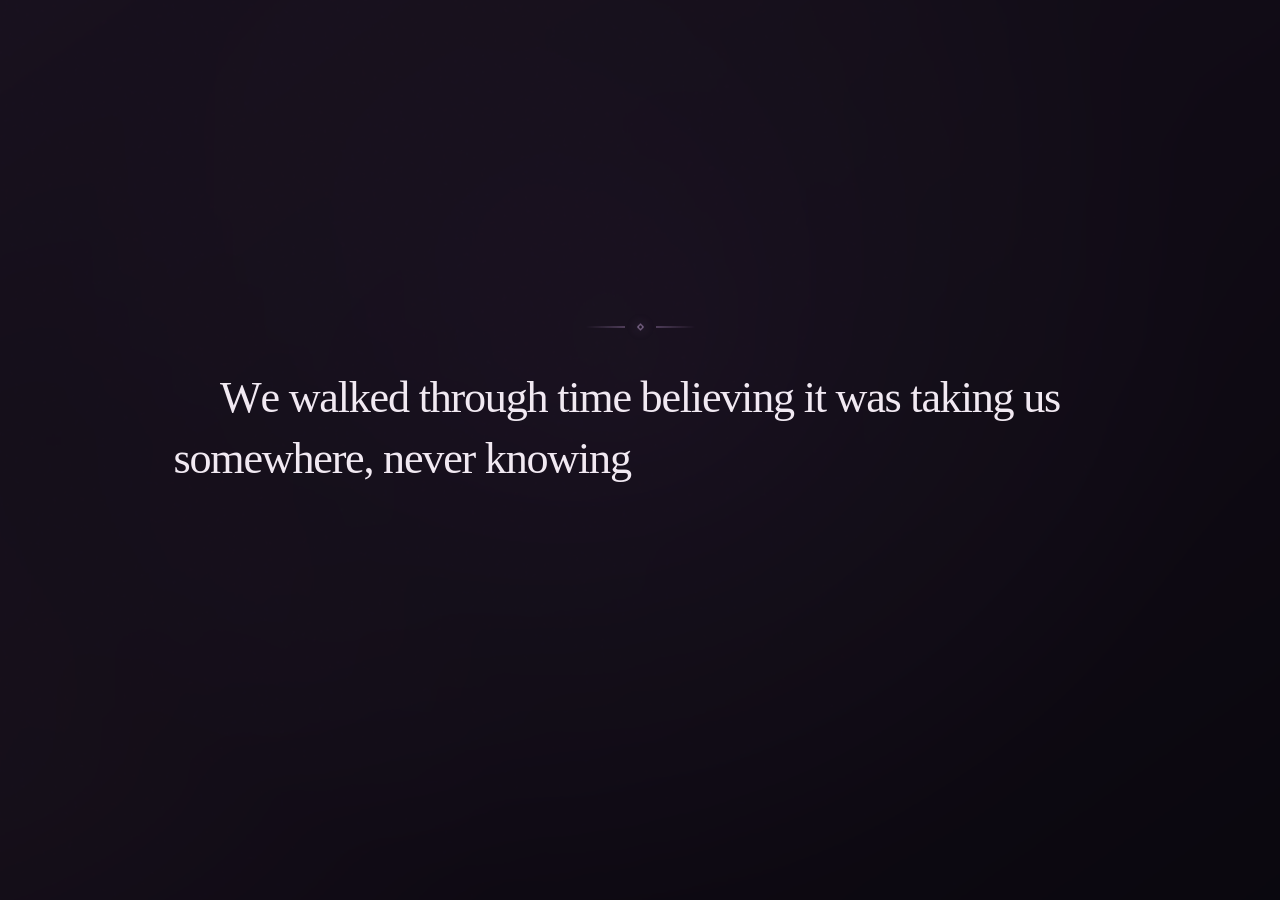
<file: index.html>
<!doctype html>
<html lang="en">
<head>
  <meta charset="utf-8">
  <meta name="viewport" content="width=device-width, initial-scale=1, viewport-fit=cover">
  <meta name="theme-color" content="#08060c">
  <meta name="description" content="A personal story told through memories, photographs and moments that mattered.">
  <title>November 2020 — The Beginning of Us</title>
  <link rel="preload" as="image" href="assets/sandhya-display-picture.jpg">
  <link rel="preload" as="image" href="assets/memories/profile-request-photo.jpg">
  <link rel="stylesheet" href="style.css">
</head>
<body>
  <main id="experience" class="experience" aria-label="An interactive memory">
    <div class="atmosphere" aria-hidden="true"></div>
    <div class="grain" aria-hidden="true"></div>

    <section class="scene scene-poem is-active" data-scene="0" aria-label="Opening poem">
      <div class="poem-stage">
        <div class="poem-ornament" aria-hidden="true"><span></span><i></i><span></span></div>
        <h1 id="poem" class="poem"> </h1>
      </div>
    </section>

    <section class="scene scene-date" data-scene="1" aria-label="November 11, 2020">
      <div class="date-stage">
        <div class="date-kicker">THE DAY OF THE FIRST MESSAGE</div>
        <div class="date-line" aria-hidden="true"></div>
        <h2 class="date-main">November 11</h2>
        <div class="date-year">2020</div>
        <div class="date-line date-line-bottom" aria-hidden="true"></div>
      </div>
    </section>

    <section class="scene scene-chat" data-scene="2" aria-label="The first WhatsApp exchange">
      <div class="phone-aura" aria-hidden="true"></div>
      <div class="phone-shell" role="group" aria-label="A visual recreation of the first WhatsApp conversation">
        <div class="phone-side side-left" aria-hidden="true"></div>
        <div class="phone-side side-right" aria-hidden="true"></div>
        <div class="phone-screen">
          <div class="status-bar" aria-hidden="true">
            <span class="status-time"> </span>
            <span class="dynamic-island"></span>
            <span class="status-icons">
              <svg viewBox="0 0 19 14"><path d="M1 5.2C5.8 1 13.2 1 18 5.2M4 8.2c3.2-2.8 7.8-2.8 11 0M7.2 11.1c1.5-1.3 3.1-1.3 4.6 0"/></svg>
              <svg viewBox="0 0 18 14"><path d="M1 4.2 9 1l8 3.2v8.3H1z"/><path d="M3.5 10h11"/></svg>
              <svg viewBox="0 0 22 13"><rect x="1" y="1" width="17" height="11" rx="2"/><path d="M20 4.3v4.4"/><rect class="battery-level" x="3" y="3" width="12" height="7" rx="1"/></svg>
            </span>
          </div>
          <header class="chat-header">
            <div class="back-chevron" aria-hidden="true">
              <svg viewBox="0 0 24 24"><path d="m15 4-8 8 8 8"/></svg>
            </div>
            <img class="avatar" src="assets/sandhya-display-picture.jpg" alt="Sandhya's display picture from that time">
            <div class="contact-details">
              <div class="contact-name">SANDHYA</div>
            </div>
            <div class="chat-actions" aria-hidden="true">
              <svg viewBox="0 0 24 24"><path d="M4.5 3.8h3.1l1.7 4.1-2 1.7a15 15 0 0 0 7.1 7.1l1.7-2 4.1 1.7v3.1a1.8 1.8 0 0 1-1.9 1.8C9 21 3 15 2.7 5.7a1.8 1.8 0 0 1 1.8-1.9Z"/></svg>
              <svg viewBox="0 0 24 24"><rect x="3" y="6" width="13" height="12" rx="2"/><path d="m16 10 5-3v10l-5-3"/></svg>
              <svg viewBox="0 0 24 24"><circle cx="12" cy="5" r="1.5"/><circle cx="12" cy="12" r="1.5"/><circle cx="12" cy="19" r="1.5"/></svg>
            </div>
          </header>

          <div class="chat-body">
            <div class="chat-wallpaper" aria-hidden="true"></div>
            <div class="chat-flow">
              <div class="message-row outgoing" id="message-gif">
                <div class="bubble bubble-gif">
                  <div class="birthday-frame">
                    <img id="birthdayFrame" src="assets/birthday-frames/frame-00.webp" alt="Birthday cake with candles and the words HAPPY BIRTHDAY">
                  </div>
                </div>
              </div>
              <div class="message-row incoming" id="message-thanks">
                <div class="bubble bubble-text">Thank you</div>
              </div>
              <div class="message-row outgoing" id="message-welcome">
                <div class="bubble bubble-text">Welcome</div>
              </div>
            </div>
          </div>

          <div class="chat-composer" aria-hidden="true">
            <span class="composer-plus">＋</span>
            <div class="composer-input"><span>Message</span><span class="composer-smile">☺</span></div>
            <svg class="composer-camera" viewBox="0 0 24 24"><path d="M4 7h3l1.4-2h7.2L17 7h3v12H4z"/><circle cx="12" cy="13" r="3.2"/></svg>
            <svg class="composer-mic" viewBox="0 0 24 24"><rect x="9" y="3" width="6" height="12" rx="3"/><path d="M5.5 11.5a6.5 6.5 0 0 0 13 0M12 18v3m-3 0h6"/></svg>
          </div>
          <div class="home-indicator" aria-hidden="true"></div>
        </div>
      </div>
    </section>

    <section class="scene scene-closing" data-scene="3" aria-label="And this is how everything started">
      <div class="closing-stage">
        <div class="closing-rule" aria-hidden="true"></div>
        <h2>And this is how everything started.</h2>
        <div class="closing-rule closing-rule-bottom" aria-hidden="true"></div>
      </div>
    </section>

    <section class="scene scene-days-intro" data-scene="4" aria-label="Days Without a Label, November 11–24, 2020">
      <div class="days-intro-stage">
        <div class="chapter-overline">NOVEMBER 11 — 24, 2020</div>
        <h2 class="days-title">Days Without a Label</h2>
        <div class="interval-track" aria-hidden="true">
          <span class="interval-date interval-start">NOV 11</span>
          <span class="interval-line"><i></i></span>
          <span class="interval-date interval-end">NOV 24</span>
        </div>
        <div class="days-intro-copy">
          <p>After that first birthday wish, the conversations didn't end.</p>
          <p>One message slowly led to another. We talked regularly, sharing little things about our days and getting to know each other a little more with every conversation.</p>
          <p>Without either of us noticing exactly when, talking to each other became a habit.</p>
        </div>
      </div>
    </section>

    <section class="scene scene-phones" data-scene="5" aria-label="The phones we borrowed to stay in touch">
      <div class="phones-stage">
        <div class="chapter-overline">HOW WE KEPT IN TOUCH</div>
        <h2 class="phones-title">We found a way to talk.</h2>
        <div class="borrowed-layout">
          <div class="borrowed-phone borrowed-her">
            <div class="mini-handset" aria-hidden="true">
              <span class="mini-speaker"></span><span class="mini-screen"></span><span class="mini-home"></span>
            </div>
            <span class="borrowed-label">HER FATHER'S PHONE</span>
          </div>
          <div class="borrowed-phone borrowed-mine">
            <div class="mini-handset mini-handset-mine" aria-hidden="true">
              <span class="mini-speaker"></span><span class="mini-screen"></span><span class="mini-home"></span>
            </div>
            <span class="borrowed-label">BAROMA'S PHONE</span>
          </div>
          <div class="whatsapp-flight whatsapp-outbound" aria-hidden="true">
            <svg viewBox="0 0 48 48"><circle cx="24" cy="24" r="22" fill="#20b96b"/><path d="M24 9.7a14.3 14.3 0 0 0-12.2 21.8l-1.2 5.1 5.3-1.4A14.3 14.3 0 1 0 24 9.7Z" fill="none" stroke="#fff" stroke-width="2.1" stroke-linecap="round" stroke-linejoin="round"/><path d="M18.2 17.5c.4-.6.9-.8 1.4-.6l2.1 1.1c.6.3.8.9.5 1.5l-.8 1.2c1.1 1.8 2.6 3.2 4.5 4.2l1.2-.7c.6-.3 1.2-.1 1.5.5l1.1 2.1c.3.6.1 1.2-.4 1.6-.9.6-2 .9-3.1.6-2.5-.6-5.4-2.7-7.5-4.8-2-2-3.6-4.5-4-6.6-.2-1 .3-2 1.5-2.9Z" fill="#fff"/></svg>
          </div>
          <div class="whatsapp-flight whatsapp-return" aria-hidden="true">
            <svg viewBox="0 0 48 48"><circle cx="24" cy="24" r="22" fill="#20b96b"/><path d="M24 9.7a14.3 14.3 0 0 0-12.2 21.8l-1.2 5.1 5.3-1.4A14.3 14.3 0 1 0 24 9.7Z" fill="none" stroke="#fff" stroke-width="2.1" stroke-linecap="round" stroke-linejoin="round"/><path d="M18.2 17.5c.4-.6.9-.8 1.4-.6l2.1 1.1c.6.3.8.9.5 1.5l-.8 1.2c1.1 1.8 2.6 3.2 4.5 4.2l1.2-.7c.6-.3 1.2-.1 1.5.5l1.1 2.1c.3.6.1 1.2-.4 1.6-.9.6-2 .9-3.1.6-2.5-.6-5.4-2.7-7.5-4.8-2-2-3.6-4.5-4-6.6-.2-1 .3-2 1.5-2.9Z" fill="#fff"/></svg>
          </div>
        </div>
        <p class="phones-footnote">We would borrow the phones in the name of studying. But somehow, the hours meant for books often slipped into conversations with each other.</p>
      </div>
    </section>

    <section class="scene scene-name" data-scene="6" aria-label="Friends teasing me with her name">
      <div class="name-stage">
        <div class="chapter-overline">A NAME THAT MADE ME BLUSH</div>
        <p class="name-lead">My friends had started teasing me with her name.</p>
        <h2 class="memory-name">SANDHYA</h2>
        <p class="name-follow">Whenever I heard it, I would blush before I could stop myself.</p>
      </div>
    </section>

    <section class="scene scene-photo" data-scene="7" aria-label="The first photograph she sent me">
      <div class="photo-memory-stage">
        <div class="photo-copy">
          <p class="photo-beat-one">There was something I wanted to ask her for. I wanted her picture.</p>
          <p class="photo-beat-two">But I was afraid to ask. What if she judged me? What if she wondered why I wanted her picture?</p>
          <p class="photo-beat-three">I kept thinking about it, unsure how she would react. But eventually, I gathered the courage and asked her.</p>
          <p class="photo-beat-four">And she sent it.</p>
          <p class="photo-beat-five">It was the very first photograph of herself she had ever sent me.</p>
        </div>
        <figure class="memory-photo-frame">
          <img src="assets/sandhya-display-picture.jpg" alt="The original photograph she sent me">
          <figcaption>THE FIRST PHOTOGRAPH SHE SENT ME</figcaption>
        </figure>
      </div>
    </section>

    <section class="scene scene-archive" data-scene="8" aria-label="Looking back on the little moments">
      <div class="archive-stage">
        <div class="chapter-overline">LOOKING BACK</div>
        <div class="archive-layout">
          <div class="archive-list" aria-label="Memories from those days">
            <div class="archive-item">Our conversations</div>
            <div class="archive-item">Borrowed phones</div>
            <div class="archive-item">Friends teasing me</div>
            <div class="archive-item">The first photograph</div>
          </div>
          <div class="archive-reflection">
            <p>Back then, those days felt as though they would never run out.</p>
            <p>There would always be another conversation, another ordinary day, another little moment to look forward to.</p>
            <p class="archive-final-line">I never thought that someday, these would be the very moments I'd wish to return to, just once more.</p>
          </div>
        </div>
      </div>
    </section>

    <section class="scene scene-nov24" data-scene="9" aria-label="November 24, 2020">
      <div class="nov24-card">
        <div class="chapter-overline">THE NEXT DATE IN THE STORY</div>
        <div class="nov24-rule" aria-hidden="true"></div>
        <h2>November 24</h2>
        <div class="nov24-year">2020</div>
        <p>And just like that, November 24 was here.</p>
        <div class="nov24-rule nov24-rule-bottom" aria-hidden="true"></div>
      </div>
    </section>



    <section class="scene scene-cancelled" data-scene="10" aria-label="The cancelled tuition class">
      <div class="chapter-story-stage cancelled-stage">
        <div class="chapter-overline">NOVEMBER 24, 2020</div>
        <h2 class="story-heading">The day did not go as planned.</h2>
        <div class="story-copy cancelled-copy">
          <p>Our tuition class was cancelled. Sir had told me first and asked me to let the others know if anyone came, because my house was right next to the place where we held our classes.</p>
          <p>I had planned to tell her how I felt that day. When the class was cancelled, I thought I had lost my chance.</p>
        </div>
      </div>
    </section>

    <section class="scene scene-arrival" data-scene="11" aria-label="She arrived anyway">
      <div class="chapter-story-stage arrival-stage">
        <div class="chapter-overline">BUT SHE CAME ANYWAY</div>
        <h2 class="story-heading arrival-heading">She arrived, unaware.</h2>
        <div class="story-copy arrival-copy">
          <p>She came anyway, not knowing the class had been cancelled.</p>
          <p>Seeing her made me immensely happy. But when the moment came, nervousness took over. I couldn't say what I had rehearsed. I only told her that class had been cancelled.</p>
        </div>
      </div>
    </section>

    <section class="scene scene-sunset" data-scene="12" aria-label="Waiting for sunset">
      <div class="sunset-stage">
        <div class="chapter-overline">SO I CHOSE ANOTHER WAY</div>
        <h2 class="story-heading">I would tell her over WhatsApp.</h2>
        <div class="sunset-horizon" aria-hidden="true"><span></span></div>
        <div class="story-copy sunset-copy">
          <p>If I couldn't express my feelings in person, I would try to put them into words instead.</p>
          <p>I kept waiting for sunset. That was usually when we talked, and I was looking forward to that familiar moment.</p>
          <p>The day seemed to move more slowly than any other. At last, evening began to arrive.</p>
        </div>
      </div>
    </section>

    <section class="scene scene-nerves" data-scene="13" aria-label="The nervousness before sending the message">
      <div class="nerves-stage">
        <div class="chapter-overline">JUST BEFORE I SENT IT</div>
        <h2 class="story-heading nerves-heading">The words were ready. I wasn't.</h2>
        <div class="story-copy nerves-copy">
          <p>My heart was racing, my knee would not stay still, and my hands trembled over the keyboard.</p>
          <p>Every word seemed difficult to type. I was excited, afraid, and unable to settle my thoughts.</p>
        </div>
        <div class="nerves-pulse" aria-hidden="true"><span></span><span></span><span></span></div>
      </div>
    </section>

    <section class="scene scene-confession-poem" data-scene="14" aria-label="The poem I wrote for her">
      <div class="confession-poem-stage">
        <div class="confession-poem-intro">
          <p>I couldn't find the courage to tell her everything I felt directly.</p>
          <p>So I wrote this poem for her, hoping the words would say what I couldn't.</p>
        </div>
        <div class="chapter-overline confession-poem-kicker">A POEM I WROTE FOR HER</div>
        <h2 class="confession-poem-title">Let You Know</h2>
        <div class="confession-poem-lines">
          <p>Do you know I am afraid of you?</p>
          <p>I am afraid to talk to you</p>
          <p>I am afraid when you come to me</p>
          <p>I am afraid to lose you</p>
          <p>I am afraid to ask you</p>
          <p>Would you love me?</p>
          <p>But today I have made my mindset</p>
          <p>To let you know everything I feel for you</p>
        </div>
        <a class="full-poem-link" id="fullPoemLink" href="let-you-know.html" target="_blank" rel="opener">
          Read the complete poem <span aria-hidden="true">↗</span>
        </a>
      </div>
    </section>

    <section class="scene scene-reply-wait" data-scene="15" aria-label="She asked for time to think">
      <div class="chapter-story-stage reply-stage">
        <div class="chapter-overline">AFTER I SENT THE POEM</div>
        <h2 class="story-heading">She needed time.</h2>
        <div class="story-copy reply-copy">
          <p>The poem had already said what I had struggled so long to express. I had finally let her know how I felt.</p>
          <p>But she wasn't ready with an answer. She asked me for some time to think.</p>
          <p>I respected her decision. There was nothing left for me to do but wait.</p>
        </div>
      </div>
    </section>

    <section class="scene scene-night" data-scene="16" aria-label="The longest night">
      <div class="night-stage">
        <div class="chapter-overline">NOVEMBER 24 — THE LONGEST NIGHT</div>
        <h2 class="story-heading">I tried to wait.</h2>
        <div class="story-copy night-copy">
          <p>I tried to respect her decision, but <strong>waiting was harder</strong> than I had imagined.</p>
          <p>What if she <strong>said no</strong>?</p>
          <p>What if things between us <strong>changed</strong>?</p>
          <p>What if I lost not only the chance to be with her, but also the <strong>friendship</strong> we already shared?</p>
          <p>That night, my thoughts wouldn't settle. I <strong>couldn't sleep</strong>. I kept wondering what her answer would be, going over every possibility in my mind, unable to escape the uncertainty.</p>
          <p class="night-final">It was the <strong>longest night</strong> I could remember.</p>
        </div>
        <div class="night-glimmer" aria-hidden="true"></div>
      </div>
    </section>

    <section class="scene scene-yes" data-scene="17" aria-label="November 25, 2020 — Yes">
      <div class="yes-stage">
        <div class="chapter-overline yes-date">November 25, 2020</div>
        <div class="yes-rule" aria-hidden="true"></div>
        <h2 class="yes-word">Yes.</h2>
        <p class="yes-caption">The answer I had been waiting for.</p>
        <div class="yes-rule yes-rule-bottom" aria-hidden="true"></div>
      </div>
    </section>

    <section class="scene scene-afterglow" data-scene="18" aria-label="The world turned from greyscale to colour">
      <div class="afterglow-stage">
        <div class="chapter-overline">AND THEN SHE TOLD ME SOMETHING MORE</div>
        <h2 class="story-heading afterglow-heading">She had liked me before I ever asked.</h2>
        <div class="story-copy afterglow-copy">
          <p>She told me she had liked me even before I proposed.</p>
          <p>It felt as though my life had suddenly shifted from greyscale into colour. The world around me was the same, but somehow everything looked brighter.</p>
          <p>All the fears that had filled the night before began to fade.</p>
          <p class="afterglow-final">And just like that, something I had only imagined became part of our story.</p>
        </div>
      </div>
    </section>

    <section class="scene scene-first-selfies" data-scene="19" aria-label="The first photographs together, November 28, 2020">
      <div class="first-selfies-stage">
        <div class="chapter-overline first-selfies-date">NOVEMBER 28, 2020</div>
        <div class="first-selfies-gallery" aria-label="The first two selfies together">
          <figure class="first-selfie first-selfie-one">
            <img src="assets/memories/nov28-selfie-1.jpg" alt="The first selfie taken together on November 28, 2020">
          </figure>
          <figure class="first-selfie first-selfie-two">
            <img src="assets/memories/nov28-selfie-2.jpg" alt="The second selfie taken together on November 28, 2020">
          </figure>
        </div>
        <div class="first-selfies-copy" aria-label="The story behind the first photographs">
          <p>It had been just three days since we had become a couple.</p>
          <p>On November 28, 2020, we went to tuition earlier than usual, hoping to spend a little more time together.</p>
          <p>We were excited, but a little nervous too because our tuition was at my uncle's house, where everyone knew me. We were also afraid someone might notice us and start spreading rumours about our relationship.</p>
          <p>That afternoon, I gently placed my hand over her shoulder as we took our first selfies together. It might have seemed like a simple gesture, but for us, it meant so much. No one had ever shown her that kind of closeness before, which made that little moment especially precious to both of us.</p>
          <p>Those two photographs became our first captured memories as a couple.</p>
        </div>
      </div>
    </section>

    <section class="scene scene-profile-memory" data-scene="20" aria-label="The photograph she made her profile picture">
      <div class="profile-memory-stage">
        <div class="chapter-overline profile-memory-kicker">A LITTLE REQUEST, A SPECIAL FEELING</div>
        <figure class="profile-memory-photo-wrap">
          <img class="profile-memory-photo" src="assets/memories/profile-request-photo.jpg" alt="The photograph she shared and later used as her WhatsApp profile picture">
        </figure>
        <div class="profile-memory-copy" aria-label="The story behind the photograph">
          <p>After we got into a relationship, she once shared this photograph with me.</p>
          <p>I jokingly asked her to put it as her WhatsApp profile picture. I had said it so casually, never imagining that she would actually do it. But she put that picture up as her profile photo almost immediately, without hesitation or a second thought. She did it so quickly that I didn't even get the chance to tell her I was only joking.</p>
          <p>It might have seemed like such a small thing, but for some reason, it stayed with me. Seeing her do something so simple just because I had asked made me feel that I had become someone special to her.</p>
          <p>Perhaps it wasn't a grand gesture, but sometimes, the smallest things make us feel the most special.</p>
        </div>
      </div>
    </section>



    <section class="scene story-memory scene-red-outfit" data-scene="21" aria-label="The day I fell a little deeper">
      <div class="story-memory-stage">
        <div class="chapter-overline story-memory-kicker">THE DAY I FELL A LITTLE DEEPER</div>
        <div class="story-memory-gallery story-memory-pair" aria-label="Two photographs in the red traditional outfit">
          <figure class="story-memory-photo"><img src="assets/memories/red-outfit-1.jpg" alt="Her in a red traditional outfit, seated on a red bench"></figure>
          <figure class="story-memory-photo"><img src="assets/memories/red-outfit-2.jpg" alt="Her in the same red traditional outfit, seated on a decorated red and gold sofa"></figure>
        </div>
        <div class="story-memory-copy" aria-label="The story behind these photographs">
          <p>I don't think you ever realised how deeply these photographs affected me.</p>
          <p>I was already in love with you, but seeing you like this made me fall a little deeper. I was genuinely mesmerised. There was something about the way you carried yourself that made it impossible for me not to admire you. I remember wishing I could have seen you like this with my own eyes, rather than only through photographs.</p>
          <p>But these pictures hold a bittersweet memory too. The same sight that made me fall for you even more also caught someone else's attention, someone who would eventually become a nightmare in your life. It's strange how one beautiful moment can hold such different meanings in two people's stories.</p>
          <p>Even today, whenever I look at these photographs, I still see the girl who made me fall a little deeper in love.</p>
        </div>
      </div>
    </section>

    <section class="scene story-memory scene-picnic" data-scene="22" aria-label="The picnic I couldn't be part of">
      <div class="story-memory-stage">
        <div class="chapter-overline story-memory-kicker">THE PICNIC I COULDN'T BE PART OF</div>
        <div class="story-memory-gallery story-memory-pair" aria-label="Two photographs from the tuition group's picnic">
          <figure class="story-memory-photo"><img src="assets/memories/picnic-1.jpg" alt="Her in a teal jacket beside the water during the tuition group's picnic"></figure>
          <figure class="story-memory-photo"><img src="assets/memories/picnic-2.jpg" alt="Her taking a selfie inside the vehicle during the tuition group's picnic outing"></figure>
        </div>
        <div class="story-memory-copy" aria-label="The story behind the picnic photographs">
          <p>These photographs were from the picnic she went on with our tuition group.</p>
          <p>I had wanted to be there too, but by then, my parents had found out about our relationship and wouldn't allow me to go. To make matters worse, our school had organised its own picnic just a day before theirs. I had been looking forward to this one for so long, only to end up missing it.</p>
          <p>But honestly, it was never really about the picnic itself. It was about the time I had imagined spending with her, the memories we could have made, and all those little moments we could have shared.</p>
          <p>Even today, I sometimes wonder what that day might have been like if I had been there with her. Perhaps it would have become another beautiful memory for us to look back on.</p>
        </div>
      </div>
    </section>

    <section class="scene story-memory scene-little-pictures" data-scene="23" aria-label="The little pictures I waited for">
      <div class="story-memory-stage story-memory-stage-collection">
        <div class="chapter-overline story-memory-kicker">THE LITTLE PICTURES I WAITED FOR</div>
        <div class="story-memory-gallery story-memory-collection" aria-label="Five individual photographs she sent at different times">
          <figure class="story-memory-photo"><img src="assets/memories/little-picture-1.jpg" alt="A close-up photograph she sent"></figure>
          <figure class="story-memory-photo"><img src="assets/memories/little-picture-2.jpg" alt="A portrait photograph she sent in a red outfit"></figure>
          <figure class="story-memory-photo"><img src="assets/memories/little-picture-3.jpg" alt="A photograph she sent wearing a yellow outfit"></figure>
          <figure class="story-memory-photo"><img src="assets/memories/little-picture-4.jpg" alt="A selfie she sent wearing a pink shirt and earphones"></figure>
          <figure class="story-memory-photo"><img src="assets/memories/little-picture-5.jpg" alt="A portrait photograph she sent in an orange outfit"></figure>
        </div>
        <div class="story-memory-copy story-memory-collection-copy" aria-label="The story behind the photographs she sent">
          <p>You were never much of a photo person, so you rarely had many pictures of yourself.</p>
          <p>I used to complain that I never had enough photographs of you to look at. And perhaps, just to make me happy, you would sometimes take a picture of yourself and send it to me, completely out of the blue.</p>
          <p>They might have been ordinary, unplanned pictures to you, but to me, each one felt special. I would find myself looking at them again and again, holding on to those little glimpses of you.</p>
          <p>Little did you know that those random photographs would become some of my most treasured memories of you.</p>
        </div>
      </div>
    </section>

    <section class="scene story-memory scene-last-together" data-scene="24" aria-label="Before distance found its way">
      <div class="story-memory-stage">
        <div class="chapter-overline story-memory-kicker">BEFORE DISTANCE FOUND ITS WAY</div>
        <div class="story-memory-gallery story-memory-pair" aria-label="The last two photographs together before distance">
          <figure class="story-memory-photo"><img src="assets/memories/last-together-1.jpg" alt="The two of us standing together during the Milad celebration at her school"></figure>
          <figure class="story-memory-photo"><img src="assets/memories/last-together-2.jpg" alt="A closer photograph of us standing together during the Milad celebration"></figure>
        </div>
        <div class="story-memory-copy" aria-label="The story behind our last photographs together">
          <p>These were the last photographs we took together before distance slowly found its way into our lives.</p>
          <p>They were taken during the Milad celebration at her school. I still remember how our friends teased me when they saw these pictures, pointing out how happily we were smiling beside each other and how good we looked together.</p>
          <p>We didn't know it then, but our paths would soon take us in different directions. She chose Arts and stayed here, while I chose Science and moved to Dhubri to continue my studies.</p>
          <p>Looking back, there's something bittersweet about these photographs. At the time, they were simply pictures of two people smiling together. But they became the last captured moments of a chapter in which being together was still so much easier.</p>
          <p>I didn't know then how much I would come to miss moments like these.</p>
        </div>
      </div>
    </section>

    <section class="scene scene-separation" data-scene="25" aria-label="Our Days began to Change">
      <div class="separation-stage">
        <header class="separation-heading">
          <div class="chapter-overline separation-kicker">AFTER HSLC</div>
          <h2 class="separation-title">Our Days began to Change</h2>
        </header>

        <div class="separation-choices" aria-label="Our different academic choices">
          <div class="separation-choice separation-choice-her">
            <span class="separation-choice-label">HER CHOICE</span>
            <strong>ARTS</strong>
            <small>HALAKURA</small>
          </div>
          <div class="separation-choice separation-choice-mine">
            <span class="separation-choice-label">MY CHOICE</span>
            <strong>SCIENCE</strong>
            <small>DHUBRI</small>
          </div>
        </div>

        <div class="separation-copy" aria-label="What changed after our HSLC examinations">
          <p>After HSLC, our different stream choices began taking us in different directions. You stayed in Halakura to pursue Arts, while I moved to Dhubri to study Science.</p>
          <p>Until then, seeing you had been part of my everyday life. We attended the same tuition and lived close enough that meeting never needed planning. But now, we were in different places, and the familiar ease of seeing each other was changing. We were still together, but for the first time, distance had become a part of our story.</p>
        </div>
      </div>
    </section>

    <section class="scene scene-hope-intro" data-scene="26" aria-label="A Little Hope">
      <div class="hope-stage hope-intro-stage">
        <header class="hope-heading">
          <h2 class="hope-title">A Little Hope</h2>
        </header>
        <div class="hope-intro-block">
          <p class="hope-intro-copy">Even though distance had changed the way we could meet, I wasn't ready to give up those moments with you. I knew I couldn't see you as easily as before, but I wasn't going to let go of every chance I still had. There was still one thing that connected us.</p>
          <div class="hope-english-title" aria-label="English tuition">ENGLISH TUITION</div>
        </div>
      </div>
    </section>

    <section class="scene scene-hope-journey" data-scene="27" aria-label="The Journey">
      <div class="hope-stage hope-journey-stage">
        <header class="hope-journey-heading">
          <div class="chapter-overline hope-journey-kicker">THE JOURNEY</div>
          <h2 class="hope-journey-title">And that gave me a reason to make the journey.</h2>
        </header>
        <div class="hope-journey-block">
          <div class="hope-map-shell">
            <div class="hope-map-frame">
              <img class="hope-map-image" src="assets/separation-map.png" alt="Cinematic route map from Dhubri to Halakura through Gauripur, Balajan, Golakganj and Agomani, marked as 39.2 kilometres">
              <div class="hope-map-vignette" aria-hidden="true"></div>
              <svg class="hope-route-overlay" viewBox="0 0 1535 1024" preserveAspectRatio="none" aria-hidden="true">
                <path class="hope-route-cover" d="M 431.5 148.0 L 429.6 149.5 L 428.9 154.1 L 429.8 160.0 L 433.3 166.0 L 439.0 172.0 L 445.0 178.0 L 451.0 184.0 L 456.3 190.0 L 459.7 196.0 L 461.5 202.0 L 462.9 208.0 L 463.8 214.0 L 464.0 220.0 L 464.1 226.0 L 464.5 232.0 L 464.9 238.0 L 465.0 244.0 L 465.0 250.0 L 465.0 256.0 L 465.0 262.0 L 465.0 268.0 L 465.0 274.0 L 464.9 280.0 L 464.3 286.0 L 463.6 292.0 L 462.8 298.0 L 462.5 304.0 L 462.9 310.0 L 463.7 316.0 L 464.9 321.9 L 467.8 326.9 L 473.0 329.4 L 479.0 329.5 L 485.0 330.4 L 491.0 332.4 L 497.0 332.6 L 503.0 331.0 L 509.0 329.3 L 515.0 327.8 L 521.0 327.1 L 527.0 327.3 L 533.0 328.0 L 539.0 329.0 L 545.0 329.9 L 551.0 330.8 L 557.0 331.6 L 563.0 332.3 L 569.0 333.1 L 575.0 333.8 L 581.0 334.3 L 587.0 335.0 L 593.0 335.6 L 599.0 336.3 L 605.0 337.0 L 611.0 337.7 L 617.0 339.3 L 623.0 341.4 L 629.0 343.6 L 635.0 345.7 L 641.0 347.8 L 647.0 349.8 L 653.0 351.2 L 659.0 352.3 L 665.0 353.2 L 671.0 354.2 L 677.0 355.4 L 683.0 356.5 L 689.0 357.6 L 695.0 358.7 L 701.0 359.7 L 707.0 360.8 L 713.0 362.2 L 719.0 363.7 L 725.0 365.1 L 731.0 366.6 L 737.0 368.1 L 743.0 369.6 L 749.0 371.0 L 755.0 372.5 L 761.0 373.8 L 767.0 375.2 L 773.0 376.8 L 779.0 378.9 L 785.0 381.8 L 790.9 385.0 L 796.0 389.4 L 798.6 395.0 L 801.2 400.6 L 806.1 404.0 L 812.0 403.7 L 818.0 400.7 L 824.0 399.0 L 830.0 399.6 L 836.0 400.5 L 842.0 400.9 L 848.0 401.1 L 854.0 401.5 L 860.0 402.0 L 866.0 402.1 L 872.0 402.8 L 878.0 404.1 L 884.0 405.6 L 890.0 407.1 L 896.0 408.8 L 902.0 410.5 L 908.0 412.1 L 914.0 413.4 L 920.0 414.8 L 926.0 416.0 L 932.0 416.9 L 938.0 417.8 L 944.0 419.0 L 950.0 420.2 L 956.0 421.5 L 961.7 423.3 L 965.9 427.3 L 969.2 432.8 L 974.1 437.5 L 979.1 441.7 L 982.2 447.0 L 984.2 453.0 L 986.1 459.0 L 988.3 465.0 L 990.4 471.0 L 992.6 477.0 L 994.7 483.0 L 996.9 489.0 L 999.2 495.0 L 1001.4 501.0 L 1003.6 507.0 L 1006.1 513.0 L 1009.7 518.7 L 1015.0 523.1 L 1021.0 526.1 L 1027.0 528.3 L 1033.0 530.9 L 1039.0 534.7 L 1045.0 539.6 L 1051.0 544.8 L 1056.5 550.2 L 1061.3 556.0 L 1065.9 562.0 L 1070.6 567.3 L 1076.1 571.1 L 1082.0 574.0 L 1088.0 576.4 L 1094.0 577.7 L 1100.0 577.4 L 1106.0 576.3 L 1112.0 575.2 L 1118.0 574.2 L 1124.0 573.2 L 1130.0 572.2 L 1136.0 571.2 L 1142.0 570.2 L 1148.0 569.2 L 1154.0 568.4 L 1160.0 568.8 L 1165.6 570.9 L 1170.1 575.2 L 1175.1 581.0 L 1181.0 587.0 L 1186.6 593.0 L 1191.2 599.0 L 1195.0 605.0 L 1198.0 611.0 L 1200.2 617.0 L 1201.5 623.0 L 1202.0 629.0 L 1202.0 635.0 L 1202.0 641.0 L 1202.0 647.0 L 1202.0 653.0 L 1202.0 659.0 L 1202.0 665.0 L 1202.2 671.0 L 1203.2 677.0 L 1204.7 683.0 L 1206.2 689.0 L 1207.7 695.0 L 1209.2 701.0 L 1210.7 707.0 L 1212.0 713.0 L 1213.2 719.0 L 1214.7 725.0 L 1216.1 731.0 L 1216.0 737.0 L 1213.6 743.0 L 1211.8 749.0 L 1213.2 754.9 L 1217.5 760.4 L 1220.1 766.0 L 1219.5 772.0 L 1218.1 778.0 L 1216.6 784.0 L 1215.1 790.0 L 1213.5 796.0 L 1211.9 802.0 L 1210.1 808.0 L 1208.5 814.0 L 1207.0 820.0 L 1205.9 826.0 L 1205.2 832.0 L 1205.2 838.0 L 1206.0 844.0 L 1207.8 850.0 L 1210.2 856.0 L 1213.2 862.0 L 1216.3 868.0 L 1219.5 874.0 L 1222.7 880.0 L 1225.9 886.0 L 1229.8 892.0 L 1235.1 897.4 L 1240.7 900.4 L 1245.2 902.7 L 1247.5 905.3" />
                <path class="hope-route-glow" id="hopeRouteGlow" d="M 431.5 148.0 L 429.6 149.5 L 428.9 154.1 L 429.8 160.0 L 433.3 166.0 L 439.0 172.0 L 445.0 178.0 L 451.0 184.0 L 456.3 190.0 L 459.7 196.0 L 461.5 202.0 L 462.9 208.0 L 463.8 214.0 L 464.0 220.0 L 464.1 226.0 L 464.5 232.0 L 464.9 238.0 L 465.0 244.0 L 465.0 250.0 L 465.0 256.0 L 465.0 262.0 L 465.0 268.0 L 465.0 274.0 L 464.9 280.0 L 464.3 286.0 L 463.6 292.0 L 462.8 298.0 L 462.5 304.0 L 462.9 310.0 L 463.7 316.0 L 464.9 321.9 L 467.8 326.9 L 473.0 329.4 L 479.0 329.5 L 485.0 330.4 L 491.0 332.4 L 497.0 332.6 L 503.0 331.0 L 509.0 329.3 L 515.0 327.8 L 521.0 327.1 L 527.0 327.3 L 533.0 328.0 L 539.0 329.0 L 545.0 329.9 L 551.0 330.8 L 557.0 331.6 L 563.0 332.3 L 569.0 333.1 L 575.0 333.8 L 581.0 334.3 L 587.0 335.0 L 593.0 335.6 L 599.0 336.3 L 605.0 337.0 L 611.0 337.7 L 617.0 339.3 L 623.0 341.4 L 629.0 343.6 L 635.0 345.7 L 641.0 347.8 L 647.0 349.8 L 653.0 351.2 L 659.0 352.3 L 665.0 353.2 L 671.0 354.2 L 677.0 355.4 L 683.0 356.5 L 689.0 357.6 L 695.0 358.7 L 701.0 359.7 L 707.0 360.8 L 713.0 362.2 L 719.0 363.7 L 725.0 365.1 L 731.0 366.6 L 737.0 368.1 L 743.0 369.6 L 749.0 371.0 L 755.0 372.5 L 761.0 373.8 L 767.0 375.2 L 773.0 376.8 L 779.0 378.9 L 785.0 381.8 L 790.9 385.0 L 796.0 389.4 L 798.6 395.0 L 801.2 400.6 L 806.1 404.0 L 812.0 403.7 L 818.0 400.7 L 824.0 399.0 L 830.0 399.6 L 836.0 400.5 L 842.0 400.9 L 848.0 401.1 L 854.0 401.5 L 860.0 402.0 L 866.0 402.1 L 872.0 402.8 L 878.0 404.1 L 884.0 405.6 L 890.0 407.1 L 896.0 408.8 L 902.0 410.5 L 908.0 412.1 L 914.0 413.4 L 920.0 414.8 L 926.0 416.0 L 932.0 416.9 L 938.0 417.8 L 944.0 419.0 L 950.0 420.2 L 956.0 421.5 L 961.7 423.3 L 965.9 427.3 L 969.2 432.8 L 974.1 437.5 L 979.1 441.7 L 982.2 447.0 L 984.2 453.0 L 986.1 459.0 L 988.3 465.0 L 990.4 471.0 L 992.6 477.0 L 994.7 483.0 L 996.9 489.0 L 999.2 495.0 L 1001.4 501.0 L 1003.6 507.0 L 1006.1 513.0 L 1009.7 518.7 L 1015.0 523.1 L 1021.0 526.1 L 1027.0 528.3 L 1033.0 530.9 L 1039.0 534.7 L 1045.0 539.6 L 1051.0 544.8 L 1056.5 550.2 L 1061.3 556.0 L 1065.9 562.0 L 1070.6 567.3 L 1076.1 571.1 L 1082.0 574.0 L 1088.0 576.4 L 1094.0 577.7 L 1100.0 577.4 L 1106.0 576.3 L 1112.0 575.2 L 1118.0 574.2 L 1124.0 573.2 L 1130.0 572.2 L 1136.0 571.2 L 1142.0 570.2 L 1148.0 569.2 L 1154.0 568.4 L 1160.0 568.8 L 1165.6 570.9 L 1170.1 575.2 L 1175.1 581.0 L 1181.0 587.0 L 1186.6 593.0 L 1191.2 599.0 L 1195.0 605.0 L 1198.0 611.0 L 1200.2 617.0 L 1201.5 623.0 L 1202.0 629.0 L 1202.0 635.0 L 1202.0 641.0 L 1202.0 647.0 L 1202.0 653.0 L 1202.0 659.0 L 1202.0 665.0 L 1202.2 671.0 L 1203.2 677.0 L 1204.7 683.0 L 1206.2 689.0 L 1207.7 695.0 L 1209.2 701.0 L 1210.7 707.0 L 1212.0 713.0 L 1213.2 719.0 L 1214.7 725.0 L 1216.1 731.0 L 1216.0 737.0 L 1213.6 743.0 L 1211.8 749.0 L 1213.2 754.9 L 1217.5 760.4 L 1220.1 766.0 L 1219.5 772.0 L 1218.1 778.0 L 1216.6 784.0 L 1215.1 790.0 L 1213.5 796.0 L 1211.9 802.0 L 1210.1 808.0 L 1208.5 814.0 L 1207.0 820.0 L 1205.9 826.0 L 1205.2 832.0 L 1205.2 838.0 L 1206.0 844.0 L 1207.8 850.0 L 1210.2 856.0 L 1213.2 862.0 L 1216.3 868.0 L 1219.5 874.0 L 1222.7 880.0 L 1225.9 886.0 L 1229.8 892.0 L 1235.1 897.4 L 1240.7 900.4 L 1245.2 902.7 L 1247.5 905.3" />
                <path class="hope-route-core" id="hopeRouteCore" d="M 431.5 148.0 L 429.6 149.5 L 428.9 154.1 L 429.8 160.0 L 433.3 166.0 L 439.0 172.0 L 445.0 178.0 L 451.0 184.0 L 456.3 190.0 L 459.7 196.0 L 461.5 202.0 L 462.9 208.0 L 463.8 214.0 L 464.0 220.0 L 464.1 226.0 L 464.5 232.0 L 464.9 238.0 L 465.0 244.0 L 465.0 250.0 L 465.0 256.0 L 465.0 262.0 L 465.0 268.0 L 465.0 274.0 L 464.9 280.0 L 464.3 286.0 L 463.6 292.0 L 462.8 298.0 L 462.5 304.0 L 462.9 310.0 L 463.7 316.0 L 464.9 321.9 L 467.8 326.9 L 473.0 329.4 L 479.0 329.5 L 485.0 330.4 L 491.0 332.4 L 497.0 332.6 L 503.0 331.0 L 509.0 329.3 L 515.0 327.8 L 521.0 327.1 L 527.0 327.3 L 533.0 328.0 L 539.0 329.0 L 545.0 329.9 L 551.0 330.8 L 557.0 331.6 L 563.0 332.3 L 569.0 333.1 L 575.0 333.8 L 581.0 334.3 L 587.0 335.0 L 593.0 335.6 L 599.0 336.3 L 605.0 337.0 L 611.0 337.7 L 617.0 339.3 L 623.0 341.4 L 629.0 343.6 L 635.0 345.7 L 641.0 347.8 L 647.0 349.8 L 653.0 351.2 L 659.0 352.3 L 665.0 353.2 L 671.0 354.2 L 677.0 355.4 L 683.0 356.5 L 689.0 357.6 L 695.0 358.7 L 701.0 359.7 L 707.0 360.8 L 713.0 362.2 L 719.0 363.7 L 725.0 365.1 L 731.0 366.6 L 737.0 368.1 L 743.0 369.6 L 749.0 371.0 L 755.0 372.5 L 761.0 373.8 L 767.0 375.2 L 773.0 376.8 L 779.0 378.9 L 785.0 381.8 L 790.9 385.0 L 796.0 389.4 L 798.6 395.0 L 801.2 400.6 L 806.1 404.0 L 812.0 403.7 L 818.0 400.7 L 824.0 399.0 L 830.0 399.6 L 836.0 400.5 L 842.0 400.9 L 848.0 401.1 L 854.0 401.5 L 860.0 402.0 L 866.0 402.1 L 872.0 402.8 L 878.0 404.1 L 884.0 405.6 L 890.0 407.1 L 896.0 408.8 L 902.0 410.5 L 908.0 412.1 L 914.0 413.4 L 920.0 414.8 L 926.0 416.0 L 932.0 416.9 L 938.0 417.8 L 944.0 419.0 L 950.0 420.2 L 956.0 421.5 L 961.7 423.3 L 965.9 427.3 L 969.2 432.8 L 974.1 437.5 L 979.1 441.7 L 982.2 447.0 L 984.2 453.0 L 986.1 459.0 L 988.3 465.0 L 990.4 471.0 L 992.6 477.0 L 994.7 483.0 L 996.9 489.0 L 999.2 495.0 L 1001.4 501.0 L 1003.6 507.0 L 1006.1 513.0 L 1009.7 518.7 L 1015.0 523.1 L 1021.0 526.1 L 1027.0 528.3 L 1033.0 530.9 L 1039.0 534.7 L 1045.0 539.6 L 1051.0 544.8 L 1056.5 550.2 L 1061.3 556.0 L 1065.9 562.0 L 1070.6 567.3 L 1076.1 571.1 L 1082.0 574.0 L 1088.0 576.4 L 1094.0 577.7 L 1100.0 577.4 L 1106.0 576.3 L 1112.0 575.2 L 1118.0 574.2 L 1124.0 573.2 L 1130.0 572.2 L 1136.0 571.2 L 1142.0 570.2 L 1148.0 569.2 L 1154.0 568.4 L 1160.0 568.8 L 1165.6 570.9 L 1170.1 575.2 L 1175.1 581.0 L 1181.0 587.0 L 1186.6 593.0 L 1191.2 599.0 L 1195.0 605.0 L 1198.0 611.0 L 1200.2 617.0 L 1201.5 623.0 L 1202.0 629.0 L 1202.0 635.0 L 1202.0 641.0 L 1202.0 647.0 L 1202.0 653.0 L 1202.0 659.0 L 1202.0 665.0 L 1202.2 671.0 L 1203.2 677.0 L 1204.7 683.0 L 1206.2 689.0 L 1207.7 695.0 L 1209.2 701.0 L 1210.7 707.0 L 1212.0 713.0 L 1213.2 719.0 L 1214.7 725.0 L 1216.1 731.0 L 1216.0 737.0 L 1213.6 743.0 L 1211.8 749.0 L 1213.2 754.9 L 1217.5 760.4 L 1220.1 766.0 L 1219.5 772.0 L 1218.1 778.0 L 1216.6 784.0 L 1215.1 790.0 L 1213.5 796.0 L 1211.9 802.0 L 1210.1 808.0 L 1208.5 814.0 L 1207.0 820.0 L 1205.9 826.0 L 1205.2 832.0 L 1205.2 838.0 L 1206.0 844.0 L 1207.8 850.0 L 1210.2 856.0 L 1213.2 862.0 L 1216.3 868.0 L 1219.5 874.0 L 1222.7 880.0 L 1225.9 886.0 L 1229.8 892.0 L 1235.1 897.4 L 1240.7 900.4 L 1245.2 902.7 L 1247.5 905.3" />
                <circle class="hope-route-runner" id="hopeRouteRunner" r="12" cx="423" cy="137" />
                <g class="hope-waypoints">
                  <circle cx="480" cy="337" r="7" data-route-progress="0.1515" />
                  <circle cx="808" cy="397" r="7" data-route-progress="0.4033" />
                  <circle cx="978" cy="428" r="7" data-route-progress="0.5306" />
                  <circle cx="1220" cy="750" r="7" data-route-progress="0.8735" />
                </g>
              </svg>
            </div>
          </div>
          <div class="hope-copy" aria-label="The reason for the journey">
            <p>During weekends and holidays, I would travel from Dhubri to Halakura just to attend the same English tuition as you.</p>
            <p>On the surface, it was about improving my English. But deep down, I knew you were the real reason I kept making that journey. I didn't want to miss any chance to see you, even if it meant travelling all that way just to spend a little more time in the same room.</p>
            <p>Somehow, those ordinary weekends became something I would always remember.</p>
          </div>
        </div>
      </div>
    </section>

    <section class="scene story-memory scene-early-tuition" data-scene="28" aria-label="A little earlier than everyone else">
      <div class="story-memory-stage">
        <div class="chapter-overline story-memory-kicker">A LITTLE EARLIER THAN EVERYONE ELSE</div>
        <div class="story-memory-gallery story-memory-pair" aria-label="Two early-tuition selfies together">
          <figure class="story-memory-photo"><img src="assets/memories/early-tuition-selfie-1.jpg" alt="A selfie of us together before tuition"></figure>
          <figure class="story-memory-photo"><img src="assets/memories/early-tuition-selfie-2.jpg" alt="Another selfie of us together during those early tuition days"></figure>
        </div>
        <div class="story-memory-copy" aria-label="The story behind our early arrivals at tuition">
          <p>We would always reach tuition a little earlier than everyone else, just to steal a few moments together before the others arrived.</p>
          <p>Those little moments meant so much to us because we rarely got to see each other. Since I could only attend tuition on holidays and weekends, every meeting felt special.</p>
          <p>We would go days without seeing each other, so whenever we finally met, even the simplest moments together felt precious.</p>
          <p>Looking back, it wasn't just about reaching tuition early; it was about finding a little more time with each other whenever life allowed us to.</p>
        </div>
      </div>
    </section>

    <section class="scene story-memory scene-little-moments" data-scene="29" aria-label="The little moments I miss">
      <div class="story-memory-stage">
        <div class="chapter-overline story-memory-kicker">THE LITTLE MOMENTS I MISS</div>
        <div class="story-memory-gallery story-memory-single" aria-label="A photograph from our tuition days">
          <figure class="story-memory-photo"><img src="assets/memories/little-moments-tuition.jpg" alt="A selfie of us sitting together during our tuition days"></figure>
        </div>
        <div class="story-memory-copy" aria-label="The story behind the little moments together">
          <p>I have always felt grateful for those tuition days because they gave me something I might never have found otherwise — a chance to meet you.</p>
          <p>Since we could only see each other occasionally, even the shortest moments felt special. Sitting beside you, hearing your voice and talking face to face meant more to me than I ever realised. I never knew how much I would miss those little moments until they became memories I could only look back on.</p>
          <p>Especially in our later days, I found myself wishing I could sit beside you again, hear you speak and simply enjoy having you near. What once felt so ordinary became some of the most precious memories I would ever hold.</p>
        </div>
      </div>
    </section>

    <section class="scene story-memory scene-durga-puja" data-scene="30" aria-label="A day I wish I could revisit">
      <div class="story-memory-stage">
        <div class="chapter-overline story-memory-kicker">A DAY I WISH I COULD REVISIT</div>
        <div class="story-memory-gallery story-memory-pair" aria-label="Two portraits from the Durga Puja felicitation day">
          <figure class="story-memory-photo"><img src="assets/memories/durga-puja-portrait-1.jpg" alt="Her standing beside a decorated shrub at the Durga Puja felicitation event"></figure>
          <figure class="story-memory-photo"><img src="assets/memories/durga-puja-portrait-2.jpg" alt="Her standing in front of a decorated green backdrop at the same event"></figure>
        </div>
        <div class="story-memory-copy" aria-label="The story behind the Durga Puja photographs">
          <p>We were invited by the Durga Puja committee to be felicitated for our HSLC results. We spent such a beautiful time together that day, creating memories without realising how precious they would become.</p>
          <p>We also took some pictures together, but unfortunately, I lost them.</p>
          <p>It still hurts a little because those were probably the most beautiful pictures of us ever captured. I wish I could have kept them, not just as photographs, but as little pieces of a moment I wish I could revisit.</p>
        </div>
      </div>
    </section>

    <section class="scene story-memory scene-saraswati-puja" data-scene="31" aria-label="The day I chose to come home">
      <div class="story-memory-stage">
        <div class="chapter-overline story-memory-kicker">THE DAY I CHOSE TO COME HOME</div>
        <div class="story-memory-gallery story-memory-single" aria-label="A photograph from Saraswati Puja 2023">
          <figure class="story-memory-photo"><img src="assets/memories/saraswati-puja-2023.jpg" alt="The two of us together outdoors on Saraswati Puja in 2023"></figure>
        </div>
        <div class="story-memory-copy" aria-label="The story behind Saraswati Puja 2023">
          <p>This picture holds a very special place in my heart. It was taken on Saraswati Puja in 2023, a day I still remember fondly. I had chosen to come home to spend the occasion with you, leaving behind my school and friends in Dhubri. Instead of celebrating the festival there, as I usually did, I decided to come home just to be with you.</p>
          <p>Although you were quite occupied with your school responsibilities as a member of the puja committee, we still managed to create some beautiful memories together.</p>
          <p>Looking back, it wasn't about how much time we spent together. What made that day special was the simple fact that I had chosen to be where you were. And somehow, that ordinary day became one of those memories I will always hold close to my heart.</p>
        </div>
      </div>
    </section>

    <section class="scene story-memory scene-tuition-ending" data-scene="32" aria-label="When our tuition days came to an end">
      <div class="story-memory-stage">
        <div class="chapter-overline story-memory-kicker">WHEN OUR TUITION DAYS CAME TO AN END</div>
        <div class="story-memory-gallery story-memory-single" aria-label="A photograph together from the final tuition period">
          <figure class="story-memory-photo"><img src="assets/memories/tuition-days-ending.jpg" alt="The two of us standing together during the final period of our tuition days"></figure>
        </div>
        <div class="story-memory-copy" aria-label="The story behind the end of our tuition days">
          <p>And soon came another painful day — the end of our tuition days. With our HS examinations approaching, our classes finally came to an end, taking away the little opportunity we had to see each other.</p>
          <p>Those classes had become more than just a place to study. They gave us a reason to meet, even if only occasionally. Those brief moments beside you made me genuinely happy, and the thought of losing them was heartbreaking.</p>
          <p>Once again, distance stood between us. But this time, there would be no more tuition classes, no occasional encounters, and I didn't know when I would get to see you again.</p>
        </div>
      </div>
    </section>
    <section class="scene scene-new-beginnings" data-scene="33" aria-label="After HS, Our Life Changed Completely">
      <div class="new-beginnings-stage">
        <header class="new-beginnings-heading">
          <h2 class="new-beginnings-title">After HS, Our Life Changed Completely</h2>
        </header>

        <div class="new-beginnings-gallery" aria-label="The two institutes where our new academic chapters began">
          <article class="new-beginnings-card">
            <figure class="new-beginnings-photo new-beginnings-photo-mine">
              <img src="assets/memories/potential-concept-education-guwahati.webp" alt="Students and teachers gathered outside Potential &amp; Concept Education in Guwahati">
            </figure>
            <div class="new-beginnings-details new-beginnings-details-mine">
              <h3 class="new-beginnings-institute">Potential &amp; Concept Education</h3>
              <p class="new-beginnings-place">Guwahati</p>
              <p class="new-beginnings-caption">My New Beginning</p>
            </div>
          </article>

          <article class="new-beginnings-card">
            <figure class="new-beginnings-photo new-beginnings-photo-hers">
              <img src="assets/memories/halakura-college.jpg" alt="The entrance gate of Halakura College in Halakura">
            </figure>
            <div class="new-beginnings-details new-beginnings-details-hers">
              <h3 class="new-beginnings-institute">Halakura College</h3>
              <p class="new-beginnings-place">Halakura</p>
              <p class="new-beginnings-caption">Her New Beginning</p>
            </div>
          </article>
        </div>

        <div class="new-beginnings-copy" aria-label="What changed after HS">
          <p>From this point on, everything began to change. I moved to Guwahati to prepare for NEET, while she started her college life. We were no longer walking the same academic path. Our subjects, our routines, our surroundings — everything had become different.</p>
          <p>And as if that wasn't enough, we were now hundreds of kilometres away from each other. The days when we could meet, spend time together, or simply see each other without making any special plans were gone. We could no longer be a part of each other's everyday lives the way we used to be.</p>
          <p>Slowly, the distance between us was no longer just about kilometres; it had become a part of our everyday reality.</p>
        </div>
      </div>
    </section>

    <section class="scene scene-whatsapp-memory" data-scene="34" aria-label="A Different Kind of Togetherness">
      <div class="whatsapp-memory-stage">
        <header class="whatsapp-memory-heading">
          <h2 class="whatsapp-memory-title">A Different Kind of Togetherness</h2>
        </header>

        <p class="whatsapp-memory-intro">Even when we couldn't meet, we still found ways to be part of each other's everyday lives.</p>

        <div class="whatsapp-video-shell" aria-label="Original WhatsApp conversation screen recording">
          <video class="whatsapp-memory-video" controls playsinline muted preload="metadata" aria-label="WhatsApp conversation screen recording">
            <source src="assets/memories/whatsapp-conversations.mp4" type="video/mp4">
            Your browser does not support embedded video.
          </video>
        </div>

        <div class="whatsapp-memory-copy" aria-label="How we stayed connected through WhatsApp">
          <p>Even though we were now hundreds of kilometres apart, we continued to stay connected through WhatsApp messages. Our conversations became one of the ways we remained part of each other's everyday lives.</p>
          <p>We talked about ordinary things, shared little updates, discussed our studies and told each other about what was happening around us. We could no longer meet whenever we wanted, but we still found ways to share our days.</p>
          <p>The distance had changed how we spent time together, but our conversations continued. In a way, WhatsApp became the place where our everyday moments could still meet.</p>
        </div>
      </div>
    </section>

    <section class="scene scene-whatsapp-calls" data-scene="35" aria-label="The Calls We Kept Quiet">
      <div class="whatsapp-calls-stage">
        <header class="whatsapp-calls-heading">
          <h2 class="whatsapp-calls-title">The Calls We Kept Quiet</h2>
        </header>
        <p class="whatsapp-calls-intro">We found little ways to make the distance feel less distant.</p>
        <div class="whatsapp-calls-video-shell" aria-label="WhatsApp video-call history screen recording">
          <video class="whatsapp-calls-video" controls playsinline muted preload="metadata" aria-label="WhatsApp video-call history screen recording">
            <source src="assets/memories/whatsapp-video-calls.mp4" type="video/mp4">
            Your browser does not support embedded video.
          </video>
        </div>
        <div class="whatsapp-calls-copy" aria-label="Our late-night muted video calls">
          <p>We usually found time for each other late at night. Along with our WhatsApp messages, video calls became another part of our everyday routine.</p>
          <p>But our video calls were a little different. Since we didn't want others around us to know that we were on a call, we would keep our microphones muted. Instead of speaking, we would text each other while looking at one another through the screen.</p>
          <p>It might seem unusual to someone else, but for us, it became a familiar little habit. We could see each other's faces, read each other's messages and spend time together without saying a word. Even though we were far apart, those late-night calls gave us moments when the distance seemed a little less difficult.</p>
        </div>
      </div>
    </section>

    <section class="scene story-memory scene-picture-keepsakes" data-scene="36" aria-label="The Pictures I Kept as Treasures">
      <div class="story-memory-stage story-memory-stage-collection picture-keepsakes-stage">
        <div class="chapter-overline story-memory-kicker">THE PICTURES I KEPT AS TREASURES</div>
        <div class="story-memory-gallery story-memory-collection picture-keepsakes-gallery" aria-label="Five photographs she shared with me">
          <figure class="story-memory-photo"><img src="assets/memories/picture-keepsake-01.jpg" alt="A photograph she shared with me"></figure>
          <figure class="story-memory-photo"><img src="assets/memories/picture-keepsake-02.jpg" alt="A photograph she shared with me"></figure>
          <figure class="story-memory-photo"><img src="assets/memories/picture-keepsake-03.jpg" alt="A photograph she shared with me"></figure>
          <figure class="story-memory-photo"><img src="assets/memories/picture-keepsake-04.jpg" alt="A photograph she shared with me"></figure>
          <figure class="story-memory-photo"><img src="assets/memories/picture-keepsake-05.jpg" alt="A photograph she shared with me"></figure>
        </div>
        <div class="story-memory-copy story-memory-collection-copy picture-keepsakes-copy" aria-label="The photographs I treasured">
          <p>Whenever you clicked a picture, you would share it with me. And every time you sent me one, I would save it, keeping it as a little treasure of my own.</p>
          <p>I often went back to look at those pictures. They may have been just photographs to you, but to me, they meant much more. Each one gave me a chance to see you, even when we were miles apart.</p>
          <p>Slowly, those pictures became a collection of memories I held close to my heart. I don't know if you ever realised how much happiness those simple photographs brought me, but I treasured every single one.</p>
        </div>
      </div>
    </section>

    <section class="scene scene-just-a-glimpse" data-scene="37" aria-label="Just a Glimpse of You">
      <div class="just-a-glimpse-stage">
        <h2 class="just-a-glimpse-title">Just a Glimpse of You</h2>
        <div class="just-a-glimpse-copy">
          <p>Whenever I returned home from Guwahati, there was one little thing I often found myself doing. I would pass in front of your house, hoping to catch a glimpse of you.</p>
          <p>I knew I couldn't just come and meet you like before. We had grown distant, and even the simplest opportunity to see you had become something I couldn't take for granted.</p>
          <p>Sometimes, I would see you from a distance. It might have lasted only a few seconds, without a conversation or even a proper meeting. But those little glimpses meant more to me than you probably ever knew.</p>
          <p>I wasn't expecting anything. I just wanted to see you, even if it was only for a moment. And sometimes, that brief sight of you was enough to make my day a little more special.</p>
        </div>
      </div>
    </section>

    <section class="scene chapter-text-scene scene-returning-home" data-scene="38" aria-label="A New Beginning, Back at Home">
      <div class="chapter-text-stage">
        <h2 class="chapter-text-title">A New Beginning, Back at Home</h2>
        <div class="chapter-text-copy returning-home-copy">
          <p>After spending my first drop year in Guwahati, things didn't turn out the way I had hoped. I couldn't clear NEET, and I had to return home.</p>
          <p>It was a difficult outcome to accept, but I wasn't ready to give up on my dream. I decided to take another drop and continue preparing for NEET. However, this time, things would be different. Instead of moving away again, I decided to stay at home and prepare through online classes.</p>
          <p>A new phase of my life was beginning. I was back home, no longer hundreds of kilometres away, and ready to start another year of preparation.</p>
        </div>
      </div>
    </section>

    <section class="scene chapter-text-scene scene-closer-apart" data-scene="39" aria-label="Closer, Yet Still Apart">
      <div class="chapter-text-stage">
        <h2 class="chapter-text-title">Closer, Yet Still Apart</h2>
        <div class="chapter-text-copy closer-apart-copy">
          <p>With my second NEET drop beginning, I had to move to Pokalagi, about 3 km from Halakura, to live with my parents, as my younger brother had moved to Halakura to stay with Bapi and Baroma so he could attend school and tuition more conveniently.</p>
          <p>Most of my days were spent studying, so I rarely went out without a reason. But whenever I visited Halakura, I chose the slightly longer route past your house, hoping to catch a glimpse of you. I rarely did, but I never wanted to miss even that small chance. Our tuition days were over, and with them, one of the few opportunities we had to meet.</p>
          <p>After spending so long hundreds of kilometres apart, we were now just three kilometres away. Yet, even then, seeing you remained a distant little wish.</p>
        </div>
      </div>
    </section>


    <section class="scene scene-second-drop-connection" data-scene="40" aria-label="Still Connected, Even From Afar">
      <div class="second-drop-connection-stage">
        <header class="second-drop-connection-heading">
          <h2 class="second-drop-connection-title">Still Connected, Even From Afar</h2>
        </header>

        <div class="second-drop-connection-media" aria-label="WhatsApp conversation recording and four photographs">
          <div class="second-drop-connection-video-shell" aria-label="WhatsApp chat screen recording">
            <video class="second-drop-connection-video" controls playsinline muted preload="metadata" aria-label="WhatsApp chat screen recording">
              <source src="assets/memories/second-drop-whatsapp-chat.mp4" type="video/mp4">
              Your browser does not support embedded video.
            </video>
          </div>
          <div class="second-drop-connection-gallery" aria-label="Four photographs she shared with me">
            <figure class="second-drop-connection-photo"><img src="assets/memories/second-drop-photo-01.jpeg" alt="Photograph she shared with me" loading="eager"></figure>
            <figure class="second-drop-connection-photo"><img src="assets/memories/second-drop-photo-02.jpg" alt="Photograph she shared with me" loading="eager"></figure>
            <figure class="second-drop-connection-photo"><img src="assets/memories/second-drop-photo-03.jpg" alt="Photograph she shared with me" loading="eager"></figure>
            <figure class="second-drop-connection-photo"><img src="assets/memories/second-drop-photo-04.jpeg" alt="Photograph she shared with me" loading="eager"></figure>
          </div>
        </div>

        <div class="second-drop-connection-copy" aria-label="How we stayed connected during my second drop year">
          <p>Even during my second drop year, we continued to stay connected through WhatsApp. You still shared your pictures with me, and our conversations continued through messages and video calls.</p>
          <p>Although we couldn't meet in person, these little exchanges kept us connected. I saved the photographs you sent and treasured them, just as I had before.</p>
        </div>
      </div>
    </section>

    <section class="scene scene-jan23-date" data-scene="41" aria-label="The Day We Finally Had Time for Each Other">
      <div class="jan23-date-stage">
        <header class="jan23-date-heading">
          <h2 class="jan23-date-title">The Day We Finally Had Time for Each Other</h2>
          <p class="jan23-date-kicker">23 JANUARY 2026 · SARASWATI PUJA</p>
        </header>
        <div class="jan23-date-gallery" aria-label="Photographs from our day in Tufanganj">
          <figure class="jan23-date-photo"><img src="assets/memories/tufanganj-jan23-2026-01.jpg" alt="Together at the restaurant, with her resting her head on my shoulder" loading="eager"></figure>
          <figure class="jan23-date-photo"><img src="assets/memories/tufanganj-jan23-2026-02.jpg" alt="Standing together at the restaurant in Tufanganj" loading="eager"></figure>
          <figure class="jan23-date-photo"><img src="assets/memories/tufanganj-jan23-2026-03.jpg" alt="Sitting close together at the restaurant" loading="eager"></figure>
        </div>
        <div class="jan23-date-copy" aria-label="Our Saraswati Puja date in Tufanganj">
          <p>After so many years of barely getting to spend time together, we finally went on a date to Tufanganj, accompanied by one of your friends and her partner. You and your friend travelled by public transport, while I rode my scooty with her partner. We went to a restaurant, where we finally got to spend some quality time together.</p>
          <p>For the first time, we weren't trying to make the most of a few brief moments at tuition or looking at each other through a phone screen. You were right there beside me. I could hold your hand, hold you by the waist and feel you rest your head on my shoulder. And perhaps what made it even more special was that, for once, I wasn't afraid of others seeing us together. I could simply be beside you without worrying about who might notice us.</p>
          <p>But more than any particular moment, what I treasured most was your presence. After years of messages, calls and wishing I could see you, you were finally sitting beside me. We weren't separated by a screen anymore. We could talk, share moments and simply enjoy being together.</p>
          <p>For all those years, I had wished for moments like these. And that day, I finally got to live them without holding back.</p>
        </div>
      </div>
    </section>

    <section class="scene scene-last-glimpses" data-scene="42" aria-label="The Last Little Glimpses of You">
      <div class="last-glimpses-stage">
        <header class="last-glimpses-heading">
          <h2 class="last-glimpses-title">The Last Little Glimpses of You</h2>
        </header>

        <div class="last-glimpses-media" aria-label="Two photographs and a video she shared">
          <figure class="last-glimpses-photo last-glimpses-photo-left">
            <img src="assets/memories/last-glimpse-photo-01.jpeg" alt="A portrait she shared with me" loading="eager">
          </figure>
          <div class="last-glimpses-video-shell" aria-label="The last video she shared with me">
            <video class="last-glimpses-video" controls playsinline muted preload="metadata" aria-label="Video she shared with me">
              <source src="assets/memories/last-glimpses-video.mp4" type="video/mp4">
              Your browser does not support embedded video.
            </video>
            <button class="last-glimpses-audio-toggle" type="button" aria-label="Unmute video" aria-pressed="false">Unmute</button>
          </div>
          <figure class="last-glimpses-photo last-glimpses-photo-right">
            <img src="assets/memories/last-glimpse-photo-02.jpeg" alt="Another portrait she shared with me" loading="eager">
          </figure>
        </div>

        <div class="last-glimpses-copy" aria-label="Why these photographs and video remain special to me">
          <p>You continued sharing your pictures and little videos with me, just as you had always done. These were part of our usual conversations, and receiving them had become such a familiar little happiness in my everyday life.</p>
          <p>I never imagined that these would be the last pictures and video you would share with me before things between us began to change. Back then, I had no reason to think of them as anything different from all the other pictures you had sent me. I simply saved them, watched them and treasured them, just as I always did.</p>
          <p>But looking back now, they mean so much more. I can no longer think of them as just a few photographs and a video. They are among the last little glimpses of you that I received while we were still sharing those ordinary parts of our lives. And perhaps that's why I hold on to them so dearly. I didn't know they were going to become such precious memories when you sent them.</p>
        </div>
      </div>
    </section>

    <section class="scene scene-holi-reflection" data-scene="43" aria-label="The Holi I Wish I Had Handled Differently">
      <div class="new-memory-stage holi-reflection-stage">
        <header class="new-memory-heading">
          <h2 class="new-memory-title">The Holi I Wish I Had Handled Differently</h2>
          <p class="new-memory-date">4 MARCH 2026 · HOLI</p>
        </header>
        <div class="new-memory-copy holi-reflection-copy" aria-label="What happened on Holi">
          <p>On March 4, during Holi, you came to put colours on me. I had just finished taking a bath, so I stopped you without realising how much it would hurt your feelings.</p>
          <p>As you were leaving, you had a minor accident with your scooty. It happened slowly, and thankfully, you weren't injured or thrown off the vehicle. At first, I didn't even notice what had happened. By the time I realised, your father had already arrived.</p>
          <p>I thought going there would only make the situation more awkward, so I stayed away. But my decision to stay away hurt you even more. After that day, you didn't message me for several days.</p>
          <p>I never intended to hurt you that day, but I understand that my actions did. At the time, I didn't realise how much that one day would affect the days that followed.</p>
        </div>
      </div>
    </section>

    <section class="scene scene-waiting-days" data-scene="44" aria-label="The Days I Kept Waiting for Your Message">
      <div class="new-memory-stage waiting-days-stage">
        <header class="new-memory-heading">
          <h2 class="new-memory-title">The Days I Kept Waiting for Your Message</h2>
        </header>
        <figure class="waiting-days-screenshot-frame">
          <img class="waiting-days-screenshot" src="assets/memories/waiting-days-whatsapp-screenshot.png" alt="WhatsApp conversation from March 4 to March 7, 2026" loading="eager">
        </figure>
        <div class="new-memory-copy waiting-days-copy" aria-label="My attempts to contact you and the days of waiting">
          <p>Immediately after the incident, I rushed home and tried calling and messaging you, but there was no reply. I messaged you again that night, around the time we usually talked, but still heard nothing.</p>
          <p>The next day, I asked one of my friends to message you and check if everything was okay. You replied that everything was fine. I also sent you an apology in case I had done anything wrong, but there was no response. The following day, I asked another friend to contact you, but you didn't reply immediately. That night, you removed your profile picture. Later, you replied to my friend and said you would message me.</p>
          <p>The next morning, your message woke me up. You said you had something important to tell me. We agreed to talk later, but your message never came. Later, you explained that you hadn't messaged because I had an examination the next day. But by then, I was already so worried and distracted that my preparation had suffered, and my exam went badly.</p>
          <p>Even after the exam, there was no message. That day, you also hid your last seen from me. The next night, I contacted the friend who had accompanied us to Tufanganj and learned that your grandfather had passed away the previous day. A little later, your message finally arrived.</p>
        </div>
      </div>
    </section>

    <section class="scene scene-breakup-day" data-scene="45" aria-label="The Day We Said Goodbye">
      <div class="new-memory-stage breakup-day-stage">
        <header class="new-memory-heading">
          <h2 class="new-memory-title">The Day We Said Goodbye</h2>
          <p class="new-memory-date">9 MARCH 2026</p>
        </header>
        <div class="breakup-video-shell" aria-label="WhatsApp conversation from March 9, 2026">
          <video class="breakup-conversation-video" controls playsinline muted preload="metadata" aria-label="WhatsApp breakup conversation recording">
            <source src="assets/memories/march9-breakup-conversation.mp4" type="video/mp4">
            Your browser does not support embedded video.
          </video>
        </div>
        <div class="new-memory-copy breakup-day-copy" aria-label="The conversation that ended our relationship">
          <p>After five days of silence, you finally contacted me and told me that you wanted to end our relationship.</p>
          <p>You explained that our families were different, our marriage was uncertain, and you weren't willing to face that uncertainty. You also said that I didn't respect your parents, something I believed was completely untrue. You felt you couldn't fulfil my expectations, although I had never felt that way. I did have expectations, including physical ones, but I would never want you to go beyond your comfort or against your wishes. Your happiness and decisions always mattered more to me.</p>
          <p>You also brought up something I had said in the past — that if you didn't become successful, our future together would be difficult. I had said it only to motivate you to study harder, never intending to make you feel that our future depended on your success. But you had understood those words differently, and they had hurt you deeply.</p>
          <p>You told me that you wanted to remain single after the breakup.</p>
          <p>Before our conversation ended, I made one final request: I asked you not to block me. I didn't want to lose the possibility of contacting you completely. You agreed.</p>
          <p>And just like that, after five years, three months and twelve days together, our relationship came to an end. A future I had imagined for so long was no longer something we would share.</p>
        </div>
      </div>
    </section>

    <section class="scene scene-after-breakup-hope" data-scene="46" aria-label="The Hope I Couldn't Let Go Of">
      <div class="new-memory-stage after-breakup-hope-stage">
        <header class="new-memory-heading">
          <h2 class="new-memory-title">The Hope I Couldn't Let Go Of</h2>
        </header>
        <div class="new-memory-copy after-breakup-hope-copy">
          <p>Even after March 9, I wasn't ready to accept that our story had ended. I still believed you loved me, and I kept hoping that someday we might find our way back to each other. You had said that you wanted to remain single, but you had never asked me to wait or promised that we would be together again. Still, I held on to that hope.</p>
          <p>When we ended things, I asked you not to block me. I wanted to believe that someday we could still talk. But on March 26, you blocked me. That hurt not only because it closed one way to reach you, but because the one last request I had made during our separation had not been kept.</p>
          <p>I had imagined contacting you after my NEET examination. I even hoped you would wish me luck before the exam. It might have seemed like a small thing, but to me, it would have meant that despite everything, you still remembered me and cared about what happened in my life.</p>
          <p>On May 3, I appeared for NEET. My preparation had suffered, and the examination did not go well. I felt disappointed and felt that I had let my family down. I cannot say that the relationship was the only reason; my own preparation, decisions and circumstances also played their part. But emotionally, I was not in a good place.</p>
        </div>
      </div>
    </section>

    <section class="scene scene-another-chance" data-scene="47" aria-label="Another Chance to Try Again">
      <div class="new-memory-stage another-chance-stage">
        <header class="new-memory-heading">
          <h2 class="new-memory-title">Another Chance to Try Again</h2>
        </header>
        <div class="new-memory-copy another-chance-copy">
          <p>After NEET, I shifted my attention towards my other examinations. My first examination went well, and for a little while, I felt that I could still regain control of my life.</p>
          <p>Then NEET was cancelled. That brought another opportunity through Re-NEET. At first, it felt like a second chance—a chance to correct what had gone wrong. I gradually started preparing again. My concentration was improving, and I was slowly regaining the rhythm I had lost.</p>
          <p>I was beginning to move forward, even though I still had unanswered questions about you and our relationship. More importantly, I was still carrying the hope that we might eventually be together again.</p>
        </div>
      </div>
    </section>

    <section class="scene scene-what-i-came-to-know" data-scene="48" aria-label="What I Came to Know">
      <div class="new-memory-stage what-i-came-to-know-stage">
        <header class="new-memory-heading">
          <h2 class="new-memory-title">What I Came to Know</h2>
        </header>
        <div class="new-memory-copy what-i-came-to-know-copy">
          <p>On June 1, I learned from someone else that you were in a relationship with someone. Hearing that left me with so many questions. I wanted to hear the truth from you, so I decided to contact you. Since you had already blocked my usual number, I messaged you using another number that you hadn't blocked and our conversation goes like:</p>
        </div>
        <div class="what-chat-feed" id="whatChatFeed" role="log" aria-live="off" aria-label="June 1 WhatsApp conversation">
          <div class="what-chat-row outgoing" data-chat-message>
            <div class="what-chat-bubble">Loyally answer dibu......tor mote love mane ki</div>
            <time class="what-chat-time" datetime="2026-06-01T13:14">01/06/26, 1:14 pm</time>
          </div>
          <div class="what-chat-row incoming" data-chat-message>
            <div class="what-chat-bubble">Love r attraction 2 ta alda... Love jdi hoi taile konodin seita kome na but attraction hoile seta kome</div>
            <time class="what-chat-time" datetime="2026-06-01T13:15">01/06/26, 1:15 pm</time>
          </div>
          <div class="what-chat-row outgoing" data-chat-message>
            <div class="what-chat-bubble">Mor sathe ki aslo</div>
            <time class="what-chat-time" datetime="2026-06-01T13:15">01/06/26, 1:15 pm</time>
          </div>
          <div class="what-chat-row incoming" data-chat-message>
            <div class="what-chat-bubble">Mui bohut vabsong... Mor mote oita attraction asil</div>
            <time class="what-chat-time" datetime="2026-06-01T13:16">01/06/26, 1:16 pm</time>
          </div>
          <div class="what-chat-row outgoing" data-chat-message>
            <div class="what-chat-bubble">Ala love ot asis</div>
            <time class="what-chat-time" datetime="2026-06-01T13:17">01/06/26, 1:17 pm</time>
          </div>
          <div class="what-chat-row incoming" data-chat-message>
            <div class="what-chat-bubble">Hm</div>
            <time class="what-chat-time" datetime="2026-06-01T13:17">01/06/26, 1:17 pm</time>
          </div>
          <div class="what-chat-row outgoing" data-chat-message>
            <div class="what-chat-bubble">Tui ki amra relationship ot thakar time ote natun relation ot asisis</div>
            <time class="what-chat-time" datetime="2026-06-01T13:17">01/06/26, 1:17 pm</time>
          </div>
          <div class="what-chat-row incoming" data-chat-message>
            <div class="what-chat-bubble">Naa</div>
            <time class="what-chat-time" datetime="2026-06-01T13:17">01/06/26, 1:17 pm</time>
          </div>
          <div class="what-chat-row incoming" data-chat-message>
            <div class="what-chat-bubble">Amar breakup hoya r pore a</div>
            <time class="what-chat-time" datetime="2026-06-01T13:17">01/06/26, 1:17 pm</time>
          </div>
          <div class="what-chat-row outgoing" data-chat-message>
            <div class="what-chat-bubble">Tui mok breakup korar time ot kosilu "Mui akhle thakir chang"</div>
            <time class="what-chat-time" datetime="2026-06-01T13:18">01/06/26, 1:18 pm</time>
          </div>
          <div class="what-chat-row incoming" data-chat-message>
            <div class="what-chat-bubble">Hmm oita mui vabong j mui akhale a thakim</div>
            <time class="what-chat-time" datetime="2026-06-01T13:18">01/06/26, 1:18 pm</time>
          </div>
          <div class="what-chat-row incoming" data-chat-message>
            <div class="what-chat-bubble">Sochay mui oi vabi a breakup krsong</div>
            <time class="what-chat-time" datetime="2026-06-01T13:18">01/06/26, 1:18 pm</time>
          </div>
          <div class="what-chat-row incoming" data-chat-message>
            <div class="what-chat-bubble">But poree kemun kri hoia gail mui nijeo kobar pang na</div>
            <time class="what-chat-time" datetime="2026-06-01T13:18">01/06/26, 1:18 pm</time>
          </div>
          <div class="what-chat-row outgoing" data-chat-message>
            <div class="what-chat-bubble">Thle mane tui mor sathe eto din khli time pass korsis</div>
            <time class="what-chat-time" datetime="2026-06-01T13:18">01/06/26, 1:18 pm</time>
          </div>
          <div class="what-chat-row incoming" data-chat-message>
            <div class="what-chat-bubble">Are time pass na dekh mui agoto koisong tk.. j mor intrest love thki komi jaiya aseee</div>
            <time class="what-chat-time" datetime="2026-06-01T13:19">01/06/26, 1:19 pm</time>
          </div>
          <div class="what-chat-row incoming" data-chat-message>
            <div class="what-chat-bubble">Bohut din mor realise hoise j actually ki hoia ase kintu....mui tok indirectly koisong ...  Directly kobar pang nai</div>
            <time class="what-chat-time" datetime="2026-06-01T13:19">01/06/26, 1:19 pm</time>
          </div>
          <div class="what-chat-row incoming" data-chat-message>
            <div class="what-chat-bubble">R janong mui tor sathe thik krong nai</div>
            <time class="what-chat-time" datetime="2026-06-01T13:19">01/06/26, 1:19 pm</time>
          </div>
          <div class="what-chat-row incoming" data-chat-message>
            <div class="what-chat-bubble">Sorry tr jnne .. mor thki tui better pabu</div>
            <time class="what-chat-time" datetime="2026-06-01T13:20">01/06/26, 1:20 pm</time>
          </div>
        </div>
      </div>
    </section>

    <section class="scene scene-things-i-didnt-know" data-scene="49" aria-label="The Things I Didn't Know About">
      <div class="things-stage" id="thingsStage">
        <header class="things-heading">
          <h2 class="things-title">The Things I Didn't Know About</h2>
          <p class="things-intro">Our conversation on June 1 revealed a series of events from the final months of our relationship that I had never known about.</p>
        </header>
        <div class="things-timeline-grid" aria-label="Events revealed during the June 1 conversation"><span class="things-mobile-track" aria-hidden="true"></span>
          <div class="things-timeline-column things-timeline-left" aria-label="Earlier events"><span class="things-timeline-track" aria-hidden="true"></span>
            <article class="things-event">
              <div class="things-event-card">
                <p class="things-event-date">December 2025</p>
                <h3>The First Connection</h3>
                <p>He followed you on Instagram. You told me that he might have feelings for you, so I asked you to let me know if he ever contacted you.</p>
              </div>
            </article>
            <article class="things-event">
              <div class="things-event-card">
                <p class="things-event-date">February 24, 2026</p>
                <h3>The First Message</h3>
                <p>He messaged you, and you replied. You did not inform me about it.</p>
              </div>
            </article>
            <article class="things-event">
              <div class="things-event-card">
                <p class="things-event-date">February 26, 2026</p>
                <h3>His Confession</h3>
                <p>Two days later, he confessed his feelings and proposed to you. I still knew nothing about any of this.</p>
              </div>
            </article>
            <article class="things-event">
              <div class="things-event-card">
                <p class="things-event-date">February 27–28, 2026</p>
                <h3>The Mock Test</h3>
                <p>We did not communicate during these two days because I was preparing for my mock test on March 1.</p>
              </div>
            </article>
          </div>
          <div class="things-timeline-column things-timeline-right" aria-label="The events that followed"><span class="things-timeline-track" aria-hidden="true"></span>
            <article class="things-event">
              <div class="things-event-card">
                <p class="things-event-date">March 4, 2026</p>
                <h3>Holi</h3>
                <p>The Holi incident took place. You later told me that you had considered deleting Instagram and stop communicating with him, but neither happened.</p>
              </div>
            </article>
            <article class="things-event">
              <div class="things-event-card">
                <p class="things-event-date">March 9, 2026</p>
                <h3>The End of Our Relationship</h3>
                <p>After five years, three months and twelve days of togetherness, we ended our relationship.</p>
              </div>
            </article>
            <article class="things-event">
              <div class="things-event-card">
                <p class="things-event-date">March 24, 2026</p>
                <h3>Fifteen Days Later</h3>
                <p>Just fifteen days after our relationship ended, you began a new relationship with the same person who had first messaged you on February 24.</p>
              </div>
            </article>
          </div>
        </div>
        <div class="things-narration" aria-label="Looking back at the conversations we had">
          <p>Looking back at these dates, we had spoken on February 24–26 and again from March 1–3, yet you never told me about his messages or confession. Later, you said you had forgotten to tell me and explained that my mock test was why we hadn't talked, although that only accounted for February 27–28.</p>
          <p>You had also considered deleting Instagram and stopping communication with him, but neither happened after Holi. Instead, your communication continued, and perhaps your feelings for him had begun to grow.</p>
        </div>
      </div>
    </section>

    <section class="scene scene-exam-results" data-scene="50" aria-label="What Followed After June 1">
      <div class="exam-results-stage" id="examResultsStage">
        <header class="exam-results-heading">
          <h2 class="exam-results-title">What Followed After June 1</h2>
        </header>

        <div class="exam-results-copy" aria-label="What happened to my preparation">
          <p>After June 1, my concentration suffered again. I had been slowly rebuilding my preparation for Re-NEET, but the things I learned that day brought back the emotional confusion I had been trying to overcome.</p>
          <p>Despite everything, I continued trying. Alongside Re-NEET, I also appeared for CUET, NEST and IAT, hoping that perhaps another opportunity would work out.</p>
        </div>

        <div class="exam-results-grid" id="examResultsGrid" aria-label="Examination results">
          <article class="exam-result-card">
            <h3>CUET</h3>
            <p>It did not go as well as I had expected.</p>
          </article>
          <article class="exam-result-card">
            <h3>NEST</h3>
            <p>I could not qualify.</p>
          </article>
          <article class="exam-result-card">
            <h3>IAT</h3>
            <p>I missed getting a seat by just two questions.</p>
          </article>
          <article class="exam-result-card">
            <h3>Re-NEET</h3>
            <p>I missed my target by a small margin.</p>
          </article>
        </div>

        <div class="exam-results-closing" aria-label="Looking back at the examination results">
          <p>I cannot honestly attribute these results entirely to what happened in my personal life. My preparation and performance were my responsibility, too. But I also cannot pretend that the revelation had no effect on me. It affected my state of mind at a time when I was trying to recover and prepare for examinations that mattered deeply to me.</p>
        </div>
      </div>
    </section>

    <section class="scene scene-final-chapters" data-scene="51" aria-label="The Things I Couldn't Tell You">
      <div class="scene51-stage" id="scene51Stage">
        <header class="scene51-heading">
          <div class="scene51-kicker">THE FINAL CHAPTERS</div>
          <h2 class="scene51-title" id="scene51Title">The Things I Couldn't Tell You</h2>
        </header>

        <div class="scene51-copy scene51-opening" aria-label="What followed after June 1">
          <p>After June 1, I found myself struggling with a reality I couldn't understand. I kept looking for you, checking your social media, saving your photographs whenever I came across them, and trying to find answers through our mutual friends.</p>
        </div>

        <div class="scene51-photo-row" id="scene51PhotoRow" aria-label="Four photographs">
          <figure class="scene51-photo" role="img" aria-label="Photograph 1"><img src="assets/memories/scene-51-photo-01.jpeg" alt="" loading="eager"></figure>
          <figure class="scene51-photo" role="img" aria-label="Photograph 2"><img src="assets/memories/scene-51-photo-02.jpeg" alt="" loading="eager"></figure>
          <figure class="scene51-photo" role="img" aria-label="Photograph 3"><img src="assets/memories/scene-51-photo-03.jpeg" alt="" loading="eager"></figure>
          <figure class="scene51-photo" role="img" aria-label="Photograph 4"><img src="assets/memories/scene-51-photo-04.jpeg" alt="" loading="eager"></figure>
        </div>

        <div class="scene51-copy scene51-middle" aria-label="The words I still wanted to share">
          <p>Even after everything, I still wanted to tell you about my life. Whenever something happened, even something ordinary, I would instinctively think of sharing it with you.</p>
          <p>With so many words left unsaid, I began writing poems. I wrote about our memories, the questions I couldn't answer, the things I missed and everything I wished you could understand.</p>
        </div>

        <a class="scene51-poems-link" id="scene51PoemsLink" href="poems.html">The Poems I Never Sent <span aria-hidden="true">↗</span></a>

        <div class="scene51-copy scene51-final-copy" aria-label="The conversations that remained unfinished">
          <p>All those conversations I had imagined, all those little things I wanted to share, and all those words I wrote for you remained unfinished conversations between me and myself.</p>
        </div>
      </div>
    </section>

    <nav class="transport-controls" id="transportControls" aria-label="Story controls" aria-hidden="true">
      <button class="transport-button transport-jump" id="beginningButton" type="button" aria-label="Go to beginning of current section" title="Go to beginning">
        <svg viewBox="0 0 24 24" aria-hidden="true"><path d="M6 5v14M18 6 9 12l9 6V6Z"/></svg><span>Beginning</span>
      </button>
      <button class="transport-button" id="previousButton" type="button" aria-label="Previous scene" title="Previous">
        <svg viewBox="0 0 24 24" aria-hidden="true"><path d="M6 5v14M19 6l-10 6 10 6V6Z"/></svg>
      </button>
      <button class="transport-button transport-main" id="playButton" type="button" aria-label="Resume" title="Play or pause">
        <svg class="play-symbol" viewBox="0 0 24 24" aria-hidden="true"><path d="m8 5 11 7-11 7V5Z"/></svg>
        <svg class="pause-symbol" viewBox="0 0 24 24" aria-hidden="true"><path d="M8 5v14M16 5v14"/></svg>
      </button>
      <button class="transport-button" id="nextButton" type="button" aria-label="Next scene" title="Next">
        <svg viewBox="0 0 24 24" aria-hidden="true"><path d="M18 5v14M5 6l10 6-10 6V6Z"/></svg>
      </button>
      <button class="transport-button transport-jump" id="endButton" type="button" aria-label="Go to end of current section" title="Go to end">
        <svg viewBox="0 0 24 24" aria-hidden="true"><path d="M18 5v14M6 6l9 6-9 6V6Z"/></svg><span>End</span>
      </button>
    </nav>
  </main>
  <script src="script.js"></script>
</body>
</html>
</file>
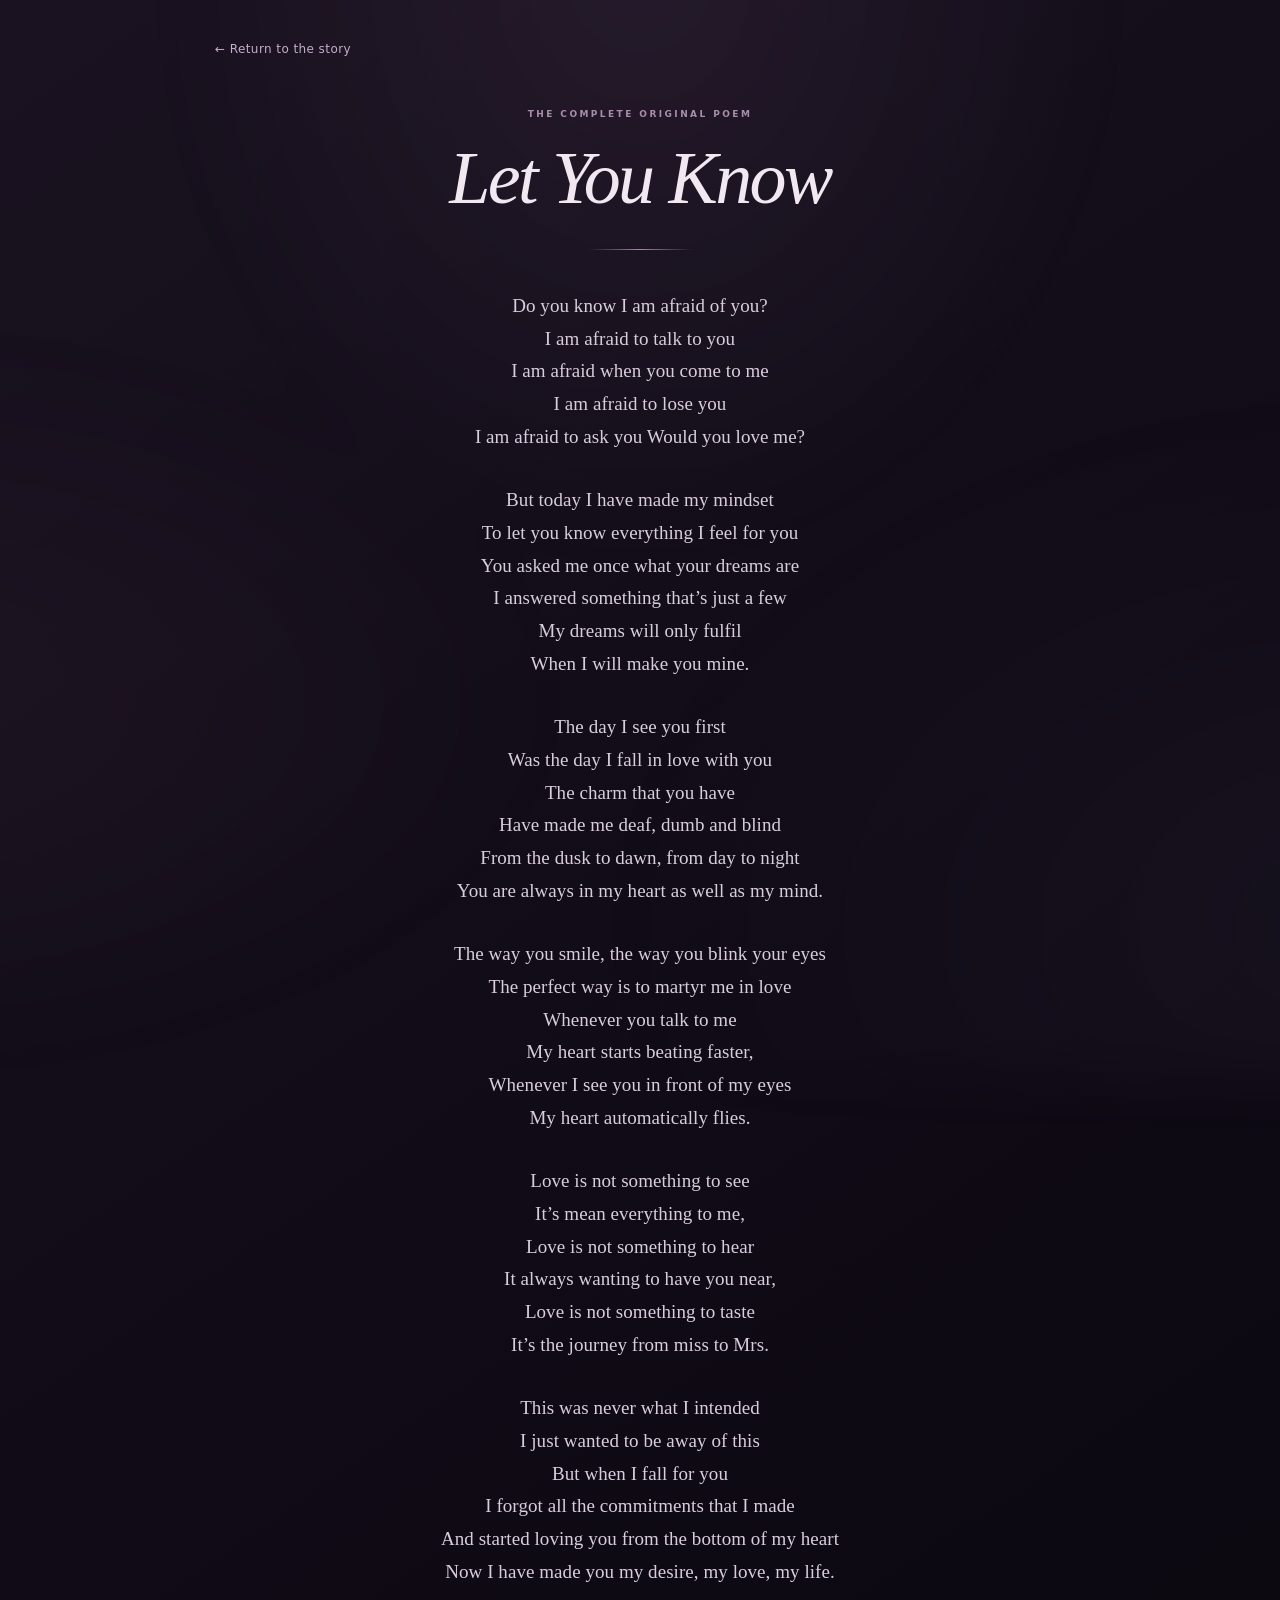
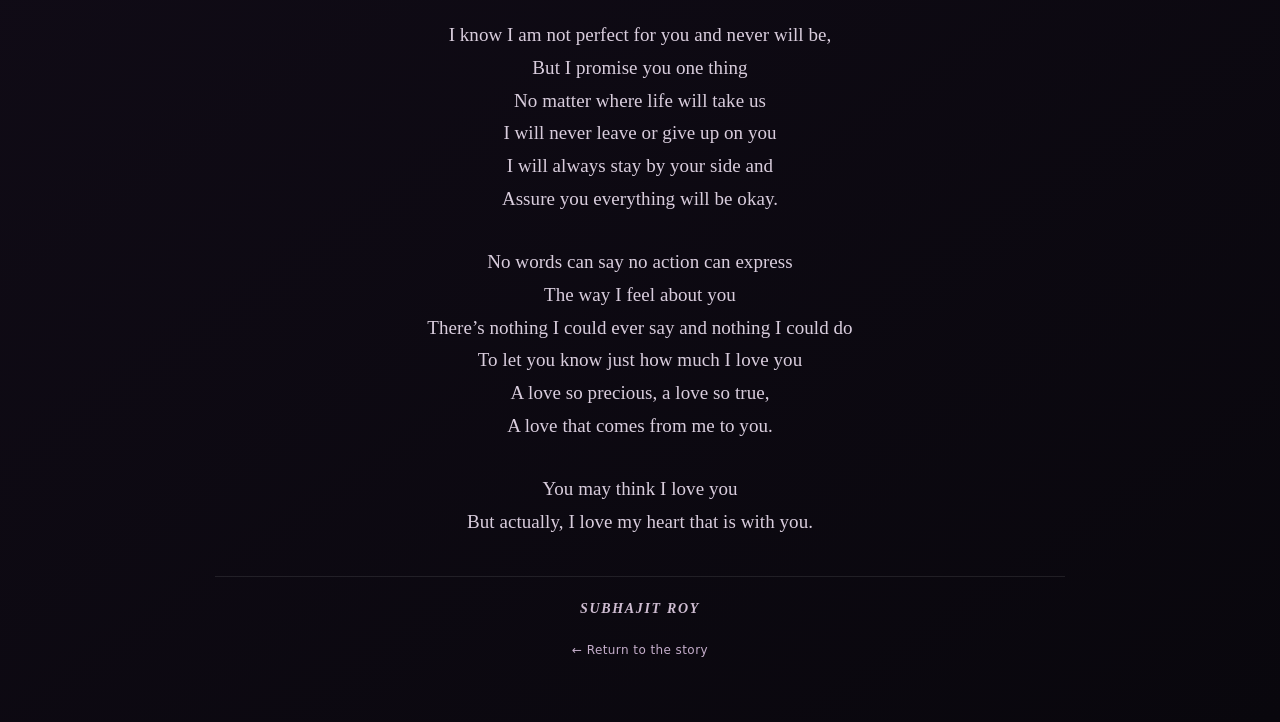
<file: let-you-know.html>
<!DOCTYPE html>
<html lang="en">
<head>
  <meta charset="UTF-8">
  <meta name="viewport" content="width=device-width, initial-scale=1.0">
  <meta name="theme-color" content="#100b16">
  <meta name="description" content="The complete original poem, Let You Know.">
  <title>Let You Know — The Complete Poem</title>
  <link rel="stylesheet" href="poem-page.css">
</head>
<body>
  <div class="poem-atmosphere" aria-hidden="true"></div>
  <main class="poem-page">
    <a class="return-link" id="returnToStory" href="index.html">← Return to the story</a>

    <header class="poem-header">
      <div class="page-overline">THE COMPLETE ORIGINAL POEM</div>
      <h1>Let You Know</h1>
      <div class="title-rule" aria-hidden="true"></div>
    </header>

    <article class="full-poem" aria-label="Complete poem Let You Know">
      <section class="stanza">
        <p>Do you know I am afraid of you?</p>
        <p>I am afraid to talk to you</p>
        <p>I am afraid when you come to me</p>
        <p>I am afraid to lose you</p>
        <p>I am afraid to ask you Would you love me?</p>
      </section>

      <section class="stanza">
        <p>But today I have made my mindset</p>
        <p>To let you know everything I feel for you</p>
        <p>You asked me once what your dreams are</p>
        <p>I answered something that’s just a few</p>
        <p>My dreams will only fulfil</p>
        <p>When I will make you mine.</p>
      </section>

      <section class="stanza">
        <p>The day I see you first</p>
        <p>Was the day I fall in love with you</p>
        <p>The charm that you have</p>
        <p>Have made me deaf, dumb and blind</p>
        <p>From the dusk to dawn, from day to night</p>
        <p>You are always in my heart as well as my mind.</p>
      </section>

      <section class="stanza">
        <p>The way you smile, the way you blink your eyes</p>
        <p>The perfect way is to martyr me in love</p>
        <p>Whenever you talk to me</p>
        <p>My heart starts beating faster,</p>
        <p>Whenever I see you in front of my eyes</p>
        <p>My heart automatically flies.</p>
      </section>

      <section class="stanza">
        <p>Love is not something to see</p>
        <p>It’s mean everything to me,</p>
        <p>Love is not something to hear</p>
        <p>It always wanting to have you near,</p>
        <p>Love is not something to taste</p>
        <p>It’s the journey from miss to Mrs.</p>
      </section>

      <section class="stanza">
        <p>This was never what I intended</p>
        <p>I just wanted to be away of this</p>
        <p>But when I fall for you</p>
        <p>I forgot all the commitments that I made</p>
        <p>And started loving you from the bottom of my heart</p>
        <p>Now I have made you my desire, my love, my life.</p>
      </section>

      <section class="stanza">
        <p>I know I am not perfect for you and never will be,</p>
        <p>But I promise you one thing</p>
        <p>No matter where life will take us</p>
        <p>I will never leave or give up on you</p>
        <p>I will always stay by your side and</p>
        <p>Assure you everything will be okay.</p>
      </section>

      <section class="stanza">
        <p>No words can say no action can express</p>
        <p>The way I feel about you</p>
        <p>There’s nothing I could ever say and nothing I could do</p>
        <p>To let you know just how much I love you</p>
        <p>A love so precious, a love so true,</p>
        <p>A love that comes from me to you.</p>
      </section>

      <section class="stanza final-stanza">
        <p>You may think I love you</p>
        <p>But actually, I love my heart that is with you.</p>
      </section>
    </article>

    <footer class="poem-footer">
      <div class="signature">SUBHAJIT ROY</div>
      <a class="return-link footer-return" href="index.html">← Return to the story</a>
    </footer>
  </main>
  <script>
    (() => {
      const links = document.querySelectorAll('#returnToStory, .footer-return');
      links.forEach(link => {
        link.addEventListener('click', event => {
          if (window.opener && !window.opener.closed) {
            event.preventDefault();
            window.opener.focus();
            window.close();
          }
        });
      });
    })();
  </script>
</body>
</html>
</file>
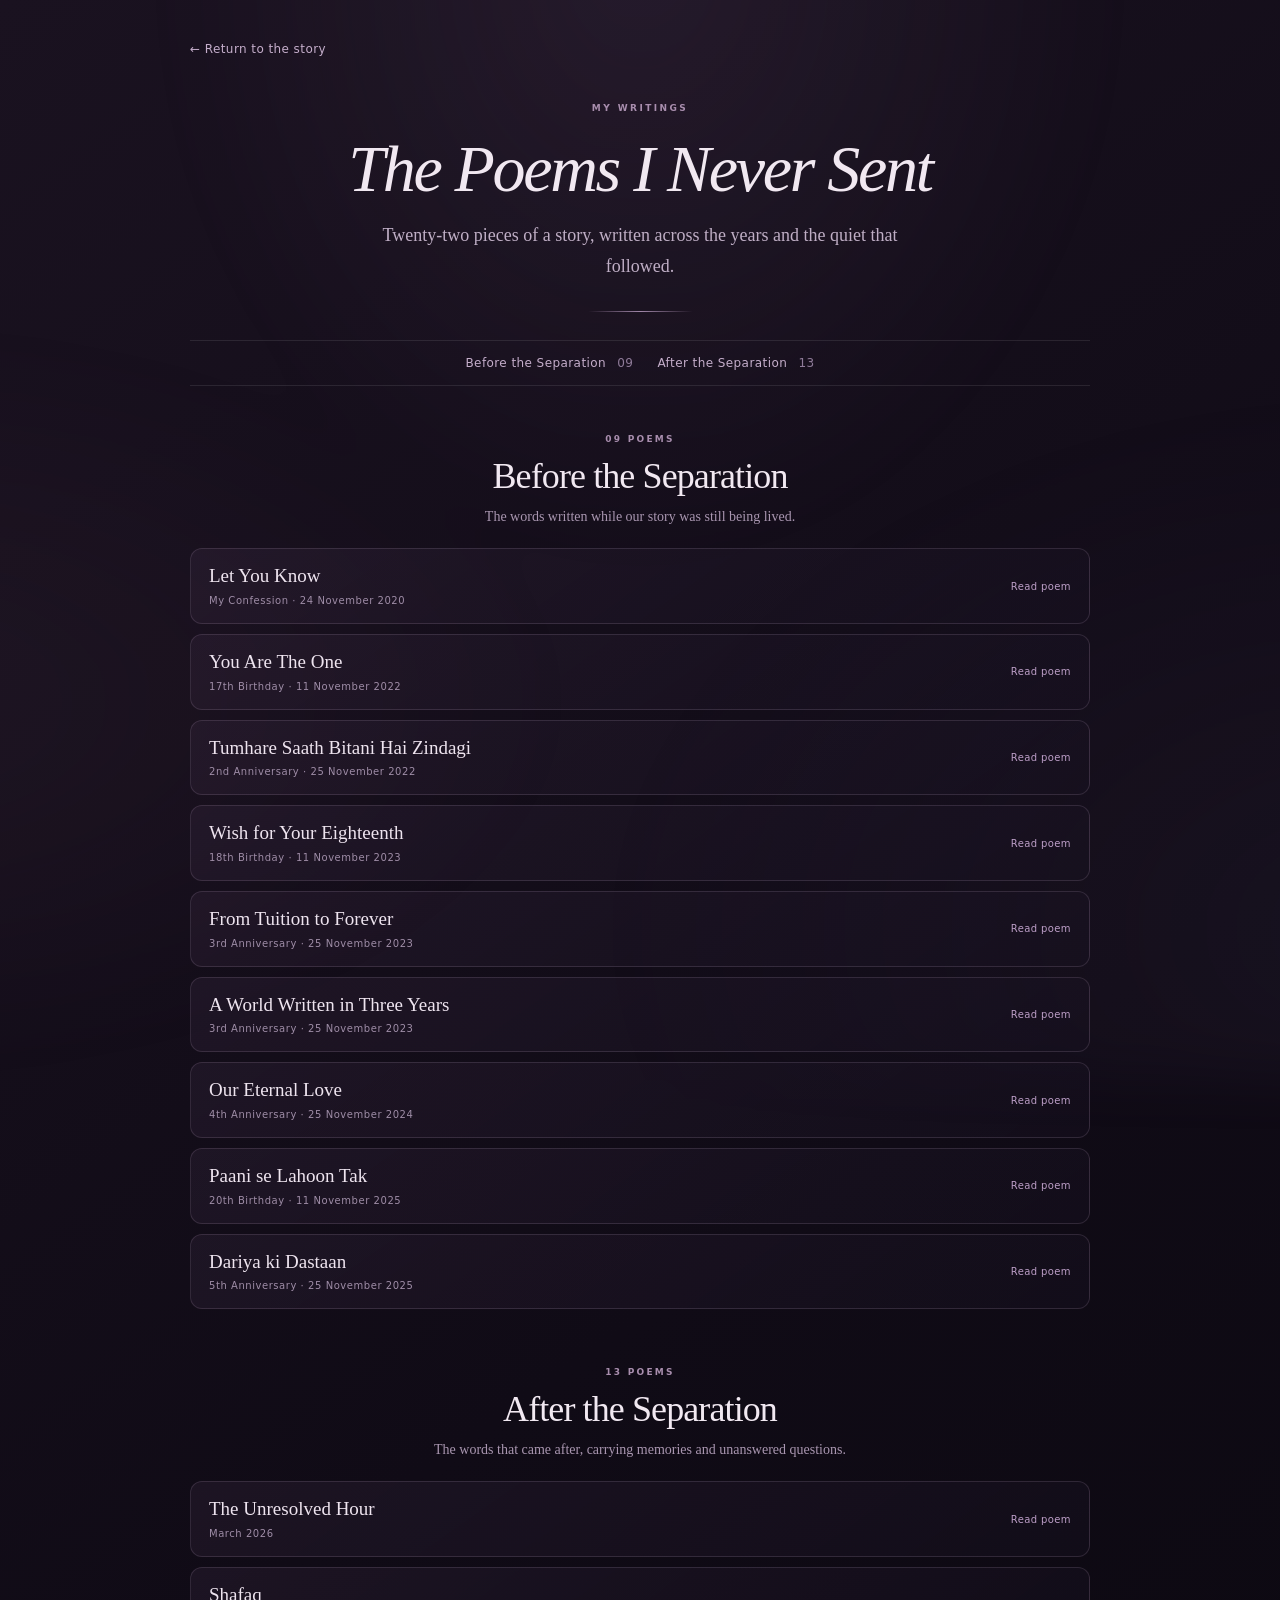
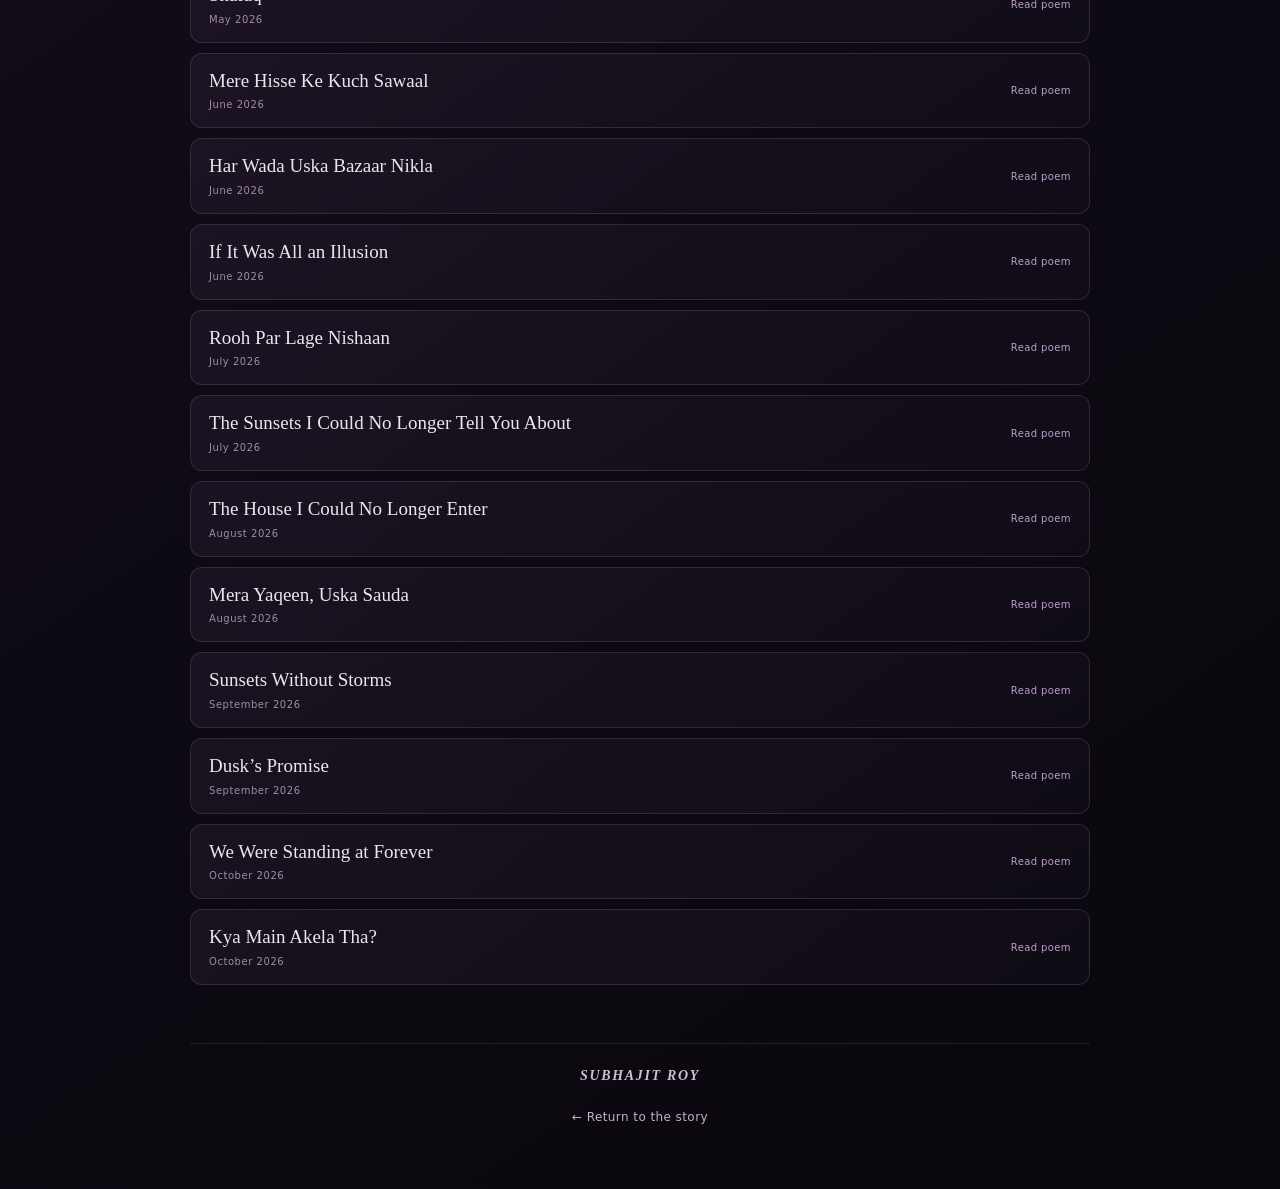
<file: poems.html>
<!DOCTYPE html>
<html lang="en">
<head>
  <meta charset="UTF-8">
  <meta name="viewport" content="width=device-width, initial-scale=1.0">
  <meta name="theme-color" content="#100b16">
  <meta name="description" content="The poems written across a story of love, memories and separation.">
  <title>The Poems I Never Sent</title>
  <link rel="stylesheet" href="poem-page.css">
  <link rel="stylesheet" href="poem-collection.css">
</head>
<body>
  <div class="poem-atmosphere" aria-hidden="true"></div>
  <main class="poem-page collection-page">
    <a class="return-link" href="index.html">← Return to the story</a>
    <header class="poem-header collection-header">
      <div class="page-overline">MY WRITINGS</div>
      <h1>The Poems I Never Sent</h1>
      <p class="poem-introduction">Twenty-two pieces of a story, written across the years and the quiet that followed.</p>
      <div class="title-rule" aria-hidden="true"></div>
    </header>
    <nav class="collection-index" aria-label="Poem collection sections">
      <a href="#before-separation">Before the Separation <span>09</span></a>
      <a href="#after-separation">After the Separation <span>13</span></a>
    </nav>
    <div id="poemCollections" aria-live="polite">
      <noscript>Enable JavaScript to open the poem collection.</noscript>
    </div>
    <footer class="poem-footer collection-footer">
      <div class="signature">SUBHAJIT ROY</div>
      <a class="return-link footer-return" href="index.html">← Return to the story</a>
    </footer>
  </main>
  <script src="poems-data.js"></script>
  <script src="poems.js"></script>
</body>
</html>
</file>
<file: style.css>
:root {
  color-scheme: dark;
  --night: #08060c;
  --ivory: #f1e9f2;
  --lavender: #b99acb;
  --muted: #a093a7;
  --whatsapp: #075e54;
}
* { box-sizing: border-box; }
html, body { width: 100%; height: 100%; margin: 0; background: var(--night); }
body { overflow: hidden; color: var(--ivory); font-family: Inter, ui-sans-serif, system-ui, -apple-system, BlinkMacSystemFont, "Segoe UI", sans-serif; }
button { font: inherit; }
.experience {
  position: relative; width: 100%; height: 100svh; min-height: 520px; overflow: hidden; isolation: isolate;
  background: radial-gradient(ellipse at 50% 44%, #1b1321 0%, #100b15 38%, #08060c 76%);
  -webkit-tap-highlight-color: transparent; user-select: none;
}
.atmosphere { position: absolute; inset: -20%; z-index: -2; pointer-events: none; background:
  radial-gradient(ellipse at 50% 45%, #6b4e751c 0%, transparent 40%),
  radial-gradient(ellipse at 12% 20%, #8e63821c 0%, transparent 28%),
  radial-gradient(ellipse at 90% 82%, #59476e21 0%, transparent 30%);
  filter: blur(16px);
}
.grain { position: absolute; inset: 0; z-index: 8; opacity: .055; pointer-events: none; background-image: url("data:image/svg+xml,%3Csvg viewBox='0 0 180 180' xmlns='http://www.w3.org/2000/svg'%3E%3Cfilter id='n'%3E%3CfeTurbulence type='fractalNoise' baseFrequency='.92' numOctaves='3' stitchTiles='stitch'/%3E%3C/filter%3E%3Crect width='100%25' height='100%25' filter='url(%23n)' opacity='.42'/%3E%3C/svg%3E"); mix-blend-mode: soft-light; }
.scene { position: absolute; inset: 0; display: grid; place-items: center; padding: max(28px, env(safe-area-inset-top)) 24px max(28px, env(safe-area-inset-bottom)); opacity: 0; visibility: hidden; pointer-events: none; }
.scene.is-active { opacity: 1; visibility: visible; pointer-events: auto; }
.scene-poem.is-active { animation: scene-fade 900ms ease both; }
.scene-date.is-active { animation: date-scene-in 850ms cubic-bezier(.18,.72,.24,1) both; }
.scene-chat.is-active { animation: phone-scene-in 600ms ease both; }
.scene-closing.is-active { animation: closing-scene-in 900ms ease both; }
@keyframes scene-fade { from { opacity: 0; } to { opacity: 1; } }
@keyframes date-scene-in { from { opacity: 0; } to { opacity: 1; } }
@keyframes phone-scene-in { from { opacity: 0; } to { opacity: 1; } }
@keyframes closing-scene-in { from { opacity: 0; } to { opacity: 1; } }

/* Opening */
.poem-stage { width: min(1040px, 100%); position: relative; text-align: center; transform: translateY(-1.5vh); }
.poem-ornament { display: flex; align-items: center; justify-content: center; gap: 13px; margin: 0 auto 36px; opacity: .75; }
.poem-ornament span { width: 40px; height: 1px; background: linear-gradient(90deg, transparent, #a987bb); }
.poem-ornament span:last-child { transform: scaleX(-1); }
.poem-ornament i { display: block; width: 5px; height: 5px; border: 1px solid #b99acb; transform: rotate(45deg); box-shadow: 0 0 13px #b99acb88; }
.poem { max-width: 1000px; margin: 0 auto; color: var(--ivory); font-family: "Iowan Old Style", "Palatino Linotype", "Book Antiqua", Georgia, serif; font-weight: 400; font-size: clamp(30px, 3.45vw, 48px); line-height: 1.38; letter-spacing: -.028em; text-wrap: pretty; }
.poem-word { display: inline-block; white-space: nowrap; }
.glyph { display: inline-block; opacity: 0; filter: blur(5px); transform: translateY(2px); transform-origin: 50% 80%; }
.glyph.revealed { animation: glyph-appear 155ms ease-out forwards; }
@keyframes glyph-appear { from { opacity: 0; filter: blur(5px); } to { opacity: 1; filter: blur(0); } }

/* Date */
.date-stage { width: min(780px, 100%); display: flex; flex-direction: column; align-items: center; text-align: center; transform: translateY(-1vh); }
.date-kicker { margin-bottom: 27px; color: #b9a0c3; font-size: 9px; font-weight: 500; letter-spacing: .34em; text-indent: .34em; opacity: .9; }
.date-line { width: 0; height: 1px; background: linear-gradient(90deg, transparent, #b99acb 20%, #ead9ed 50%, #b99acb 80%, transparent); box-shadow: 0 0 14px #b99acb77; }
.scene-date.is-active .date-line { animation: line-grow 900ms 180ms ease-out forwards; }
.date-main { margin: 25px 0 8px; font-family: "Iowan Old Style", "Palatino Linotype", Georgia, serif; font-size: clamp(42px, 6.1vw, 76px); font-weight: 400; letter-spacing: -.045em; line-height: 1.08; color: #f4edf5; opacity: 0; }
.scene-date.is-active .date-main { animation: date-text-in 780ms 160ms ease-out forwards; }
.date-year { color: #c1a8cc; font-size: 13px; letter-spacing: .52em; text-indent: .52em; opacity: 0; }
.scene-date.is-active .date-year { animation: date-text-in 700ms 360ms ease-out forwards; }
.date-line-bottom { margin-top: 30px; }
.scene-date.is-active .date-line-bottom { animation-delay: 420ms; }
@keyframes line-grow { to { width: min(270px, 58vw); } }
@keyframes date-text-in { from { opacity: 0; transform: translateY(8px); filter: blur(5px); } to { opacity: 1; transform: translateY(0); filter: blur(0); } }

/* Phone and chat */
.scene-chat { padding: 16px 15px; }
.phone-aura { position: absolute; width: min(650px, 92vw); height: min(760px, 88svh); border-radius: 50%; background: radial-gradient(ellipse, #92739b19 0%, #5c42651b 34%, transparent 70%); filter: blur(24px); pointer-events: none; }
.phone-shell {
  position: relative; width: min(374px, 88vw); height: min(744px, 88svh); min-height: 480px; padding: 8px; border-radius: 52px;
  background: linear-gradient(140deg, #625c67 0%, #28242c 12%, #0a090d 43%, #38323d 80%, #111015 100%);
  border: 1px solid #8b818e66; box-shadow: 0 34px 100px #000b, 0 0 0 1px #ffffff1a inset, 0 0 46px #b99acb14;
  transform: translateY(10px) scale(.965); opacity: 0;
}
.scene-chat.is-active .phone-shell { animation: handset-arrive 1050ms 120ms cubic-bezier(.18,.76,.22,1) forwards; }
.phone-shell::before { content: ""; position: absolute; inset: 2px; border: 1px solid #ffffff19; border-radius: 49px; pointer-events: none; }
.phone-side { position: absolute; width: 3px; background: linear-gradient(180deg, #77717e, #28232c); border-radius: 3px; }
.side-left { height: 68px; top: 145px; left: -3px; }
.side-right { height: 88px; top: 185px; right: -3px; }
.phone-screen { position: relative; width: 100%; height: 100%; overflow: hidden; display: flex; flex-direction: column; border-radius: 44px; background: #e8dfd4; box-shadow: 0 0 0 1px #000 inset; }
.status-bar { flex: 0 0 34px; position: relative; display: flex; justify-content: space-between; align-items: center; padding: 0 19px 0 21px; background: #075e54; color: #fff; }
.status-time { width: 35px; height: 8px; }
.dynamic-island { position: absolute; z-index: 2; top: 7px; left: 50%; width: 94px; height: 21px; transform: translateX(-50%); border-radius: 20px; background: #050607; box-shadow: 0 1px 2px #0009; }
.status-icons { display: flex; align-items: center; gap: 4px; height: 100%; }
.status-icons svg { width: 15px; height: 13px; fill: none; stroke: #fff; stroke-width: 1.3; stroke-linecap: round; stroke-linejoin: round; }
.status-icons svg:last-child { width: 19px; }
.battery-level { fill: #fff; stroke: none; }
.chat-header { flex: 0 0 62px; display: flex; align-items: center; gap: 8px; padding: 0 12px 0 9px; color: #fff; background: #075e54; }
.back-chevron { width: 22px; display: flex; align-items: center; justify-content: center; }
.back-chevron svg { width: 21px; height: 21px; fill: none; stroke: #fff; stroke-width: 2; stroke-linecap: round; stroke-linejoin: round; }
.avatar { display: block; flex: 0 0 39px; width: 39px; height: 39px; object-fit: cover; object-position: 50% 64%; border-radius: 50%; border: 1px solid #ffffff55; background: #ddd; }
.contact-details { flex: 1; min-width: 0; }
.contact-name { color: #fff; font-size: 15px; font-weight: 500; letter-spacing: .015em; }
.chat-actions { display: flex; align-items: center; gap: 15px; }
.chat-actions svg { width: 18px; height: 18px; fill: none; stroke: #fff; stroke-width: 1.65; stroke-linecap: round; stroke-linejoin: round; }
.chat-actions svg:last-child { width: 17px; }
.chat-body { position: relative; flex: 1; min-height: 0; overflow: hidden; background: #e8dfd4; }
.chat-wallpaper { position: absolute; inset: 0; opacity: .3; background-color: #e9dfd3; background-image:
  radial-gradient(circle at 17px 19px, transparent 0 7px, #b8aa9d 7.5px 8px, transparent 8.5px),
  radial-gradient(circle at 52px 57px, transparent 0 10px, #c2b4a7 10.5px 11px, transparent 11.5px),
  linear-gradient(45deg, transparent 48%, #c9bdb1 49%, transparent 50%),
  linear-gradient(-35deg, transparent 48%, #c9bdb1 49%, transparent 50%);
  background-size: 74px 82px, 96px 102px, 62px 68px, 80px 75px;
}
.chat-flow { position: relative; z-index: 1; display: flex; flex-direction: column; align-items: stretch; gap: 13px; height: 100%; padding: 21px 10px 18px; }
.message-row { display: flex; width: 100%; opacity: 0; visibility: hidden; transform: translateY(7px) scale(.985); }
.message-row.visible { visibility: visible; animation: message-arrive 260ms cubic-bezier(.16,.7,.2,1) forwards; }
@keyframes message-arrive { from { opacity: 0; transform: translateY(7px) scale(.985); } to { opacity: 1; transform: translateY(0) scale(1); } }
.outgoing { justify-content: flex-end; }
.incoming { justify-content: flex-start; }
.bubble { position: relative; max-width: 82%; box-shadow: 0 1px 1px #00000012; }
.bubble-gif { width: min(238px, 76%); padding: 4px; border-radius: 9px 3px 9px 9px; background: #dcf8c6; }
.bubble-gif::after { content: ""; position: absolute; top: 0; right: -6px; width: 8px; height: 10px; background: #dcf8c6; clip-path: polygon(0 0,100% 0,0 100%); }
.birthday-frame { width: 100%; overflow: hidden; border-radius: 6px; background: #fff0f4; }
.birthday-frame img { display: block; width: 100%; height: auto; aspect-ratio: 560 / 390; object-fit: cover; }
.bubble-text { min-width: 86px; padding: 10px 12px 11px; color: #20272b; font-size: 15px; line-height: 1.25; border-radius: 3px 9px 9px 9px; background: #fff; }
.outgoing .bubble-text { border-radius: 9px 3px 9px 9px; background: #dcf8c6; }
.bubble-text::after { content: ""; position: absolute; top: 0; left: -6px; width: 8px; height: 10px; background: #fff; clip-path: polygon(100% 0,100% 100%,0 0); }
.outgoing .bubble-text::after { left: auto; right: -6px; background: #dcf8c6; clip-path: polygon(0 0,100% 0,100% 100%); }
.chat-composer { flex: 0 0 58px; display: flex; align-items: center; gap: 8px; padding: 6px 9px 8px; background: #f4f1ec; }
.composer-plus { color: #526168; font-size: 25px; font-weight: 300; line-height: 1; }
.composer-input { flex: 1; height: 39px; display: flex; align-items: center; justify-content: space-between; padding: 0 10px; border: 1px solid #e4e1dd; border-radius: 21px; background: #fff; color: #8a969a; font-size: 13px; }
.composer-smile { color: #8b969a; font-size: 20px; line-height: 1; }
.composer-camera, .composer-mic { width: 20px; height: 20px; fill: none; stroke: #657277; stroke-width: 1.6; stroke-linecap: round; stroke-linejoin: round; }
.home-indicator { position: absolute; bottom: 4px; left: 50%; width: 94px; height: 4px; transform: translateX(-50%); border-radius: 8px; background: #111; opacity: .75; }
@keyframes handset-arrive { from { opacity: 0; transform: translateY(30px) scale(.94); filter: blur(7px); } to { opacity: 1; transform: translateY(0) scale(1); filter: blur(0); } }

/* Closing */
.closing-stage { width: min(940px, 100%); text-align: center; transform: translateY(-1vh); }
.closing-rule { width: 0; height: 1px; margin: 0 auto 34px; background: linear-gradient(90deg, transparent, #b99acb, #f1e9f2, #b99acb, transparent); box-shadow: 0 0 15px #b99acb77; }
.scene-closing.is-active .closing-rule { animation: line-grow 950ms 120ms ease-out forwards; }
.closing-stage h2 { max-width: 900px; margin: 0 auto; color: var(--ivory); font: 400 clamp(34px, 4.4vw, 60px)/1.3 "Iowan Old Style", "Palatino Linotype", Georgia, serif; letter-spacing: -.035em; opacity: 0; }
.closing-rule-bottom { margin: 34px auto 0; }
.scene-closing.is-active .closing-rule-bottom { animation-delay: 380ms; }

/* Minimal controls: appear only while paused */
.transport-controls { position: absolute; z-index: 20; left: 50%; bottom: max(25px, env(safe-area-inset-bottom)); display: flex; align-items: center; justify-content: center; gap: 8px; padding: 7px 10px; border: 1px solid #ffffff22; border-radius: 40px; background: #100b16b8; box-shadow: 0 10px 35px #0008, 0 0 22px #b99acb12; -webkit-backdrop-filter: blur(18px); backdrop-filter: blur(18px); opacity: 0; visibility: hidden; pointer-events: none; transform: translate(-50%, 10px); transition: opacity 180ms ease, transform 180ms ease, visibility 180ms; }
.experience.controls-visible .transport-controls { opacity: 1; visibility: visible; pointer-events: auto; transform: translate(-50%, 0); }
.transport-button { display: grid; place-items: center; width: 38px; height: 38px; padding: 0; border: 0; border-radius: 50%; color: #e8dfea; background: transparent; cursor: pointer; }
.transport-button svg { width: 18px; height: 18px; fill: none; stroke: currentColor; stroke-width: 1.7; stroke-linecap: round; stroke-linejoin: round; }
.transport-button:active { background: #ffffff17; }
.transport-jump { display: flex; width: auto; min-width: 74px; gap: 5px; padding: 0 7px; border-radius: 22px; font-size: 10px; letter-spacing: .01em; white-space: nowrap; }
.transport-jump svg { width: 15px; height: 15px; flex: 0 0 auto; }
.transport-main { width: 43px; height: 43px; color: #f7eff8; background: #30243a; box-shadow: 0 0 0 1px #c8add24f inset; }
.transport-main svg { width: 20px; height: 20px; }
.pause-symbol { display: none; }
.experience:not(.is-paused) .pause-symbol { display: block; }
.experience:not(.is-paused) .play-symbol { display: none; }
.experience.is-paused .scene, .experience.is-paused .scene * { animation-play-state: paused !important; }
.experience.is-instant-state .scene,
.experience.is-instant-state .scene *,
.experience.is-instant-state .scene *::before,
.experience.is-instant-state .scene *::after { animation-duration: .001ms !important; animation-delay: 0ms !important; transition-duration: 0ms !important; scroll-behavior: auto !important; }
.experience.is-paused .phone-screen * { animation-play-state: paused !important; }
.experience.is-paused .transport-controls { animation-play-state: running !important; }
.experience.is-paused .grain { animation-play-state: paused !important; }
@media (max-width: 600px) {
  .experience { min-height: 500px; }
  .scene { padding-left: 23px; padding-right: 23px; }
  .poem-stage { transform: translateY(-1vh); }
  .poem-ornament { margin-bottom: 26px; }
  .poem { font-size: clamp(28px, 7.25vw, 39px); line-height: 1.43; letter-spacing: -.032em; }
  .date-kicker { font-size: 8px; letter-spacing: .26em; text-indent: .26em; }
  .date-main { font-size: clamp(39px, 10vw, 55px); }
  .phone-shell { width: min(354px, 90vw); height: min(720px, 85svh); min-height: 465px; border-radius: 47px; padding: 7px; }
  .phone-screen { border-radius: 40px; }
  .status-bar { flex-basis: 31px; }
  .chat-header { flex-basis: 58px; }
  .avatar { width: 36px; height: 36px; flex-basis: 36px; }
  .chat-flow { padding: 18px 8px 14px; gap: 11px; }
  .bubble-gif { width: min(225px, 78%); }
  .chat-composer { flex-basis: 54px; }
  .closing-stage h2 { font-size: clamp(34px, 8.6vw, 48px); line-height: 1.34; }
  .transport-controls { bottom: max(20px, env(safe-area-inset-bottom)); gap: 3px; padding: 5px 6px; max-width: calc(100vw - 16px); }
  .transport-button { width: 32px; height: 34px; }
  .transport-main { width: 39px; height: 39px; }
  .transport-jump { min-width: 61px; gap: 3px; padding: 0 4px; font-size: 9px; }
  .transport-jump svg { width: 13px; height: 13px; }
}
@media (max-height: 650px) {
  .phone-shell { height: 88svh; min-height: 0; }
  .status-bar { flex-basis: 26px; }
  .chat-header { flex-basis: 51px; }
  .chat-composer { flex-basis: 49px; }
  .chat-flow { gap: 8px; padding-top: 13px; }
  .bubble-gif { width: min(205px, 73%); }
}
@media (prefers-reduced-motion: reduce) {
  *, *::before, *::after { scroll-behavior: auto !important; }
  .scene, .scene *, .phone-shell, .glyph, .date-line, .closing-rule { animation-duration: .01ms !important; animation-iteration-count: 1 !important; }
}

/* The Days Between — a sequence of restrained memory compositions */
.chapter-overline {
  color: #b9a0c3; font-size: 9px; font-weight: 500; letter-spacing: .3em;
  text-indent: .3em; text-align: center; opacity: .88;
}
.scene-days-intro.is-active { animation: days-scene-in 850ms ease both; }
@keyframes days-scene-in { from { opacity: 0; filter: blur(4px); } to { opacity: 1; filter: blur(0); } }
.days-intro-stage { width: min(840px, 100%); text-align: center; transform: translateY(-1vh); }
.days-title {
  margin: 22px 0 34px; color: var(--ivory); font: 400 clamp(42px, 6vw, 72px)/1.08 "Iowan Old Style", "Palatino Linotype", Georgia, serif;
  letter-spacing: -.045em; opacity: 0;
}
.scene-days-intro.is-active .days-title { animation: date-text-in 850ms 220ms ease-out forwards; }
.interval-track { display: flex; align-items: center; gap: 15px; width: min(570px, 94%); margin: 0 auto 36px; }
.interval-date { color: #c1a8cc; font-size: 9px; letter-spacing: .18em; white-space: nowrap; opacity: 0; }
.scene-days-intro.is-active .interval-start { animation: date-text-in 500ms 570ms ease-out forwards; }
.scene-days-intro.is-active .interval-end { animation: date-text-in 500ms 1100ms ease-out forwards; }
.interval-line { flex: 1; height: 1px; background: #ffffff20; position: relative; overflow: hidden; }
.interval-line i { display: block; width: 0; height: 100%; background: linear-gradient(90deg, #8d719b, #e9dced); box-shadow: 0 0 12px #b99acb99; }
.scene-days-intro.is-active .interval-line i { animation: interval-grow 1250ms 650ms ease-out forwards; }
@keyframes interval-grow { to { width: 100%; } }
.days-intro-copy { width: min(700px, 100%); margin: 0 auto; color: #d4cbd8; font: 400 clamp(15px, 1.55vw, 18px)/1.8 "Iowan Old Style", "Palatino Linotype", Georgia, serif; }
.days-intro-copy p { margin: 0 auto 10px; opacity: 0; }
@keyframes copy-rise { from { opacity: 0; transform: translateY(9px); filter: blur(4px); } to { opacity: 1; transform: translateY(0); filter: blur(0); } }
/* Word-count narrative timing: JS reveals one complete paragraph line at a time. */
.timed-copy.is-revealed { animation: copy-rise 650ms ease-out forwards; }
.timed-list-item.is-revealed { animation: archive-item-in 550ms ease-out forwards; }
.typed-word { display: inline-block; white-space: nowrap; }
.typed-glyph { display: inline-block; opacity: 0; filter: blur(5px); transform: translateY(2px); }
.typed-glyph.revealed { animation: glyph-appear 155ms ease-out forwards; }


.scene-phones.is-active { animation: phones-scene-in 900ms cubic-bezier(.18,.72,.24,1) both; }
@keyframes phones-scene-in { from { opacity: 0; transform: scale(1.025); } to { opacity: 1; transform: scale(1); } }
.phones-stage { width: min(900px, 100%); text-align: center; transform: translateY(-1vh); }
.phones-title { margin: 22px 0 46px; color: var(--ivory); font: 400 clamp(34px, 4.5vw, 58px)/1.15 "Iowan Old Style", "Palatino Linotype", Georgia, serif; letter-spacing: -.035em; opacity: 0; }
.scene-phones.is-active .phones-title { animation: copy-rise 750ms 180ms ease-out forwards; }
.borrowed-layout { position: relative; display: grid; grid-template-columns: 1fr 1fr; align-items: end; gap: clamp(64px, 17vw, 150px); width: min(640px, 100%); margin: 0 auto; padding: 4px 20px 0; }
.borrowed-phone { display: flex; flex-direction: column; align-items: center; gap: 15px; opacity: 0; }
.scene-phones.is-active .borrowed-her { animation: card-in-left 850ms 500ms cubic-bezier(.18,.72,.24,1) forwards; }
.scene-phones.is-active .borrowed-mine { animation: card-in-right 850ms 800ms cubic-bezier(.18,.72,.24,1) forwards; }
.mini-handset { position: relative; width: 112px; height: 190px; padding: 9px; border: 1px solid #9e94a5; border-radius: 21px; background: linear-gradient(145deg, #49434e, #17131c 48%, #302a35); box-shadow: 0 22px 55px #0008, inset 0 0 0 2px #ffffff13; }
.mini-handset-mine { background: linear-gradient(145deg, #56505a, #17131b 48%, #28222e); }
.mini-speaker { position: absolute; top: 5px; left: 50%; width: 27px; height: 3px; transform: translateX(-50%); border-radius: 8px; background: #887f8e; }
.mini-screen { display: block; width: 100%; height: 100%; border-radius: 13px; background: radial-gradient(ellipse at 50% 42%, #49344f, #17111e 76%); box-shadow: inset 0 0 0 1px #ffffff13; }
.mini-home { position: absolute; bottom: 5px; left: 50%; width: 7px; height: 7px; transform: translateX(-50%); border: 1px solid #827989; border-radius: 50%; }
.borrowed-label { color: #b99acb; font-size: 9px; letter-spacing: .2em; text-align: center; }
.whatsapp-flight { position: absolute; z-index: 3; top: 50%; left: 50%; width: 42px; height: 42px; margin: -21px 0 0 -21px; opacity: 0; filter: drop-shadow(0 6px 15px #0008) drop-shadow(0 0 12px #20b96b55); pointer-events: none; }
.whatsapp-flight svg { display: block; width: 100%; height: 100%; }
.scene-phones.is-active .whatsapp-outbound { animation: whatsapp-outbound 8.4s 1.3s ease-in-out infinite; }
.scene-phones.is-active .whatsapp-return { animation: whatsapp-return 8.4s 1.3s ease-in-out infinite; }
@keyframes whatsapp-outbound {
  0%, 3% { opacity: 0; transform: translate(calc(-50% - var(--travel, clamp(80px, 25vw, 188px))), 22px) scale(.78) rotate(-8deg); }
  9% { opacity: 1; }
  24% { transform: translate(calc(-50% - clamp(38px, 12vw, 90px)), -2px) scale(1) rotate(2deg); opacity: 1; }
  39% { transform: translate(-50%, -27px) scale(1.04) rotate(5deg); opacity: 1; }
  47% { transform: translate(calc(-50% + clamp(38px, 12vw, 90px)), -5px) scale(.98) rotate(1deg); opacity: 1; }
  54% { transform: translate(calc(-50% + var(--travel, clamp(80px, 25vw, 188px))), 18px) scale(.82) rotate(0); opacity: 0; }
  100% { opacity: 0; }
}
@keyframes whatsapp-return {
  0%, 49% { opacity: 0; transform: translate(calc(-50% + var(--travel, clamp(80px, 25vw, 188px))), 18px) scale(.82) rotate(0); }
  55% { opacity: 1; }
  70% { transform: translate(calc(-50% + clamp(38px, 12vw, 90px)), -4px) scale(1) rotate(-2deg); opacity: 1; }
  83% { transform: translate(-50%, -25px) scale(1.04) rotate(-5deg); opacity: 1; }
  93% { transform: translate(calc(-50% - clamp(38px, 12vw, 90px)), -2px) scale(.98) rotate(-1deg); opacity: 1; }
  100% { transform: translate(calc(-50% - var(--travel, clamp(80px, 25vw, 188px))), 22px) scale(.78) rotate(0); opacity: 0; }
}
@keyframes card-in-left { to { opacity: 1; transform: translateX(0); } }
@keyframes card-in-right { to { opacity: 1; transform: translateX(0); } }
.borrowed-label { color: #b99acb; font-size: 9px; letter-spacing: .24em; }
.phones-footnote { max-width: 650px; margin: 31px auto 0; color: #e0d5e3; font: 400 clamp(16px, 1.75vw, 21px)/1.65 "Iowan Old Style", "Palatino Linotype", Georgia, serif; opacity: 1; }
.phones-nokia-note { max-width: 590px; margin: 10px auto 0; color: #a99cae; font: 400 clamp(12px, 1.2vw, 14px)/1.6 "Iowan Old Style", "Palatino Linotype", Georgia, serif; opacity: 1; }

.scene-name.is-active { animation: name-scene-in 900ms ease both; }
@keyframes name-scene-in { from { opacity: 0; } to { opacity: 1; } }
.name-stage { width: min(800px, 100%); text-align: center; transform: translateY(-1vh); }
.name-lead { max-width: 570px; margin: 44px auto 20px; color: #d8cfdb; font: 400 clamp(18px, 2.2vw, 25px)/1.55 "Iowan Old Style", "Palatino Linotype", Georgia, serif; opacity: 0; }
.memory-name { margin: 2px auto 24px; color: #f2eaf4; font: 400 clamp(55px, 10vw, 112px)/1.04 "Iowan Old Style", "Palatino Linotype", Georgia, serif; letter-spacing: .11em; text-indent: .11em; opacity: 0; filter: blur(10px); }
.memory-name.is-revealed { animation: name-focus 1500ms cubic-bezier(.18,.72,.24,1) forwards; }
@keyframes name-focus { from { opacity: 0; filter: blur(10px); transform: scale(1.035); letter-spacing: .2em; } to { opacity: 1; filter: blur(0); transform: scale(1); letter-spacing: .11em; } }
.name-follow { max-width: 530px; margin: 0 auto; color: #bdb1c4; font: 400 clamp(15px, 1.7vw, 19px)/1.7 "Iowan Old Style", "Palatino Linotype", Georgia, serif; opacity: 0; }

.scene-photo.is-active { animation: photo-scene-in 1000ms cubic-bezier(.2,.7,.2,1) both; }
@keyframes photo-scene-in { from { opacity: 0; filter: blur(7px); transform: scale(.985); } to { opacity: 1; filter: blur(0); transform: scale(1); } }
.photo-memory-stage { display: grid; grid-template-columns: minmax(0, 1fr) minmax(220px, 330px); align-items: center; gap: clamp(30px, 7vw, 90px); width: min(900px, 100%); transform: translateY(-1vh); }
.photo-copy { max-width: 480px; }
.photo-copy p { max-width: 430px; margin: 0 0 15px; color: #d7cdda; font: 400 clamp(14px, 1.45vw, 17px)/1.65 "Iowan Old Style", "Palatino Linotype", Georgia, serif; opacity: 0; }
.photo-copy .photo-beat-four { color: #f1e9f2; font-size: clamp(18px, 2vw, 23px); }
.photo-copy .photo-beat-five { color: #c6b6ce; margin-top: 8px; }
.photo-copy p { opacity: 0; }
.memory-photo-frame { margin: 0; width: 100%; padding: 10px 10px 14px; border: 1px solid #ffffff20; border-radius: 5px; background: linear-gradient(145deg, #211a28, #100c15); box-shadow: 0 24px 70px #0008, 0 0 45px #b99acb0d; opacity: 0; transform: translateY(18px) rotate(1deg) scale(.97); }
.memory-photo-frame.is-revealed { animation: photo-frame-reveal 1200ms cubic-bezier(.18,.76,.22,1) forwards; }
@keyframes photo-frame-reveal { to { opacity: 1; transform: translateY(0) rotate(0) scale(1); } }
.memory-photo-frame img { display: block; width: 100%; aspect-ratio: 1 / 1; object-fit: cover; object-position: center; border-radius: 2px; background: #1b1520; }
.memory-photo-frame figcaption { margin-top: 13px; color: #a997b3; text-align: center; font-size: 8px; letter-spacing: .22em; }

.scene-archive.is-active { animation: archive-scene-in 900ms ease both; }
@keyframes archive-scene-in { from { opacity: 0; clip-path: inset(0 0 0 12%); } to { opacity: 1; clip-path: inset(0); } }
.archive-stage { width: min(960px, 100%); transform: translateY(-1vh); }
.archive-stage > .chapter-overline { margin-bottom: 35px; }
.archive-layout { display: grid; grid-template-columns: minmax(220px, .9fr) minmax(0, 1.1fr); gap: clamp(35px, 7vw, 90px); align-items: center; }
.archive-list { border-left: 1px solid #b99acb55; padding: 5px 0 5px 25px; }
.archive-item { position: relative; margin: 0 0 22px; color: #c8bdcd; font: 400 clamp(18px, 2vw, 24px)/1.3 "Iowan Old Style", "Palatino Linotype", Georgia, serif; opacity: 0; transform: translateX(-10px); }
.archive-item:last-child { margin-bottom: 0; }
.archive-item::before { content: ""; position: absolute; left: -30px; top: .52em; width: 7px; height: 7px; border-radius: 50%; background: #b99acb; box-shadow: 0 0 12px #b99acb77; }
.archive-item.is-revealed { animation: archive-item-in 550ms ease-out forwards; }
@keyframes archive-item-in { to { opacity: 1; transform: translateX(0); } }
.archive-reflection p { margin: 0 0 17px; color: #cfc5d4; font: 400 clamp(16px, 1.8vw, 21px)/1.65 "Iowan Old Style", "Palatino Linotype", Georgia, serif; opacity: 0; }
.archive-reflection .archive-final-line { color: #f0e7f2; font-size: clamp(18px, 2vw, 24px); }

.scene-nov24.is-active { animation: nov24-scene-in 850ms ease both; }
@keyframes nov24-scene-in { from { opacity: 0; } to { opacity: 1; } }
.nov24-card { width: min(650px, 100%); padding: 42px 30px; text-align: center; border: 1px solid #b99acb35; background: linear-gradient(150deg, #ffffff06, #ffffff01); box-shadow: 0 30px 100px #0005; transform: perspective(900px) rotateX(8deg) translateY(22px); opacity: 0; }
.scene-nov24.is-active .nov24-card { animation: date-card-turn 1150ms 100ms cubic-bezier(.18,.72,.24,1) forwards; }
@keyframes date-card-turn { to { transform: perspective(900px) rotateX(0) translateY(0); opacity: 1; } }
.nov24-rule { width: 0; height: 1px; margin: 28px auto 24px; background: linear-gradient(90deg, transparent, #b99acb, #f1e9f2, #b99acb, transparent); box-shadow: 0 0 13px #b99acb66; }
.scene-nov24.is-active .nov24-rule { animation: line-grow 850ms 400ms ease-out forwards; }
.nov24-card h2 { margin: 0; color: #f3ebf4; font: 400 clamp(45px, 6.3vw, 76px)/1.08 "Iowan Old Style", "Palatino Linotype", Georgia, serif; letter-spacing: -.045em; }
.nov24-year { margin-top: 12px; color: #c1a8cc; font-size: 12px; letter-spacing: .45em; text-indent: .45em; }
.nov24-card p { margin: 30px auto 0; color: #d5cbd9; font: 400 clamp(16px, 1.8vw, 20px)/1.6 "Iowan Old Style", "Palatino Linotype", Georgia, serif; opacity: 0; }
.nov24-rule-bottom { margin-bottom: 0; }
.scene-nov24.is-active .nov24-rule-bottom { animation-delay: 800ms; }

@media (max-width: 650px) {
  .days-title { font-size: clamp(38px, 10vw, 55px); margin: 18px 0 27px; }
  .interval-track { gap: 10px; margin-bottom: 26px; }
  .days-intro-copy { font-size: 15px; line-height: 1.65; }
  .days-intro-copy p { margin-bottom: 9px; }
  .borrowed-layout { grid-template-columns: 1fr 1fr; gap: clamp(48px, 15vw, 76px); max-width: 390px; padding: 0 3px; }
  .mini-handset { width: 82px; height: 145px; border-radius: 17px; padding: 7px; }
  .mini-screen { border-radius: 10px; }
  .borrowed-phone { gap: 11px; }
  .borrowed-label { font-size: 7px; letter-spacing: .13em; }
  .whatsapp-flight { width: 34px; height: 34px; margin: -17px 0 0 -17px; }
  .scene-phones.is-active .whatsapp-outbound, .scene-phones.is-active .whatsapp-return { --travel: clamp(72px, 24vw, 98px); }
  .phones-footnote { margin-top: 23px; font-size: 15px; }
  .phones-nokia-note { max-width: 330px; margin-top: 8px; font-size: 12px; }
  .phones-title { margin: 18px 0 26px; font-size: clamp(30px, 8vw, 42px); }
  .name-lead { margin-top: 38px; font-size: 19px; }
  .memory-name { font-size: clamp(44px, 12vw, 70px); letter-spacing: .08em; text-indent: .08em; }
  .name-follow { font-size: 16px; }
  .photo-memory-stage { grid-template-columns: 1fr; gap: 12px; width: min(420px, 100%); transform: none; }
  .photo-copy { width: 100%; max-width: none; }
  .photo-copy p { font-size: 14px; line-height: 1.5; margin-bottom: 8px; }
  .photo-copy .photo-beat-four { font-size: 16px; }
  .photo-copy .photo-beat-five { margin-top: 4px; }
  .memory-photo-frame { width: min(225px, 64vw); justify-self: center; padding: 6px 6px 10px; }
  .memory-photo-frame figcaption { font-size: 7px; letter-spacing: .13em; }
  .archive-stage > .chapter-overline { margin-bottom: 27px; }
  .archive-layout { grid-template-columns: 1fr; gap: 26px; }
  .archive-list { display: flex; flex-direction: column; gap: 11px; padding: 0 0 0 17px; }
  .archive-item { font-size: 16px; margin: 0; }
  .archive-item::before { left: -22px; width: 6px; height: 6px; }
  .archive-reflection p { font-size: 15px; margin-bottom: 10px; }
  .archive-reflection .archive-final-line { font-size: 17px; }
  .nov24-card { padding: 34px 18px; }
  .nov24-card h2 { font-size: clamp(41px, 11vw, 60px); }
  .nov24-card p { margin-top: 24px; font-size: 16px; }
}
@media (max-width: 380px) {
  .scene { padding-left: 17px; padding-right: 17px; }
  .photo-memory-stage { gap: 10px; }
  .photo-copy p { font-size: 13px; line-height: 1.48; margin-bottom: 7px; }
  .memory-photo-frame { width: min(205px, 62vw); }
  .archive-layout { gap: 22px; }
  .archive-list { gap: 9px; }
  .archive-item { font-size: 14px; }
}

/* November 24–25 — one continuous atmosphere, carried across every scene. */
.atmosphere {
  inset: -18%;
  background:
    radial-gradient(ellipse var(--glow-size, 48%) 62% at var(--glow-x, 50%) var(--glow-y, 45%), rgba(var(--glow-rgb, 125, 91, 145), var(--glow-alpha, .075)) 0%, transparent 72%),
    radial-gradient(ellipse 42% 38% at var(--wash-x, 15%) var(--wash-y, 76%), rgba(var(--wash-rgb, 139, 91, 119), var(--wash-alpha, .035)) 0%, transparent 76%),
    linear-gradient(145deg, var(--bg-a, #1b1321) 0%, var(--bg-b, #100b15) 54%, var(--bg-c, #08060c) 100%);
  filter: blur(23px);
  transform: translateZ(0);
}
.chapter-story-stage, .sunset-stage, .nerves-stage, .confession-poem-stage, .night-stage, .yes-stage, .afterglow-stage {
  position: relative;
  width: min(850px, 100%);
  margin: 0 auto;
  text-align: center;
  transform: translateY(-1vh);
}
.chapter-story-stage .chapter-overline,
.sunset-stage .chapter-overline,
.nerves-stage .chapter-overline,
.confession-poem-stage .chapter-overline,
.night-stage .chapter-overline,
.yes-stage .chapter-overline,
.afterglow-stage .chapter-overline { margin-bottom: 28px; }
.story-heading {
  max-width: 790px;
  margin: 0 auto 31px;
  color: #f1e9f2;
  font: 400 clamp(35px, 5.5vw, 65px)/1.12 "Iowan Old Style", "Palatino Linotype", Georgia, serif;
  letter-spacing: -.04em;
  text-wrap: balance;
  opacity: 0;
}
.scene-cancelled.is-active, .scene-arrival.is-active, .scene-sunset.is-active,
.scene-nerves.is-active, .scene-confession-poem.is-active, .scene-reply-wait.is-active,
.scene-night.is-active, .scene-afterglow.is-active { animation: chapter-scene-in 950ms ease both; }
@keyframes chapter-scene-in { from { opacity: 0; filter: blur(5px); } to { opacity: 1; filter: blur(0); } }
.scene-cancelled.is-active .story-heading,
.scene-arrival.is-active .story-heading,
.scene-sunset.is-active .story-heading,
.scene-nerves.is-active .story-heading,
.scene-reply-wait.is-active .story-heading,
.scene-night.is-active .story-heading,
.scene-afterglow.is-active .story-heading { animation: date-text-in 850ms 180ms ease-out forwards; }
.story-copy { width: min(690px, 100%); margin: 0 auto; }
.story-copy p {
  margin: 0 auto 17px;
  color: #cec3d2;
  font: 400 clamp(16px, 1.75vw, 20px)/1.72 "Iowan Old Style", "Palatino Linotype", Georgia, serif;
  text-wrap: pretty;
  opacity: 0;
}
.story-copy p:last-child { margin-bottom: 0; }
.story-copy p.is-revealed { animation: copy-rise 680ms ease-out forwards; }
.cancelled-stage { max-width: 820px; }
.cancelled-copy { width: min(720px, 100%); }
.arrival-stage { max-width: 830px; }
.arrival-heading { font-size: clamp(42px, 7vw, 82px); }
.arrival-copy { width: min(660px, 100%); }
.arrival-copy p:first-child { color: #e5d9e8; font-size: clamp(18px, 2.15vw, 24px); }
.sunset-stage { width: min(800px, 100%); }
.sunset-stage .story-heading { max-width: 760px; }
.sunset-horizon {
  position: relative;
  width: min(560px, 80%);
  height: 1px;
  margin: 2px auto 30px;
  background: linear-gradient(90deg, transparent, #d8a6b466 22%, #d7b5d866 50%, #d8a6b466 78%, transparent);
  opacity: .75;
  transform: scaleX(.1);
  transform-origin: center;
}
.scene-sunset.is-active .sunset-horizon { animation: horizon-open 1800ms 350ms ease-out forwards; }
@keyframes horizon-open { to { transform: scaleX(1); opacity: .95; } }
.sunset-horizon span {
  position: absolute;
  left: 50%; top: 50%;
  width: 7px; height: 7px;
  border-radius: 50%;
  background: #e3b3bf;
  box-shadow: 0 0 22px 8px #cd8fa14a;
  transform: translate(-50%, -50%);
}
.sunset-copy { width: min(660px, 100%); }
.nerves-stage { width: min(760px, 100%); }
.nerves-heading { font-size: clamp(36px, 5.2vw, 60px); }
.nerves-copy p:first-child { color: #e2d7e7; font-size: clamp(18px, 2.2vw, 24px); }
.nerves-pulse { width: 120px; height: 23px; display: flex; align-items: center; justify-content: center; gap: 5px; margin: 34px auto 0; opacity: 0; }
.scene-nerves.is-active .nerves-pulse { animation: soft-arrive 800ms 2.1s ease forwards; }
.nerves-pulse span { display: block; width: 2px; border-radius: 3px; background: #c8a6d2; box-shadow: 0 0 12px #ba8fcf77; }
.nerves-pulse span:nth-child(1) { height: 8px; }
.nerves-pulse span:nth-child(2) { height: 21px; }
.nerves-pulse span:nth-child(3) { height: 12px; }
@keyframes soft-arrive { to { opacity: .45; } }
.confession-poem-stage { width: min(720px, 100%); transform: translateY(-.5vh); }
.confession-poem-intro {
  width: min(625px, 100%);
  margin: -7px auto 17px;
  color: #bfb1c6;
  font: 400 clamp(14px, 1.65vw, 17px)/1.48 "Iowan Old Style", "Palatino Linotype", Georgia, serif;
  letter-spacing: .004em;
}
.confession-poem-intro p { margin: 0 0 5px; opacity: 0; }
.confession-poem-kicker { margin-top: 21px; opacity: 0; }
.confession-poem-kicker.is-revealed { animation: date-text-in 650ms ease-out forwards; }
.confession-poem-title {
  margin: 13px 0 25px;
  color: #f0e6f2;
  font: italic 400 clamp(35px, 4.8vw, 53px)/1.12 "Iowan Old Style", "Palatino Linotype", Georgia, serif;
  letter-spacing: -.025em;
  opacity: 0;
}
.confession-poem-title.is-revealed { animation: date-text-in 850ms ease-out forwards; }
.confession-poem-lines { width: min(630px, 100%); margin: 0 auto; }
.confession-poem-lines p {
  margin: 0 0 7px;
  color: #d5c8dc;
  font: 400 clamp(16px, 2vw, 21px)/1.35 "Iowan Old Style", "Palatino Linotype", Georgia, serif;
  letter-spacing: .005em;
  opacity: 0;
}
.confession-poem-lines p:nth-child(6) { color: #f0e3f2; font-style: italic; font-size: clamp(20px, 2.5vw, 27px); margin: 9px 0 14px; }
.confession-poem-lines p.is-revealed { animation: copy-rise 630ms ease-out forwards; }
.full-poem-link {
  display: inline-flex;
  align-items: center;
  gap: 9px;
  margin-top: 22px;
  padding-bottom: 5px;
  border-bottom: 1px solid #b99acb72;
  color: #d6c2dc;
  font-size: 11px;
  letter-spacing: .045em;
  text-decoration: none;
  opacity: 0;
  transition: color 180ms ease, border-color 180ms ease, transform 180ms ease;
}
.full-poem-link:hover { color: #fff1ff; border-color: #e4c8ed; transform: translateY(-1px); }
.full-poem-link.is-revealed { animation: copy-rise 650ms ease-out forwards; }
.full-poem-link span { color: #b99acb; font-size: 14px; }
.poem-source-note { margin-top: 24px; color: #9d8da8; font-size: 8px; letter-spacing: .24em; opacity: .75; }
.reply-stage { max-width: 780px; }
.reply-copy { width: min(650px, 100%); }
.reply-copy p:last-child { color: #e3d7e8; }
.night-stage { width: min(820px, 100%); }
.night-stage .story-heading { margin-bottom: 28px; }
.night-copy { width: min(700px, 100%); }
.night-copy p {
  opacity: 1;
  color: #cec3d2;
  margin-bottom: 16px;
  font-size: clamp(16px, 1.72vw, 20px);
}
.night-copy strong { color: inherit; font-weight: 700; }
.night-word { display: inline-block; white-space: nowrap; }
.night-glyph {
  display: inline-block;
  opacity: 0;
  filter: blur(3px);
  transform: translateY(2px);
}
.night-glyph.is-visible { animation: night-letter-in 105ms ease-out forwards; }
@keyframes night-letter-in { to { opacity: 1; filter: blur(0); transform: translateY(0); } }
.night-final { margin-top: 6px !important; }
.experience.is-paused .night-glyph.is-visible,
.experience.is-paused .night-glimmer { animation-play-state: paused; }
.night-glimmer { width: 4px; height: 4px; margin: 29px auto 0; border-radius: 50%; background: #a58bb9; opacity: 0; box-shadow: 0 0 24px 7px #9a7eae33; }
.scene-night.is-active .night-glimmer { animation: glimmer-breathe 4s 1s ease-in-out infinite; }
@keyframes glimmer-breathe { 0%,100% { opacity: .12; transform: scale(.8); } 50% { opacity: .55; transform: scale(1.6); } }
.scene-yes.is-active { animation: chapter-scene-in 1100ms ease both; }
.yes-stage { width: min(700px, 100%); transform: translateY(-1vh); }
.yes-stage .chapter-overline { margin-bottom: 36px; }
.yes-date {
  font-size: clamp(14px, 1.55vw, 17px);
  letter-spacing: .19em;
  font-weight: 550;
  text-transform: none;
  opacity: 0;
  transform: translateY(5px);
  text-shadow: 0 0 18px #d8b9df22;
}
.yes-date.is-revealed { animation: yes-date-arrive 1000ms ease-out forwards; }
@keyframes yes-date-arrive { to { opacity: 1; transform: translateY(0); } }
.yes-rule { width: min(230px, 55vw); height: 1px; margin: 0 auto 36px; background: linear-gradient(90deg, transparent, #c6a5cb88, #f0dbe8, #c6a5cb88, transparent); transform: scaleX(.1); opacity: 0; }
.scene-yes.is-active .yes-rule { animation: yes-rule-open 2.1s 300ms ease-out forwards; }
.scene-yes.is-active .yes-rule-bottom { animation-delay: 4s; }
@keyframes yes-rule-open { to { transform: scaleX(1); opacity: .8; } }
.yes-word {
  margin: 0;
  color: #f6edf4;
  font: 400 clamp(84px, 15vw, 160px)/1 "Iowan Old Style", "Palatino Linotype", Georgia, serif;
  letter-spacing: -.06em;
  opacity: 0;
  filter: blur(9px);
  transform: translateY(14px) scale(.98);
}
.yes-word.is-revealed { animation: yes-word-arrive 1700ms cubic-bezier(.18,.72,.24,1) forwards; }
@keyframes yes-word-arrive { to { opacity: 1; filter: blur(0); transform: translateY(0) scale(1); } }
.yes-caption { margin: 24px 0 37px; color: #d5c5d9; font: 400 clamp(15px, 1.8vw, 19px)/1.5 "Iowan Old Style", Georgia, serif; letter-spacing: .02em; opacity: 0; }
.yes-caption.is-revealed { animation: copy-rise 900ms ease-out forwards; }
.yes-rule-bottom { margin-bottom: 0; }
.afterglow-stage { width: min(850px, 100%); }
.afterglow-heading { max-width: 820px; font-size: clamp(34px, 5.1vw, 61px); }
.afterglow-copy { width: min(680px, 100%); }
.afterglow-copy p:first-child { color: #e8dce9; }
.afterglow-copy .afterglow-final { margin-top: 24px; color: #f2e7f1; font-size: clamp(18px, 2vw, 23px); }

@media (max-width: 650px) {
  .chapter-story-stage, .sunset-stage, .nerves-stage, .confession-poem-stage, .night-stage, .yes-stage, .afterglow-stage { transform: none; }
  .chapter-story-stage .chapter-overline, .sunset-stage .chapter-overline,
  .nerves-stage .chapter-overline, .confession-poem-stage .chapter-overline,
  .night-stage .chapter-overline, .yes-stage .chapter-overline,
  .afterglow-stage .chapter-overline { margin-bottom: 21px; }
  .story-heading { margin-bottom: 21px; font-size: clamp(31px, 8.5vw, 44px); line-height: 1.15; }
  .story-copy { width: min(560px, 100%); }
  .story-copy p { font-size: 15px; line-height: 1.58; margin-bottom: 12px; }
  .arrival-heading { font-size: clamp(39px, 10vw, 54px); }
  .arrival-copy p:first-child, .nerves-copy p:first-child { font-size: 17px; }
  .sunset-horizon { margin: 0 auto 20px; }
  .nerves-pulse { margin-top: 24px; }
  .confession-poem-stage { transform: none; }
  .confession-poem-title { margin: -3px 0 15px; }
  .confession-poem-intro { margin: -3px auto 12px; font-size: 13px; line-height: 1.38; }
  .confession-poem-kicker { margin-top: 15px; }
  .confession-poem-intro p { margin-bottom: 4px; }
  .confession-poem-lines p { font-size: clamp(14px, 3.8vw, 17px); line-height: 1.27; margin-bottom: 4px; }
  .full-poem-link { margin-top: 15px; font-size: 10px; }
  .confession-poem-lines p:nth-child(6) { font-size: clamp(18px, 4.8vw, 22px); margin: 7px 0 10px; }
  .poem-source-note { margin-top: 17px; font-size: 7px; }
  .night-copy p { font-size: 15px; line-height: 1.58; margin-bottom: 13px; }
  .yes-word { font-size: clamp(88px, 24vw, 128px); }
  .yes-caption { margin: 19px 0 29px; }
  .afterglow-copy .afterglow-final { margin-top: 17px; font-size: 17px; }
}
@media (max-height: 680px) and (min-width: 651px) {
  .chapter-story-stage, .sunset-stage, .nerves-stage, .confession-poem-stage, .night-stage, .afterglow-stage { transform: scale(.92); }
  .confession-poem-lines p { margin-bottom: 4px; }
  .chapter-story-stage .chapter-overline, .sunset-stage .chapter-overline,
  .nerves-stage .chapter-overline, .confession-poem-stage .chapter-overline,
  .night-stage .chapter-overline, .afterglow-stage .chapter-overline { margin-bottom: 18px; }
}

@media (prefers-reduced-motion: reduce) {
  .scene-cancelled, .scene-arrival, .scene-sunset, .scene-nerves,
  .scene-confession-poem, .scene-reply-wait, .scene-night, .scene-yes,
  .scene-afterglow, .sunset-horizon, .nerves-pulse, .night-glimmer,
  .yes-word, .yes-rule, .night-glyph.is-visible { animation-duration: .01ms !important; animation-iteration-count: 1 !important; }
}


/* November 28 — two real photographs make a prominent entrance, then settle
   together above the continuous 70ms typewriter narration. */
.scene-first-selfies.is-active { animation: chapter-scene-in 950ms ease both; }
.first-selfies-stage {
  width: min(1120px, 100%);
  max-height: 100%;
  display: flex;
  flex-direction: column;
  align-items: center;
  justify-content: center;
  gap: clamp(10px, 1.45vh, 17px);
}
.first-selfies-date {
  margin: 0;
  color: #b99fbe;
  text-align: center;
}
.first-selfies-gallery {
  width: min(1080px, 100%);
  display: grid;
  grid-template-columns: repeat(2, minmax(0, 1fr));
  align-items: center;
  justify-items: center;
  gap: clamp(14px, 2.1vw, 30px);
  transform: translate3d(0, 0, 0) scale(1.22);
  transform-origin: center center;
  will-change: transform;
}
.first-selfie {
  width: 100%;
  min-width: 0;
  margin: 0;
  padding: 0;
  display: flex;
  align-items: center;
  justify-content: center;
  border: 0;
  outline: 0;
  background: transparent;
  box-shadow: none;
  opacity: 0;
  filter: blur(2.5px);
  transform: scale(.76);
  transform-origin: center center;
  will-change: opacity, filter, transform;
}
.first-selfie img {
  display: block;
  width: 100%;
  height: auto;
  max-height: 43svh;
  object-fit: contain;
  border: 0;
  border-radius: 2px;
  box-shadow: 0 20px 56px #0008;
  user-select: none;
  -webkit-user-drag: none;
}
.first-selfies-copy {
  width: min(940px, 100%);
  display: flex;
  flex-direction: column;
  align-items: center;
  gap: clamp(5px, .75vh, 9px);
  flex: 0 0 auto;
  text-align: center;
  overflow: visible;
  margin-top: 0;
}
.first-selfies-copy p {
  width: 100%;
  margin: 0;
  color: #d4c9d8;
  font: 400 clamp(13px, 1.35vw, 17px)/1.42 "Iowan Old Style", "Palatino Linotype", Georgia, serif;
  text-wrap: pretty;
}
.first-selfies-copy p:last-child { color: #eee3ee; }
.first-selfie-word { display: inline-block; white-space: nowrap; }
.first-selfie-glyph {
  display: inline-block;
  opacity: 0;
  filter: blur(2px);
  transform: translateY(1px);
}
.first-selfie-glyph.is-visible {
  animation: first-selfie-glyph-in 120ms ease-out forwards;
}
@keyframes first-selfie-glyph-in {
  from { opacity: 0; filter: blur(2px); transform: translateY(1px); }
  to { opacity: 1; filter: blur(0); transform: translateY(0); }
}

@media (max-width: 650px) {
  .first-selfies-stage { gap: 8px; }
  .first-selfies-gallery {
    width: min(82vw, 420px);
    grid-template-columns: 1fr;
    gap: 5px;
  }
  .first-selfie img {
    width: min(78vw, 380px);
    max-height: 22svh;
  }
  .first-selfies-copy {
    width: min(560px, 100%);
    gap: 4px;
  }
  .first-selfies-copy p {
    font-size: clamp(11.5px, 3vw, 13px);
    line-height: 1.31;
  }
}
@media (max-height: 700px) and (max-width: 650px) {
  .first-selfies-stage { gap: 5px; }
  .first-selfies-gallery { gap: 3px; }
  .first-selfie img { max-height: 19svh; }
  .first-selfies-copy { gap: 3px; }
  .first-selfies-copy p { font-size: 11px; line-height: 1.26; }
}
@media (max-height: 680px) and (min-width: 651px) {
  .first-selfies-stage { gap: 8px; }
  .first-selfie img { max-height: 43svh; }
  .first-selfies-copy p { font-size: 13px; line-height: 1.34; }
}
@media (prefers-reduced-motion: reduce) {
  .scene-first-selfies { animation-duration: .01ms !important; }
  .first-selfie-glyph.is-visible { animation-duration: .01ms !important; }
}


/* Personal photograph memory — same entrance, scale-down settle and typewriter language. */
.scene-profile-memory.is-active { animation: chapter-scene-in 950ms ease both; }
.profile-memory-stage {
  width: min(1040px, 100%);
  max-height: 100%;
  display: flex;
  flex-direction: column;
  align-items: center;
  justify-content: center;
  gap: clamp(8px, 1.2vh, 15px);
  text-align: center;
}
.profile-memory-kicker { margin: 0 0 2px; color: #b99fbe; opacity: .92; }
.profile-memory-photo-wrap {
  width: min(42vw, 390px);
  height: min(43svh, 420px);
  margin: 0;
  display: flex;
  align-items: center;
  justify-content: flex-start;
  opacity: 0;
  filter: blur(2.5px);
  transform: translateY(0) scale(.78);
  transform-origin: center center;
  will-change: opacity, filter, transform;
}
.profile-memory-photo {
  display: block;
  min-width: 0;
  min-height: 0;
  width: 100%;
  height: 100%;
  max-width: 100%;
  max-height: 100%;
  object-fit: contain;
  border-radius: 2px;
  box-shadow: 0 20px 56px #0008;
  user-select: none;
  -webkit-user-drag: none;
}
.profile-memory-copy {
  width: min(850px, 100%);
  display: flex;
  flex-direction: column;
  align-items: center;
  gap: clamp(5px, .7vh, 9px);
  text-align: center;
}
.profile-memory-copy p {
  width: 100%;
  margin: 0;
  color: #d4c9d8;
  font: 400 clamp(13px, 1.32vw, 17px)/1.42 "Iowan Old Style", "Palatino Linotype", Georgia, serif;
  text-wrap: pretty;
}
.profile-memory-copy p:last-child { color: #eee3ee; }
.profile-memory-word { display: inline-block; white-space: nowrap; }
.profile-memory-glyph {
  display: inline-block;
  opacity: 0;
  filter: blur(2px);
  transform: translateY(1px);
}
.profile-memory-glyph.is-visible { animation: first-selfie-glyph-in 120ms ease-out forwards; }
@media (max-width: 650px) {
  .profile-memory-stage { gap: 7px; }
  .profile-memory-photo-wrap { width: min(65vw, 320px); height: min(34svh, 285px); }
  .profile-memory-copy { width: min(560px, 100%); gap: 4px; }
  .profile-memory-copy p { font-size: clamp(11.5px, 3vw, 13px); line-height: 1.31; }
}
@media (max-height: 700px) and (max-width: 650px) {
  .profile-memory-stage { gap: 5px; }
  .profile-memory-photo-wrap { height: min(29svh, 240px); }
  .profile-memory-copy { gap: 3px; }
  .profile-memory-copy p { font-size: 11px; line-height: 1.26; }
}
@media (max-height: 680px) and (min-width: 651px) {
  .profile-memory-stage { gap: 7px; }
  .profile-memory-photo-wrap { height: min(38svh, 290px); }
  .profile-memory-copy p { font-size: 13px; line-height: 1.34; }
}
@media (prefers-reduced-motion: reduce) {
  .scene-profile-memory { animation-duration: .01ms !important; }
  .profile-memory-glyph.is-visible { animation-duration: .01ms !important; }
}


/* Additional photographic memories, arranged in the approved story order. */
.story-memory.is-active { animation: chapter-scene-in 950ms ease both; }
.story-memory-stage {
  width: min(1120px, 100%); max-height: 100%; display: flex; flex-direction: column;
  align-items: center; justify-content: center; gap: clamp(9px, 1.15vh, 14px); text-align: center;
}
.story-memory-kicker { margin: 0; color: #b99fbe; opacity: .94; }
.story-memory-gallery {
  width: min(1080px, 100%); display: grid; align-items: center; justify-items: center;
  gap: clamp(12px, 2vw, 26px); transform: translate3d(0,0,0) scale(1.18);
  transform-origin: center center; will-change: transform;
}
.story-memory-pair { grid-template-columns: repeat(2, minmax(0, 1fr)); }
/* Single-photo memories reuse the established single-portrait footprint. */
.story-memory-single { width: min(42vw, 390px); }
.story-memory-single .story-memory-photo { height: min(43svh, 420px); }
.story-memory-photo {
  width: 100%; min-width: 0; height: min(39svh, 390px); margin: 0; padding: 0;
  display: flex; align-items: center; justify-content: center; opacity: 0; filter: blur(2.5px);
  transform: scale(.76); transform-origin: center center; will-change: opacity, filter, transform;
}
.story-memory-photo img {
  display: block; width: 100%; height: 100%; max-width: 100%; max-height: 100%;
  object-fit: contain; border: 0; border-radius: 2px; box-shadow: 0 20px 56px #0008;
  user-select: none; -webkit-user-drag: none;
}
.story-memory-copy {
  width: min(940px, 100%); display: flex; flex-direction: column; align-items: center;
  gap: clamp(4px, .65vh, 8px); text-align: center; overflow: visible;
}
.story-memory-copy p {
  width: 100%; margin: 0; color: #d4c9d8;
  font: 400 clamp(12.5px, 1.27vw, 16.5px)/1.36 "Iowan Old Style", "Palatino Linotype", Georgia, serif;
  text-wrap: pretty;
}
.story-memory-copy p:last-child { color: #eee3ee; }
.story-memory-glyph { display: inline-block; opacity: 0; filter: blur(2px); transform: translateY(1px); }
.story-memory-glyph.is-visible { animation: first-selfie-glyph-in 120ms ease-out forwards; }

/* Five individual portraits: each gets a large, centred moment, then settles
   into a compact, equal-weight collection before the narration begins. */
.story-memory-collection {
  width: min(1120px, 100%); grid-template-columns: repeat(5, minmax(0, 1fr));
  gap: clamp(8px, 1.1vw, 15px); transform: none;
}
.story-memory-collection .story-memory-photo {
  height: min(23svh, 220px); transform: none; opacity: 0; filter: blur(2.5px);
}
.story-memory-collection .story-memory-photo img { max-height: 100%; }
.story-memory-collection-copy { width: min(950px, 100%); }

@media (max-width: 650px) {
  .story-memory-stage { gap: 7px; }
  .story-memory-gallery { width: min(90vw, 440px); gap: 5px; }
  .story-memory-pair { grid-template-columns: 1fr; }
  .story-memory-photo { height: min(20svh, 155px); }
  .story-memory-single { width: min(65vw, 320px); }
  .story-memory-single .story-memory-photo { height: min(34svh, 285px); }
  .story-memory-copy { width: min(560px, 100%); gap: 3px; }
  .story-memory-copy p { font-size: clamp(11px, 2.85vw, 12.5px); line-height: 1.27; }
  .story-memory-collection { width: min(92vw, 460px); grid-template-columns: repeat(2, minmax(0,1fr)); gap: 4px 7px; }
  .story-memory-collection .story-memory-photo { height: min(11.8svh, 88px); }
  .story-memory-collection-copy { width: min(560px, 100%); }
}
@media (max-height: 700px) and (max-width: 650px) {
  .story-memory-stage { gap: 4px; }
  .story-memory-photo { height: min(17svh, 125px); }
  .story-memory-single .story-memory-photo { height: min(29svh, 240px); }
  .story-memory-copy p { font-size: 10.5px; line-height: 1.22; }
  .story-memory-collection .story-memory-photo { height: min(10svh, 74px); }
}
@media (max-height: 680px) and (min-width: 651px) {
  .story-memory-photo { height: min(32svh, 300px); }
  .story-memory-single .story-memory-photo { height: min(38svh, 290px); }
  .story-memory-copy p { font-size: 12px; line-height: 1.28; }
  .story-memory-collection .story-memory-photo { height: min(19svh, 170px); }
}
@media (prefers-reduced-motion: reduce) {
  .story-memory.is-active, .story-memory-glyph.is-visible { animation-duration: .01ms !important; }
}
.story-memory-word { display: inline-block; white-space: nowrap; }


/* Scene 25 — academic separation, expressed as one continuous cinematic sequence. */
.scene-separation.is-active { animation: chapter-scene-in 950ms ease both; }
.separation-stage {
  width: min(1040px, 100%); max-height: 100%; display: flex; flex-direction: column;
  align-items: center; justify-content: center; gap: clamp(7px, 1.05vh, 13px); text-align: center;
}
.separation-heading { width: 100%; text-align: center; }
.separation-kicker {
  margin-bottom: clamp(7px, 1vh, 12px); opacity: 1; transform: none; filter: none;
}
.separation-title {
  max-width: 900px; margin: 0 auto; color: #f1e9f2;
  font: 400 clamp(29px, 3.65vw, 46px)/1.12 "Iowan Old Style", "Palatino Linotype", Georgia, serif;
  letter-spacing: -.04em; text-wrap: balance; opacity: 1; transform: none;
  transform-origin: center; filter: none;
}
.separation-choices {
  width: min(590px, 90%); display: grid; grid-template-columns: 1fr 1fr;
  align-items: center; gap: clamp(24px, 6vw, 72px); margin: 2px 0 0;
}
.separation-choice {
  display: flex; flex-direction: column; align-items: center; gap: 3px; opacity: 0;
  transform: translate3d(0, 24px, 0) scale(.72); transform-origin: center;
  will-change: opacity, transform, filter;
}
.separation-choice-label { color: #aa98b2; font-size: 8px; letter-spacing: .26em; text-indent: .26em; }
.separation-choice strong {
  color: #e4d5e9; font: 400 clamp(22px, 2.25vw, 28px)/1.1 "Iowan Old Style", "Palatino Linotype", Georgia, serif;
  letter-spacing: .035em;
}
.separation-choice-mine strong { color: #d4c4e8; }
.separation-choice small { color: #a89bad; font-size: 8px; letter-spacing: .2em; }
.separation-copy { width: min(820px, 96%); display: flex; flex-direction: column; align-items: center; gap: 7px; text-align: center; }
.separation-copy p {
  width: 100%; margin: 0; color: #d4c9d8;
  font: 400 clamp(14px, 1.22vw, 16px)/1.44 "Iowan Old Style", "Palatino Linotype", Georgia, serif;
  text-wrap: pretty; white-space: normal;
}
.separation-copy p:last-child { color: #eee3ee; }
.separation-glyph { opacity: 0; }
.separation-glyph.is-visible { opacity: 1; }

@media (max-width: 650px) {
  .separation-stage { gap: 6px; }
  .separation-kicker { margin-bottom: 5px; }
  .separation-title { max-width: 500px; font-size: clamp(25px, 6.2vw, 33px); line-height: 1.12; }
  .separation-choices { width: min(420px, 96%); gap: 18px; }
  .separation-choice-label { font-size: 7px; }
  .separation-choice strong { font-size: 20px; }
  .separation-choice small { font-size: 7px; }
  .separation-copy { width: min(580px, 96%); gap: 6px; }
  .separation-copy p { font-size: clamp(12.5px, 3.1vw, 14px); line-height: 1.36; }
}
@media (max-height: 700px) and (max-width: 650px) {
  .separation-stage { gap: 4px; }
  .separation-copy p { font-size: 11.5px; line-height: 1.3; }
}
@media (max-height: 680px) and (min-width: 651px) {
  .separation-copy p { font-size: 12.5px; }
}
@media (prefers-reduced-motion: reduce) {
  .scene-separation { animation-duration: .01ms !important; }
}

/* Scene 25 — separation without the map. */
.scene-separation.is-active { animation: chapter-scene-in 950ms ease both; }
.separation-stage {
  width: min(1040px, 100%); max-height: 100%; display: flex; flex-direction: column;
  align-items: center; justify-content: center; gap: clamp(12px, 2.2vh, 24px); text-align: center;
}
.separation-choices { margin-top: clamp(8px, 1.2vh, 14px); }
.separation-copy { margin-top: clamp(10px, 1.3vh, 16px); }
.separation-copy p { font-size: clamp(14px, 1.32vw, 17px); line-height: 1.48; }
@media (max-width: 650px) {
  .separation-stage { gap: 14px; }
  .separation-copy { width: min(580px, 96%); gap: 9px; }
  .separation-copy p { font-size: clamp(13px, 3.15vw, 14.5px); line-height: 1.4; }
}
@media (max-height: 700px) and (max-width: 650px) {
  .separation-stage { gap: 8px; }
  .separation-copy p { font-size: 12px; line-height: 1.32; }
}

/* Scene 26 — A Little Hope: two beats under one stationary chapter title. */
.scene-hope-journey.is-active { animation: chapter-scene-in 950ms ease both; }
.hope-stage {
  position: relative; width: min(1050px, 100%); height: min(88svh, 820px); max-height: 100%;
  display: block; text-align: center;
}
.hope-heading { position: absolute; top: clamp(7px, 1.4vh, 14px); left: 0; right: 0; width: 100%; }
.hope-title {
  margin: 0; color: #f1e9f2; font: 400 clamp(30px, 3.7vw, 46px)/1.12 "Iowan Old Style", "Palatino Linotype", Georgia, serif;
  letter-spacing: -.035em; opacity: 1; transform: none; filter: none;
}
.hope-intro-block {
  position: absolute; top: clamp(72px, 11vh, 105px); left: 0; right: 0; margin: 0 auto;
  width: min(850px, 96%); display: flex; flex-direction: column; align-items: center;
  gap: clamp(12px, 2vh, 22px); transition: none; will-change: opacity, transform;
}
.hope-intro-copy, .hope-journey-line {
  width: 100%; margin: 0; color: #ddd2e0;
  font: 400 clamp(15px, 1.55vw, 19px)/1.55 "Iowan Old Style", "Palatino Linotype", Georgia, serif;
  text-align: center; text-wrap: pretty;
}
.hope-english-title {
  margin: 0; color: #f1d9ed; font: 600 clamp(28px, 4.5vw, 54px)/1.08 "Iowan Old Style", "Palatino Linotype", Georgia, serif;
  letter-spacing: .075em; text-indent: .075em; text-shadow: 0 0 24px #d59fd455, 0 0 52px #a77bc533;
  opacity: 0; transform: translate3d(0, 18px, 0) scale(.82); filter: blur(3px); will-change: opacity, transform, filter;
}
.hope-journey-block {
  position: absolute; top: clamp(72px, 11vh, 105px); left: 0; right: 0; width: 100%; max-height: calc(100% - clamp(72px, 11vh, 105px));
  display: flex; visibility: visible; flex-direction: column; align-items: center; justify-content: flex-start;
  gap: clamp(22px, 4.2vh, 32px); min-height: 0; overflow: hidden;
}
.hope-journey-line {
  max-width: 900px; color: #f0e7f2; font-size: clamp(17px, 1.9vw, 23px); line-height: 1.36;
}
.hope-map-shell { width: min(900px, 100%); display: flex; justify-content: center; align-items: center; flex: 0 0 auto; }
.hope-map-frame {
  position: relative; width: 96%; max-width: 850px; aspect-ratio: 1535 / 1024; overflow: hidden;
  border: 1px solid #c5a8d355; border-radius: 11px; background: #100d17;
  box-shadow: 0 22px 65px #0009, 0 0 36px #bd91d52a;
  opacity: 0; transform: translate3d(0, 28px, 0) scale(.76); transform-origin: center;
  will-change: opacity, transform, filter, width;
}
.hope-map-image { display: block; width: 100%; height: 100%; object-fit: contain; }
.hope-map-vignette { position: absolute; z-index: 1; inset: 0; pointer-events: none; background: linear-gradient(145deg, #140d1c10, transparent 35%, #08060c1a 100%), radial-gradient(ellipse at 50% 50%, transparent 46%, #08060c20 100%); box-shadow: inset 0 0 30px #08060c44; }
.hope-route-overlay { position: absolute; z-index: 2; inset: 0; width: 100%; height: 100%; overflow: visible; pointer-events: none; }
.hope-route-cover { fill: none; stroke: #17101d; stroke-width: 22; stroke-linecap: round; stroke-linejoin: round; opacity: .99; }
.hope-route-glow { fill: none; stroke: #c9a5ef; stroke-width: 19; stroke-linecap: round; stroke-linejoin: round; opacity: .96; filter: blur(5px); }
.hope-route-core { fill: none; stroke: #f5e8ff; stroke-width: 4.5; stroke-linecap: round; stroke-linejoin: round; opacity: .99; filter: drop-shadow(0 0 8px #d7a8fb); }
.hope-route-runner { fill: #fff8ff; stroke: #d7a8fb; stroke-width: 7; opacity: 0; filter: drop-shadow(0 0 15px #e8c8ff); }
.hope-waypoints circle { fill: #fff3ff; stroke: #dcaeff; stroke-width: 3; filter: drop-shadow(0 0 9px #d7a8fb); }
.hope-copy { width: min(930px, 98%); display: flex; flex-direction: column; align-items: center; gap: 5px; text-align: center; }
.hope-copy p {
  width: 100%; margin: 0; color: #d8cedb; font: 400 clamp(14.5px, 1.25vw, 16.5px)/1.4 "Iowan Old Style", "Palatino Linotype", Georgia, serif;
  text-wrap: pretty;
}
.hope-copy p:last-child { color: #eee3ee; }
.hope-glyph { opacity: 0; }
.hope-glyph.is-visible { opacity: 1; }
@media (max-width: 650px) {
  .hope-stage { height: min(90svh, 820px); }
  .hope-title { font-size: clamp(27px, 7vw, 36px); }
  .hope-intro-block { top: clamp(68px, 11vh, 92px); width: 98%; gap: 15px; }
  .hope-intro-copy { font-size: clamp(14px, 3.6vw, 16px); line-height: 1.43; }
  .hope-english-title { font-size: clamp(27px, 7vw, 38px); }
  .hope-journey-block { top: clamp(68px, 11vh, 92px); max-height: calc(100% - clamp(68px, 11vh, 92px)); gap: clamp(18px, 2.5vh, 22px); }
  .hope-journey-line { font-size: clamp(15px, 4vw, 18px); }
  .hope-map-shell { width: 100%; }
  .hope-copy { width: 100%; gap: 4px; }
  .hope-copy p { font-size: clamp(13px, 3.3vw, 14px); line-height: 1.32; }
}
@media (max-height: 700px) and (max-width: 650px) {
  .hope-stage { gap: 5px; }
  .hope-copy p { font-size: 11.5px; line-height: 1.25; }
  .hope-map-frame { border-radius: 7px; }
}
@media (max-height: 680px) and (min-width: 651px) {
  .hope-copy p { font-size: 13px; line-height: 1.34; }
}
@media (prefers-reduced-motion: reduce) {
  .scene-hope-journey { animation-duration: .01ms !important; }
}

/* Split Hope into two independently navigable scenes. */
.scene-hope-intro.is-active, .scene-hope-journey.is-active { animation: chapter-scene-in 950ms ease both; }
.hope-journey-heading { position: absolute; top: clamp(4px, 1vh, 10px); left: 0; right: 0; width: 100%; text-align: center; z-index: 3; }
.hope-journey-kicker { margin: 0 0 clamp(10px, 1.5vh, 16px); }
.hope-journey-title { margin: 0 auto; max-width: 1000px; color: #f1e9f2; font: 400 clamp(25px, 3.1vw, 40px)/1.12 "Iowan Old Style", "Palatino Linotype", Georgia, serif; letter-spacing: -.035em; text-wrap: balance; }
.hope-journey-block { top: clamp(96px, 14.5vh, 124px); max-height: calc(100% - clamp(96px, 14.5vh, 124px)); gap: clamp(9px, 1.5vh, 13px); }
.hope-map-shell { width: min(850px, 100%); }
.hope-copy { width: min(900px, 98%); }
@media (max-width: 650px) {
  .hope-journey-heading { top: 3px; }
  .hope-journey-kicker { margin-bottom: 8px; }
  .hope-journey-title { max-width: 96%; font-size: clamp(22px, 5.8vw, 30px); line-height: 1.12; }
  .hope-journey-block { top: clamp(96px, 15vh, 120px); max-height: calc(100% - clamp(96px, 15vh, 120px)); gap: 8px; }
}
@media (prefers-reduced-motion: reduce) { .scene-hope-intro, .scene-hope-journey { animation-duration: .01ms !important; } }


/* Scene 26 — center the complete A Little Hope composition in the viewport. */
.scene-hope-intro .hope-intro-stage {
  display: flex;
  flex-direction: column;
  align-items: center;
  justify-content: center;
  gap: clamp(16px, 2.5vh, 26px);
  height: min(88svh, 820px);
  text-align: center;
}
.scene-hope-intro .hope-heading {
  position: static;
  inset: auto;
  width: 100%;
  flex: 0 0 auto;
}
.scene-hope-intro .hope-intro-block {
  position: static;
  inset: auto;
  width: min(850px, 96%);
  margin: 0 auto;
  flex: 0 0 auto;
}
@media (max-width: 650px) {
  .scene-hope-intro .hope-intro-stage {
    width: 100%;
    height: min(88svh, 820px);
    gap: clamp(15px, 2.4vh, 22px);
  }
  .scene-hope-intro .hope-intro-block { width: 98%; gap: 15px; }
}
@media (max-height: 600px) {
  .scene-hope-intro .hope-intro-stage { height: 88svh; gap: 12px; }
  .scene-hope-intro .hope-intro-block { gap: 10px; }
}

/* System-level reduced motion: remove decorative movement and transition
   delays throughout the page. Story timing remains available to the reader. */
@media (prefers-reduced-motion: reduce) {
  *,
  *::before,
  *::after {
    scroll-behavior: auto !important;
    animation-duration: 0.01ms !important;
    animation-delay: 0ms !important;
    animation-iteration-count: 1 !important;
    transition-duration: 0.01ms !important;
    transition-delay: 0ms !important;
  }
}



/* Scene 33 — the two new academic beginnings after HS. The title stays still;
   the original institute photographs reveal one at a time in the same photo style. */
.scene-new-beginnings.is-active { animation: chapter-scene-in 950ms ease both; }
.new-beginnings-stage {
  width: min(1120px, 100%); height: 100%; max-height: 100%;
  display: flex; flex-direction: column; align-items: center; justify-content: center;
  gap: clamp(7px, 1.15vh, 13px); text-align: center;
  overflow-y: auto; overscroll-behavior: contain; scrollbar-width: none;
  -webkit-overflow-scrolling: touch; padding: 7px 5px 12px;
}
.new-beginnings-stage::-webkit-scrollbar { display: none; }
.new-beginnings-heading { width: 100%; flex: 0 0 auto; }
.new-beginnings-title {
  max-width: 1000px; margin: 0 auto; color: #f1e9f2;
  font: 400 clamp(28px, 3.55vw, 45px)/1.12 "Iowan Old Style", "Palatino Linotype", Georgia, serif;
  letter-spacing: -.04em; text-wrap: balance;
  opacity: 1; transform: none; filter: none;
}
.new-beginnings-gallery {
  width: min(1020px, 100%); display: grid; grid-template-columns: repeat(2, minmax(0, 1fr));
  align-items: start; gap: clamp(12px, 2.4vw, 30px); flex: 0 0 auto;
}
.new-beginnings-card { min-width: 0; display: flex; flex-direction: column; align-items: center; gap: 6px; }
.new-beginnings-photo {
  width: 100%; height: min(25svh, 248px); min-height: 0; margin: 0;
  display: flex; align-items: center; justify-content: center;
  opacity: 0; filter: blur(2.5px); transform: scale(.76);
  transform-origin: center center; will-change: opacity, filter, transform;
}
.new-beginnings-photo img {
  display: block; width: 100%; height: 100%; max-width: 100%; max-height: 100%;
  object-fit: contain; border: 0; border-radius: 2px;
  box-shadow: 0 20px 56px #0008; user-select: none; -webkit-user-drag: none;
}
.new-beginnings-details {
  width: 100%; display: flex; flex-direction: column; align-items: center;
  gap: 2px; opacity: 0; transform: translateY(5px); filter: blur(2px);
  transition: opacity 420ms ease, transform 420ms ease, filter 420ms ease;
}
.new-beginnings-details.is-visible { opacity: 1; transform: translateY(0); filter: blur(0); }
.new-beginnings-institute {
  margin: 0; color: #f0e7f2;
  font: 400 clamp(15px, 1.55vw, 19px)/1.2 "Iowan Old Style", "Palatino Linotype", Georgia, serif;
  text-wrap: balance;
}
.new-beginnings-place {
  margin: 0; color: #bbaabd; font: 400 clamp(11px, 1vw, 13px)/1.25 Inter, ui-sans-serif, system-ui, sans-serif;
  letter-spacing: .07em;
}
.new-beginnings-caption {
  margin: 5px 0 0; color: #e4d3e8;
  font: 400 clamp(18px, 2vw, 25px)/1.14 "Iowan Old Style", "Palatino Linotype", Georgia, serif;
  letter-spacing: -.015em; opacity: 0; transform: translateY(4px);
  transition: opacity 420ms ease, transform 420ms ease;
}
.new-beginnings-caption.is-visible { opacity: 1; transform: translateY(0); }
.new-beginnings-copy {
  width: min(960px, 100%); display: flex; flex-direction: column; align-items: center;
  gap: clamp(4px, .65vh, 8px); text-align: center; flex: 0 0 auto;
}
.new-beginnings-copy p {
  width: 100%; margin: 0; color: #d4c9d8;
  font: 400 clamp(12.5px, 1.18vw, 15.5px)/1.35 "Iowan Old Style", "Palatino Linotype", Georgia, serif;
  text-wrap: pretty;
}
.new-beginnings-copy p:last-child { color: #eee3ee; }
.new-beginnings-glyph {
  display: inline-block; opacity: 0; filter: blur(2px); transform: translateY(1px);
}
.new-beginnings-glyph.is-visible { animation: first-selfie-glyph-in 120ms ease-out forwards; }
.new-beginnings-word { display: inline-block; white-space: nowrap; }

@media (max-width: 650px) {
  .new-beginnings-stage { justify-content: flex-start; gap: 7px; padding-top: 4px; }
  .new-beginnings-title { font-size: clamp(24px, 5.7vw, 32px); line-height: 1.12; }
  .new-beginnings-gallery { width: 100%; gap: 9px; }
  .new-beginnings-card { gap: 4px; }
  .new-beginnings-photo { height: min(22svh, 170px); }
  .new-beginnings-institute { font-size: clamp(12px, 3.15vw, 15px); line-height: 1.16; }
  .new-beginnings-place { font-size: 10px; }
  .new-beginnings-caption { margin-top: 3px; font-size: clamp(15px, 4vw, 19px); }
  .new-beginnings-copy { width: min(570px, 100%); gap: 4px; }
  .new-beginnings-copy p { font-size: clamp(11.5px, 2.85vw, 13px); line-height: 1.27; }
}
@media (max-height: 700px) and (max-width: 650px) {
  .new-beginnings-stage { gap: 4px; }
  .new-beginnings-title { font-size: 23px; }
  .new-beginnings-photo { height: min(18svh, 125px); }
  .new-beginnings-copy p { font-size: 10.8px; line-height: 1.22; }
  .new-beginnings-caption { font-size: 15px; }
}
@media (max-height: 680px) and (min-width: 651px) {
  .new-beginnings-stage { gap: 6px; }
  .new-beginnings-photo { height: min(20svh, 175px); }
  .new-beginnings-title { font-size: 30px; }
  .new-beginnings-copy p { font-size: 12px; line-height: 1.28; }
}
@media (prefers-reduced-motion: reduce) {
  .scene-new-beginnings.is-active { animation-duration: .01ms !important; }
  .new-beginnings-details, .new-beginnings-caption { transition: none !important; }
  .new-beginnings-glyph.is-visible { animation-duration: .01ms !important; }
}


/* Scene 34 — the real WhatsApp conversation. The title stays still; the intro
   appears first, then the video and independent typewriter narration begin together. */
.scene-whatsapp-memory.is-active { animation: chapter-scene-in 950ms ease both; }
.whatsapp-memory-stage {
  width: min(980px, 100%); height: 100%; max-height: 100%;
  margin: 0 auto; padding: 10px 12px 18px;
  display: flex; flex-direction: column; align-items: center; justify-content: flex-start;
  gap: clamp(9px, 1.3vh, 15px); text-align: center;
  overflow-y: auto; overscroll-behavior: contain; scrollbar-width: none;
  -webkit-overflow-scrolling: touch;
}
.whatsapp-memory-stage::-webkit-scrollbar { display: none; }
.whatsapp-memory-heading { width: 100%; flex: 0 0 auto; }
.whatsapp-memory-title {
  max-width: 900px; margin: 0 auto; color: #f1e9f2;
  font: 400 clamp(28px, 3.55vw, 45px)/1.12 "Iowan Old Style", "Palatino Linotype", Georgia, serif;
  letter-spacing: -.04em; text-wrap: balance;
}
.whatsapp-memory-intro {
  width: min(760px, 100%); margin: 0 auto; color: #d9cbdc;
  font: 400 clamp(14px, 1.35vw, 17px)/1.4 "Iowan Old Style", "Palatino Linotype", Georgia, serif;
  opacity: 0; transform: translateY(5px); filter: blur(2px);
  transition: opacity 420ms ease, transform 420ms ease, filter 420ms ease;
}
.whatsapp-memory-intro.is-visible { opacity: 1; transform: translateY(0); filter: blur(0); }
.whatsapp-video-shell {
  width: min(360px, 84vw); height: min(43svh, 520px); flex: 0 0 auto;
  display: flex; justify-content: center; align-items: center;
  opacity: 0; transform: translateY(7px); filter: blur(2px); pointer-events: none;
  transition: opacity 440ms ease, transform 440ms ease, filter 440ms ease;
}
.whatsapp-video-shell.is-visible { opacity: 1; transform: translateY(0); filter: blur(0); pointer-events: auto; }
.whatsapp-memory-video {
  display: block; width: auto; height: 100%; max-width: 100%; max-height: 100%;
  aspect-ratio: 430 / 850; object-fit: contain; background: #100e12;
  border: 1px solid rgba(220, 199, 220, .32); border-radius: 8px;
  box-shadow: 0 18px 48px rgba(0,0,0,.42);
}
.whatsapp-memory-copy {
  width: min(900px, 100%); display: flex; flex-direction: column;
  align-items: center; gap: clamp(5px, .75vh, 9px); text-align: center;
  flex: 0 0 auto;
}
.whatsapp-memory-copy p {
  width: 100%; margin: 0; color: #d4c9d8;
  font: 400 clamp(13px, 1.18vw, 15.5px)/1.38 "Iowan Old Style", "Palatino Linotype", Georgia, serif;
  text-wrap: pretty;
}
.whatsapp-memory-copy p:last-child { color: #eee3ee; }
.whatsapp-memory-glyph { display: inline-block; opacity: 0; filter: blur(1.5px); transform: translateY(1px); }
.whatsapp-memory-glyph.is-visible { animation: first-selfie-glyph-in 120ms ease-out forwards; }
.whatsapp-memory-word { display: inline-block; white-space: nowrap; }
@media (max-width: 650px) {
  .whatsapp-memory-stage { padding: 7px 10px 18px; gap: 10px; }
  .whatsapp-memory-title { font-size: clamp(24px, 5.7vw, 32px); line-height: 1.12; }
  .whatsapp-memory-intro { font-size: clamp(12.5px, 3vw, 14px); line-height: 1.34; }
  .whatsapp-video-shell { width: min(300px, 78vw); height: min(39svh, 360px); }
  .whatsapp-memory-copy { width: min(570px, 100%); gap: 5px; }
  .whatsapp-memory-copy p { font-size: clamp(11.5px, 2.85vw, 13px); line-height: 1.28; }
}
@media (max-height: 700px) and (max-width: 650px) {
  .whatsapp-memory-stage { gap: 6px; }
  .whatsapp-memory-video { max-height: 32svh; }
  .whatsapp-memory-copy p { font-size: 10.8px; line-height: 1.23; }
}
@media (max-height: 680px) and (min-width: 651px) {
  .whatsapp-memory-stage { gap: 7px; }
  .whatsapp-video-shell { height: min(34svh, 330px); }
  .whatsapp-memory-title { font-size: 30px; }
  .whatsapp-memory-copy p { font-size: 12px; line-height: 1.28; }
}
@media (prefers-reduced-motion: reduce) {
  .scene-whatsapp-memory.is-active { animation-duration: .01ms !important; }
  .whatsapp-memory-intro, .whatsapp-video-shell { transition: none !important; }
  .whatsapp-memory-glyph.is-visible { animation-duration: .01ms !important; }
}


/* Scene 35 — compact landscape video and balanced story layout. */
.scene-whatsapp-calls.is-active { animation: chapter-scene-in 950ms ease both; }
.whatsapp-calls-stage {
  width: min(1080px, 100%); height: 100%; max-height: 100%; margin: 0 auto;
  padding: 14px 18px 20px; display: flex; flex-direction: column; align-items: center;
  justify-content: center; gap: clamp(9px, 1.25vh, 14px); text-align: center;
  overflow-y: auto; overscroll-behavior: contain; scrollbar-width: none; -webkit-overflow-scrolling: touch;
}
.whatsapp-calls-stage::-webkit-scrollbar { display: none; }
.whatsapp-calls-heading { width: 100%; flex: 0 0 auto; }
.whatsapp-calls-title { max-width: 900px; margin: 0 auto; color: #f1e9f2; font: 400 clamp(30px, 3.25vw, 43px)/1.1 "Iowan Old Style", "Palatino Linotype", Georgia, serif; letter-spacing: -.04em; text-wrap: balance; }
.whatsapp-calls-intro { width: min(760px, 100%); margin: 0 auto; color: #d9cbdc; font: 400 clamp(14px, 1.3vw, 16.5px)/1.38 "Iowan Old Style", "Palatino Linotype", Georgia, serif; opacity: 0; transform: translateY(5px); filter: blur(2px); transition: opacity 420ms ease, transform 420ms ease, filter 420ms ease; }
.whatsapp-calls-intro.is-visible { opacity: 1; transform: translateY(0); filter: blur(0); }
.whatsapp-calls-video-shell { width: min(340px, 78vw); aspect-ratio: 16 / 9; height: auto; flex: 0 0 auto; display: flex; justify-content: center; align-items: center; opacity: 0; transform: translateY(7px); filter: blur(2px); pointer-events: none; transition: opacity 440ms ease, transform 440ms ease, filter 440ms ease; }
.whatsapp-calls-video-shell.is-visible { opacity: 1; transform: translateY(0); filter: blur(0); pointer-events: auto; }
.whatsapp-calls-video { display: block; width: 100%; height: 100%; max-width: 100%; max-height: 100%; aspect-ratio: 16 / 9; object-fit: contain; background: #08070a; border: 0; border-radius: 3px; box-shadow: 0 8px 24px rgba(0,0,0,.28); }
.whatsapp-calls-copy { width: min(900px, 100%); display: flex; flex-direction: column; align-items: center; gap: clamp(6px,.8vh,10px); text-align: center; flex: 0 0 auto; }
.whatsapp-calls-copy p { width: 100%; margin: 0; color: #d4c9d8; font: 400 clamp(13px,1.12vw,15px)/1.4 "Iowan Old Style", "Palatino Linotype", Georgia, serif; text-wrap: pretty; }
.whatsapp-calls-copy p:last-child { color: #eee3ee; }
.whatsapp-calls-glyph { display: inline-block; opacity: 0; filter: blur(1.5px); transform: translateY(1px); }
.whatsapp-calls-glyph.is-visible { animation: first-selfie-glyph-in 120ms ease-out forwards; }
.whatsapp-calls-word { display: inline-block; white-space: nowrap; }
@media (max-width:650px) {
  .whatsapp-calls-stage { padding:10px 14px 20px; gap:10px; justify-content:center; }
  .whatsapp-calls-title { font-size:clamp(25px,6vw,33px); line-height:1.1; }
  .whatsapp-calls-intro { font-size:clamp(12.5px,3.2vw,14px); line-height:1.34; }
  .whatsapp-calls-video-shell { width:min(320px,86vw); }
  .whatsapp-calls-copy { width:min(620px,100%); gap:6px; }
  .whatsapp-calls-copy p { font-size:clamp(11.5px,2.9vw,13px); line-height:1.3; }
}
@media (max-height:700px) {
  .whatsapp-calls-stage { gap:8px; padding-top:8px; padding-bottom:12px; }
  .whatsapp-calls-title { font-size:clamp(27px,3vw,39px); }
  .whatsapp-calls-video-shell { width:min(310px,70vw); }
  .whatsapp-calls-copy p { line-height:1.32; }
}
@media (prefers-reduced-motion:reduce) { .scene-whatsapp-calls.is-active { animation-duration:.01ms !important; } .whatsapp-calls-intro,.whatsapp-calls-video-shell { transition:none !important; } .whatsapp-calls-glyph.is-visible { animation-duration:.01ms !important; } }


/* Scene 36 — the photographs she shared, shown one at a time before settling into a keepsake collection. */
.scene-picture-keepsakes.is-active { animation: chapter-scene-in 950ms ease both; }
.picture-keepsakes-stage { width: min(1120px, 100%); }
.picture-keepsakes-gallery { width: min(1080px, 100%); }
.picture-keepsakes-copy { width: min(950px, 100%); }
.picture-keepsakes-copy p { font-size: clamp(12.5px, 1.24vw, 16px); line-height: 1.36; }
@media (max-width:650px) {
  .picture-keepsakes-stage { gap:7px; }
  .picture-keepsakes-gallery { width:min(92vw,460px); }
  .picture-keepsakes-copy { width:min(560px,100%); gap:5px; }
  .picture-keepsakes-copy p { font-size:clamp(11px,2.85vw,12.5px); line-height:1.27; }
}
@media (max-height:700px) and (max-width:650px) {
  .picture-keepsakes-stage { gap:4px; }
  .picture-keepsakes-copy p { font-size:10.5px; line-height:1.22; }
}
@media (max-height:680px) and (min-width:651px) {
  .picture-keepsakes-copy p { font-size:12px; line-height:1.28; }
}
@media (prefers-reduced-motion:reduce) {
  .scene-picture-keepsakes.is-active { animation-duration:.01ms !important; }
  .picture-keepsakes-copy .story-memory-glyph.is-visible { animation-duration:.01ms !important; }
}


/* Scene 37 — a quiet, text-only memory of passing her home. */
.scene-just-a-glimpse { animation: none !important; }
.just-a-glimpse-stage { width: min(780px, calc(100% - 48px)); margin: 0 auto; display: flex; flex-direction: column; justify-content: center; align-items: center; gap: clamp(24px, 4vh, 42px); text-align: center; }
.just-a-glimpse-title { margin: 0; color: #f1e9f2; font: 400 clamp(30px, 3.25vw, 43px)/1.1 "Iowan Old Style", "Palatino Linotype", Georgia, serif; letter-spacing: -.04em; text-wrap: balance; }
.just-a-glimpse-copy { width: 100%; display: flex; flex-direction: column; gap: clamp(15px, 2.1vh, 22px); }
.just-a-glimpse-copy p { margin: 0; color: #dcd1df; font: 400 clamp(15px, 1.28vw, 17px)/1.65 "Iowan Old Style", "Palatino Linotype", Georgia, serif; text-wrap: pretty; }
.just-a-glimpse-copy p:last-child { color: #f0e6f0; }
.just-a-glimpse-glyph { display: inline; opacity: 0; }
.just-a-glimpse-glyph.is-visible { animation: first-selfie-glyph-in 120ms ease-out forwards; }
@media (max-width:650px) {
  .just-a-glimpse-stage { width: calc(100% - 38px); gap: 25px; }
  .just-a-glimpse-title { font-size: clamp(27px, 7vw, 35px); }
  .just-a-glimpse-copy { gap: 15px; }
  .just-a-glimpse-copy p { font-size: clamp(14px, 3.7vw, 16px); line-height: 1.55; }
}
@media (prefers-reduced-motion: reduce) {
  .just-a-glimpse-glyph.is-visible { animation-duration: .01ms !important; }
}


/* Scenes 38–39 — text-only chapter transitions; stationary titles and typewritten narration. */
.chapter-text-scene { animation: none !important; }
.chapter-text-stage { width: min(800px, calc(100% - 48px)); margin: 0 auto; display: flex; flex-direction: column; justify-content: center; align-items: center; gap: clamp(22px, 3.6vh, 36px); text-align: center; }
.chapter-text-title { margin: 0; color: #f1e9f2; font: 400 clamp(30px, 3.25vw, 43px)/1.1 "Iowan Old Style", "Palatino Linotype", Georgia, serif; letter-spacing: -.04em; text-wrap: balance; }
.chapter-text-copy { width: 100%; display: flex; flex-direction: column; gap: clamp(13px, 1.8vh, 19px); }
.chapter-text-copy p { margin: 0; color: #dcd1df; font: 400 clamp(14.5px, 1.2vw, 16.5px)/1.58 "Iowan Old Style", "Palatino Linotype", Georgia, serif; text-wrap: pretty; }
.chapter-text-glyph { display: inline; opacity: 0; }
.chapter-text-glyph.is-visible { animation: first-selfie-glyph-in 120ms ease-out forwards; }
@media (max-width:650px) {
  .chapter-text-stage { width: calc(100% - 36px); gap: 22px; }
  .chapter-text-title { font-size: clamp(27px, 7vw, 35px); }
  .chapter-text-copy { gap: 13px; }
  .chapter-text-copy p { font-size: clamp(13px, 3.5vw, 14.5px); line-height: 1.48; }
}
@media (max-height:680px) {
  .chapter-text-stage { gap: 17px; }
  .chapter-text-copy { gap: 10px; }
  .chapter-text-copy p { font-size: clamp(12.5px, 1.05vw, 15px); line-height: 1.38; }
}
@media (prefers-reduced-motion:reduce) {
  .chapter-text-glyph.is-visible { animation-duration: .01ms !important; }
}


/* Scene 40 — the WhatsApp recording and four photographs share one media row.
   The narration sits underneath the complete composition. On mobile the same
   two-column structure is retained, preventing the media from wrapping. */
.scene-second-drop-connection {
  animation: none !important;
  padding-top: max(24px, env(safe-area-inset-top));
  padding-bottom: max(24px, env(safe-area-inset-bottom));
}
.second-drop-connection-stage {
  width: min(1000px, 100%);
  height: 100%;
  max-height: 100%;
  margin: 0 auto;
  padding: 10px 12px 14px;
  display: flex;
  flex-direction: column;
  align-items: center;
  justify-content: center;
  gap: clamp(10px, 1.5vh, 16px);
  text-align: center;
  overflow-y: auto;
  overscroll-behavior: contain;
  scrollbar-width: none;
  -webkit-overflow-scrolling: touch;
}
.second-drop-connection-stage::-webkit-scrollbar { display: none; }
.second-drop-connection-heading { width: 100%; flex: 0 0 auto; }
.second-drop-connection-title {
  max-width: 900px;
  margin: 0 auto;
  color: #f1e9f2;
  font: 400 clamp(29px, 3.2vw, 42px)/1.1 "Iowan Old Style", "Palatino Linotype", Georgia, serif;
  letter-spacing: -.04em;
  text-wrap: balance;
}
.second-drop-connection-media {
  width: min(900px, 100%);
  flex: 0 0 auto;
  display: grid;
  --media-height: min(56svh, 440px);
  grid-template-columns: minmax(0, calc(var(--media-height) * .506)) minmax(0, 1fr);
  height: var(--media-height);
  min-height: 0;
  align-items: stretch;
  gap: 10px;
}
.second-drop-connection-video-shell {
  min-width: 0;
  min-height: 0;
  width: 100%;
  height: auto;
  display: flex;
  align-items: center;
  justify-content: center;
  opacity: 0;
  pointer-events: none;
  transition: opacity 420ms ease;
}
.second-drop-connection-video-shell.is-visible { opacity: 1; pointer-events: auto; }
.second-drop-connection-video {
  display: block;
  width: auto;
  height: 100%;
  max-width: 100%;
  max-height: 100%;
  aspect-ratio: 430 / 850;
  object-fit: contain;
  background: #09080c;
  border: 1px solid rgba(220,199,220,.28);
  border-radius: 7px;
  box-shadow: 0 12px 30px rgba(0,0,0,.3);
}
.second-drop-connection-gallery {
  min-width: 0;
  min-height: 0;
  width: 100%;
  height: 100%;
  display: grid;
  grid-template-columns: repeat(2, minmax(0, 1fr));
  grid-template-rows: repeat(2, minmax(0, 1fr));
  gap: 7px;
  align-content: stretch;
}
.second-drop-connection-photo {
  min-width: 0;
  min-height: 0;
  width: 100%;
  height: 100%;
  aspect-ratio: auto;
  margin: 0;
  display: flex;
  align-items: center;
  justify-content: center;
  overflow: hidden;
  opacity: 0;
  transition: opacity 380ms ease;
}
.second-drop-connection-photo.is-visible { opacity: 1; }
.second-drop-connection-photo img {
  display: block;
  width: 100%;
  height: 100%;
  max-width: 100%;
  max-height: 100%;
  object-fit: contain;
  object-position: center;
  border-radius: 4px;
}
.second-drop-connection-copy {
  width: min(900px, 100%);
  min-width: 0;
  flex: 0 0 auto;
  display: flex;
  flex-direction: column;
  align-items: center;
  justify-content: center;
  gap: clamp(7px, .9vh, 11px);
  text-align: center;
}
.second-drop-connection-copy p {
  width: 100%;
  margin: 0;
  color: #dcd1df;
  font: 400 clamp(14px, 1.12vw, 15px)/1.42 "Iowan Old Style", "Palatino Linotype", Georgia, serif;
  text-align: center;
  text-wrap: pretty;
}
.second-drop-connection-copy p:last-child { color: #eee3ee; }
.second-drop-connection-glyph { display: inline; opacity: 0; }
.second-drop-connection-glyph.is-visible { animation: first-selfie-glyph-in 120ms ease-out forwards; }

/* Mobile: keep video + 2x2 image group in one non-wrapping row. */
@media (max-width: 720px) {
  .scene-second-drop-connection {
    padding: max(8px, env(safe-area-inset-top)) 7px max(12px, env(safe-area-inset-bottom));
  }
  .second-drop-connection-stage {
    width: 100%;
    padding: 5px 0 8px;
    gap: 9px;
    justify-content: center;
    padding-top: 5px;
    overflow-y: auto;
  }
  .second-drop-connection-title {
    font-size: clamp(24px, 6.5vw, 33px);
    line-height: 1.08;
  }
  .second-drop-connection-media {
    width: 100%;
    grid-template-columns: minmax(0, .56fr) minmax(0, 1fr);
    gap: 5px;
    align-items: stretch;
  }
  .second-drop-connection-media { height: auto; }
  .second-drop-connection-gallery {
    height: auto;
    grid-template-columns: repeat(2, minmax(0, 1fr));
    grid-template-rows: repeat(2, minmax(0, 1fr));
    gap: 4px;
  }
  .second-drop-connection-photo { aspect-ratio: 1 / 1; }
  .second-drop-connection-video-shell {
    width: 100%;
    min-width: 0;
    align-self: stretch;
  }
  .second-drop-connection-video {
    width: auto;
    height: 100%;
    max-width: 100%;
    max-height: 100%;
  }
  .second-drop-connection-copy {
    width: 100%;
    gap: 7px;
    justify-content: center;
    align-items: center;
    text-align: center;
  }
  .second-drop-connection-copy p {
    font-size: clamp(12.5px, 3.5vw, 14px);
    line-height: 1.36;
    text-align: center;
  }
}

/* Very short screens retain a scroll fallback rather than clipping content. */
@media (max-height: 560px) and (max-width: 720px) {
  .second-drop-connection-stage { justify-content: flex-start; }
}
@media (max-height: 680px) and (min-width: 721px) {
  .second-drop-connection-stage { gap: 7px; padding-top: 5px; padding-bottom: 7px; }
  .second-drop-connection-title { font-size: 30px; }
  .second-drop-connection-photo { aspect-ratio: 1.5 / 1; }
  .second-drop-connection-copy { gap: 5px; }
  .second-drop-connection-copy p { font-size: 12.5px; line-height: 1.3; }
}
@media (prefers-reduced-motion: reduce) {
  .second-drop-connection-video-shell, .second-drop-connection-photo { transition: none !important; }
  .second-drop-connection-glyph.is-visible { animation-duration: .01ms !important; }
}


/* Scene 41 — January 23, 2026: the first proper date in Tufanganj. */
.scene-jan23-date { animation: none !important; }
.jan23-date-stage {
  width: min(1080px, 100%);
  max-height: 100%;
  margin: 0 auto;
  display: flex;
  flex-direction: column;
  align-items: center;
  justify-content: center;
  gap: clamp(8px, 1.2vh, 14px);
  text-align: center;
  overflow-y: auto;
  scrollbar-width: none;
}
.jan23-date-stage::-webkit-scrollbar { display: none; }
.jan23-date-heading { width: 100%; flex: 0 0 auto; }
.jan23-date-title {
  max-width: 1000px;
  margin: 0 auto;
  color: #f1e9f2;
  font: 400 clamp(29px, 3.25vw, 44px)/1.1 "Iowan Old Style", "Palatino Linotype", Georgia, serif;
  letter-spacing: -.04em;
  text-wrap: balance;
}
.jan23-date-kicker {
  margin: 7px 0 0;
  color: #b99fbe;
  font: 500 clamp(10px, .9vw, 12px)/1.3 "Iowan Old Style", "Palatino Linotype", Georgia, serif;
  letter-spacing: .14em;
}
.jan23-date-gallery {
  width: min(900px, 100%);
  display: grid;
  grid-template-columns: repeat(3, minmax(0, 1fr));
  align-items: center;
  justify-items: center;
  gap: clamp(9px, 1.5vw, 20px);
}
.jan23-date-photo {
  width: 100%;
  height: min(31svh, 300px);
  min-width: 0;
  min-height: 0;
  margin: 0;
  display: flex;
  align-items: center;
  justify-content: center;
  opacity: 0;
  filter: blur(2.5px);
  transform: translate3d(0, 18px, 0) scale(.72);
  transform-origin: center center;
  will-change: opacity, filter, transform;
}
.jan23-date-photo img {
  display: block;
  width: 100%;
  height: 100%;
  max-width: 100%;
  max-height: 100%;
  object-fit: contain;
  object-position: center;
  border-radius: 3px;
  box-shadow: 0 16px 42px rgba(0,0,0,.28);
  user-select: none;
  -webkit-user-drag: none;
}
.jan23-date-copy {
  width: min(950px, 100%);
  display: flex;
  flex-direction: column;
  align-items: center;
  gap: clamp(6px, .85vh, 11px);
  text-align: center;
}
.jan23-date-copy p {
  width: 100%;
  margin: 0;
  color: #dcd1df;
  font: 400 clamp(12.5px, 1.15vw, 15.5px)/1.4 "Iowan Old Style", "Palatino Linotype", Georgia, serif;
  text-align: center;
  text-wrap: pretty;
}
.jan23-date-copy p:last-child { color: #f0e6f0; }
.jan23-date-glyph { display: inline; opacity: 0; }
.jan23-date-glyph.is-visible { animation: first-selfie-glyph-in 120ms ease-out forwards; }
@media (max-width: 650px) {
  .scene-jan23-date { padding: max(12px, env(safe-area-inset-top)) 14px max(16px, env(safe-area-inset-bottom)); }
  .jan23-date-stage { gap: 7px; justify-content: center; }
  .jan23-date-title { font-size: clamp(25px, 6.7vw, 34px); line-height: 1.08; }
  .jan23-date-kicker { margin-top: 4px; font-size: 10px; }
  .jan23-date-gallery { width: 100%; gap: 5px; }
  .jan23-date-photo { height: min(23svh, 178px); }
  .jan23-date-copy { gap: 6px; }
  .jan23-date-copy p { font-size: clamp(11px, 3vw, 13px); line-height: 1.32; }
}
@media (max-height: 680px) and (max-width: 650px) {
  .jan23-date-stage { gap: 5px; }
  .jan23-date-photo { height: min(19svh, 135px); }
  .jan23-date-copy p { font-size: 10.5px; line-height: 1.25; }
}
@media (max-height: 680px) and (min-width: 651px) {
  .jan23-date-stage { gap: 6px; }
  .jan23-date-photo { height: min(27svh, 230px); }
  .jan23-date-copy { gap: 5px; }
  .jan23-date-copy p { font-size: 12.5px; line-height: 1.3; }
}
@media (prefers-reduced-motion: reduce) {
  .jan23-date-glyph.is-visible { animation-duration: .01ms !important; }
}


/* Scene 42 — two final photographs frame the muted video. Each photo first
   appears in the centre, holds, then settles outward to leave the video space. */
.scene-last-glimpses { animation: none !important; }
.last-glimpses-stage {
  width: min(1000px, 100%);
  max-height: 100%;
  margin: 0 auto;
  padding: 10px 14px 14px;
  display: flex;
  flex-direction: column;
  align-items: center;
  justify-content: center;
  gap: clamp(10px, 1.5vh, 17px);
  text-align: center;
  overflow-y: auto;
  overscroll-behavior: contain;
  scrollbar-width: none;
}
.last-glimpses-stage::-webkit-scrollbar { display: none; }
.last-glimpses-heading { width: 100%; flex: 0 0 auto; }
.last-glimpses-title {
  max-width: 940px;
  margin: 0 auto;
  color: #f1e9f2;
  font: 400 clamp(29px, 3.25vw, 44px)/1.1 "Iowan Old Style", "Palatino Linotype", Georgia, serif;
  letter-spacing: -.04em;
  text-wrap: balance;
}
.last-glimpses-media {
  width: min(900px, 100%);
  height: min(45svh, 390px);
  min-height: 0;
  display: grid;
  grid-template-columns: minmax(0, 1fr) minmax(0, .82fr) minmax(0, 1fr);
  align-items: center;
  gap: clamp(5px, 1vw, 13px);
  overflow: visible;
}
.last-glimpses-photo {
  width: 100%;
  height: 100%;
  min-width: 0;
  min-height: 0;
  margin: 0;
  display: flex;
  align-items: center;
  justify-content: center;
  opacity: 0;
  filter: blur(2.5px);
  will-change: opacity, filter, transform;
}
.last-glimpses-photo img {
  display: block;
  width: 100%;
  height: 100%;
  max-width: 100%;
  max-height: 100%;
  object-fit: contain;
  object-position: center;
  border-radius: 4px;
  box-shadow: 0 16px 42px rgba(0,0,0,.28);
  user-select: none;
  -webkit-user-drag: none;
}
.last-glimpses-video-shell {
  position: relative;
  width: 100%;
  height: 100%;
  min-width: 0;
  min-height: 0;
  display: flex;
  align-items: center;
  justify-content: center;
  opacity: 0;
  pointer-events: none;
  transition: opacity 420ms ease;
}
.last-glimpses-video-shell.is-visible { opacity: 1; pointer-events: auto; }
.last-glimpses-video {
  display: block;
  width: 100%;
  height: 100%;
  max-width: 100%;
  max-height: 100%;
  aspect-ratio: 478 / 850;
  object-fit: contain;
  background: #09080c;
  border: 1px solid rgba(220,199,220,.28);
  border-radius: 7px;
  box-shadow: 0 12px 30px rgba(0,0,0,.3);
}
.last-glimpses-audio-toggle {
  position: absolute;
  top: 7px;
  right: 7px;
  z-index: 2;
  border: 1px solid rgba(239,226,241,.36);
  border-radius: 999px;
  padding: 5px 9px;
  color: #f5edf5;
  background: rgba(12,9,15,.76);
  font: 500 10px/1.2 Inter, ui-sans-serif, system-ui, sans-serif;
  cursor: pointer;
  -webkit-tap-highlight-color: transparent;
}
.last-glimpses-audio-toggle:focus-visible { outline: 2px solid #d9c0e2; outline-offset: 2px; }
.last-glimpses-copy {
  width: min(940px, 100%);
  display: flex;
  flex-direction: column;
  align-items: center;
  justify-content: center;
  gap: clamp(7px, .9vh, 11px);
  text-align: center;
}
.last-glimpses-copy p {
  width: 100%;
  margin: 0;
  color: #dcd1df;
  font: 400 clamp(13px, 1.12vw, 15.5px)/1.42 "Iowan Old Style", "Palatino Linotype", Georgia, serif;
  text-align: center;
  text-wrap: pretty;
}
.last-glimpses-copy p:last-child { color: #f0e6f0; }
.last-glimpses-glyph { display: inline; opacity: 0; }
.last-glimpses-glyph.is-visible { animation: first-selfie-glyph-in 120ms ease-out forwards; }
@media (max-width: 650px) {
  .scene-last-glimpses { padding: max(8px, env(safe-area-inset-top)) 9px max(12px, env(safe-area-inset-bottom)); }
  .last-glimpses-stage { width: 100%; padding: 5px 0 8px; gap: 9px; justify-content: center; }
  .last-glimpses-title { font-size: clamp(24px, 6.4vw, 33px); line-height: 1.08; }
  .last-glimpses-media { width: 100%; height: min(35svh, 260px); grid-template-columns: minmax(0, 1fr) minmax(0, .86fr) minmax(0, 1fr); gap: 4px; }
  .last-glimpses-copy { width: 100%; gap: 7px; }
  .last-glimpses-copy p { font-size: clamp(12px, 3.3vw, 14px); line-height: 1.36; }
  .last-glimpses-audio-toggle { top: 5px; right: 5px; padding: 4px 7px; font-size: 9px; }
}
@media (max-height: 620px) and (max-width: 650px) {
  .last-glimpses-stage { gap: 5px; }
  .last-glimpses-media { height: min(30svh, 185px); }
  .last-glimpses-copy { gap: 5px; }
  .last-glimpses-copy p { font-size: 11px; line-height: 1.28; }
}
@media (prefers-reduced-motion: reduce) {
  .last-glimpses-photo, .last-glimpses-video-shell { transition: none !important; }
  .last-glimpses-glyph.is-visible { animation-duration: .01ms !important; }
}


/* Scenes 43–45: the Holi incident, the days of waiting, and the breakup. */
.new-memory-stage {
  width: min(1040px, 100%);
  height: 100%;
  max-height: 100%;
  margin: 0 auto;
  padding: clamp(12px, 2.2vh, 22px) 18px clamp(16px, 2.5vh, 26px);
  display: flex;
  flex-direction: column;
  align-items: center;
  justify-content: center;
  gap: clamp(12px, 1.8vh, 20px);
  text-align: center;
  overflow-y: auto;
  overscroll-behavior: contain;
  scrollbar-width: none;
}
.new-memory-stage::-webkit-scrollbar { display: none; }
.new-memory-heading { width: 100%; flex: 0 0 auto; text-align: center; }
.new-memory-title {
  max-width: 960px;
  margin: 0 auto;
  color: #f1e9f2;
  font: 400 clamp(28px, 3.25vw, 43px)/1.1 "Iowan Old Style", "Palatino Linotype", Georgia, serif;
  letter-spacing: -.035em;
  text-wrap: balance;
}
.new-memory-date {
  margin: 8px 0 0;
  color: #c6b4cb;
  font: 500 10px/1.4 Inter, ui-sans-serif, system-ui, sans-serif;
  letter-spacing: .17em;
  text-transform: uppercase;
}
.new-memory-copy {
  width: min(930px, 100%);
  display: flex;
  flex-direction: column;
  align-items: center;
  justify-content: center;
  gap: clamp(9px, 1.2vh, 14px);
  color: #ded3e1;
  text-align: center;
}
.new-memory-copy p {
  width: 100%;
  margin: 0;
  color: #ded3e1;
  font: 400 clamp(13px, 1.12vw, 15.5px)/1.44 "Iowan Old Style", "Palatino Linotype", Georgia, serif;
  text-align: center;
  text-wrap: pretty;
}
.new-memory-copy p:last-child { color: #f0e7f1; }
.new-memory-glyph { display: inline; opacity: 0; }
.new-memory-glyph.is-visible { animation: first-selfie-glyph-in 120ms ease-out forwards; }
.scene-holi-reflection .holi-reflection-stage { max-width: 980px; }
.holi-reflection-copy { margin-top: clamp(4px, 1vh, 10px); }
.waiting-days-stage { gap: clamp(9px, 1.3vh, 14px); }
.waiting-days-screenshot-frame {
  width: min(290px, 72vw);
  height: min(35svh, 340px);
  min-height: 0;
  margin: 0;
  display: flex;
  align-items: center;
  justify-content: center;
  flex: 0 0 auto;
  opacity: 0;
  filter: blur(2.5px);
  transform: translate3d(0, 18px, 0) scale(.72);
  transform-origin: center center;
  will-change: opacity, filter, transform;
}
.waiting-days-screenshot {
  display: block;
  width: 100%;
  height: 100%;
  object-fit: contain;
  object-position: center;
  border-radius: 5px;
  box-shadow: 0 14px 38px rgba(0,0,0,.3);
  user-select: none;
  -webkit-user-drag: none;
}
.waiting-days-copy { width: min(960px, 100%); }
.breakup-day-stage { gap: clamp(9px, 1.3vh, 15px); }
.breakup-video-shell {
  width: min(290px, 74vw);
  height: min(34svh, 320px);
  min-height: 0;
  display: flex;
  align-items: center;
  justify-content: center;
  opacity: 0;
  pointer-events: none;
  transition: opacity 380ms ease;
  flex: 0 0 auto;
}
.breakup-video-shell.is-visible { opacity: 1; pointer-events: auto; }
.breakup-conversation-video {
  display: block;
  width: 100%;
  height: 100%;
  max-width: 100%;
  max-height: 100%;
  aspect-ratio: 432 / 850;
  object-fit: contain;
  background: #09080c;
  border: 1px solid rgba(220,199,220,.28);
  border-radius: 7px;
  box-shadow: 0 12px 30px rgba(0,0,0,.3);
}
.breakup-day-copy { width: min(960px, 100%); }
@media (max-width: 650px) {
  .new-memory-stage {
    width: 100%;
    padding: max(9px, env(safe-area-inset-top)) 12px max(14px, env(safe-area-inset-bottom));
    gap: 10px;
    justify-content: flex-start;
  }
  .new-memory-title { font-size: clamp(24px, 6.2vw, 33px); line-height: 1.08; }
  .new-memory-date { margin-top: 6px; font-size: 9px; }
  .new-memory-copy { gap: 8px; }
  .new-memory-copy p { font-size: clamp(12px, 3.35vw, 14px); line-height: 1.37; }
  .waiting-days-screenshot-frame { width: min(270px, 72vw); height: min(32svh, 270px); }
  .breakup-video-shell { width: min(270px, 74vw); height: min(31svh, 245px); }
}
@media (max-height: 620px) and (max-width: 650px) {
  .new-memory-stage { gap: 6px; padding-top: 5px; }
  .new-memory-copy { gap: 5px; }
  .new-memory-copy p { font-size: 11px; line-height: 1.27; }
  .waiting-days-screenshot-frame { height: min(26svh, 150px); }
  .breakup-video-shell { height: min(26svh, 145px); }
}
@media (prefers-reduced-motion: reduce) {
  .new-memory-glyph.is-visible { animation-duration: .01ms !important; }
  .breakup-video-shell { transition: none !important; }
}


/* Scenes 46–49: the aftermath, the June 1 revelation, and the timeline. */
.scene-after-breakup-hope .new-memory-stage,
.scene-another-chance .new-memory-stage,
.scene-what-i-came-to-know .new-memory-stage {
  max-width: 1000px;
}
.after-breakup-hope-copy,
.another-chance-copy,
.what-i-came-to-know-copy {
  width: min(940px, 100%);
  gap: clamp(12px, 1.6vh, 18px);
}
.after-breakup-hope-copy p,
.another-chance-copy p,
.what-i-came-to-know-copy p {
  font-size: clamp(14px, 1.16vw, 16px);
  line-height: 1.5;
}

/* Two vertical columns: four earlier events at left, three later events at right. */
.things-stage {
  width: min(1320px, 100%);
  height: 100%;
  max-height: 100%;
  margin: 0 auto;
  padding: clamp(10px, 1.8vh, 20px) clamp(10px, 2vw, 22px) clamp(14px, 2.2vh, 24px);
  display: flex;
  flex-direction: column;
  align-items: center;
  justify-content: flex-start;
  gap: clamp(9px, 1.2vh, 14px);
  overflow-y: auto;
  overscroll-behavior: contain;
  scrollbar-width: none;
}
.things-stage::-webkit-scrollbar { display: none; }
.things-heading { width: 100%; flex: 0 0 auto; text-align: center; }
.things-title {
  margin: 0 auto;
  color: #f1e9f2;
  font: 400 clamp(27px, 3vw, 40px)/1.08 "Iowan Old Style", "Palatino Linotype", Georgia, serif;
  letter-spacing: -.035em;
  text-wrap: balance;
}
.things-intro {
  width: min(900px, 100%);
  margin: 9px auto 0;
  color: #d9cbdc;
  font: 400 clamp(12px, 1vw, 14px)/1.38 "Iowan Old Style", "Palatino Linotype", Georgia, serif;
  text-align: center;
  text-wrap: pretty;
}
.things-timeline-grid {
  width: 100%;
  display: grid;
  grid-template-columns: minmax(0, 1fr) minmax(0, 1fr);
  /* Keep both columns aligned at the top; event cards retain chronological flow. */
  align-items: start;
  column-gap: clamp(12px, 2vw, 26px);
  row-gap: 0;
  margin-top: 2px;
}
.things-timeline-column {
  position: relative;
  min-width: 0;
  display: flex;
  flex-direction: column;
  gap: clamp(7px, 1vh, 11px);
  padding-left: 18px;
}
.things-timeline-right { justify-content: flex-start; }
.things-timeline-track {
  position: absolute;
  left: 5px;
  top: 9px;
  width: 1px;
  height: 0;
  background: repeating-linear-gradient(to bottom, rgba(190,159,204,.82) 0 3px, transparent 3px 8px);
  opacity: .82;
  transition: height .72s cubic-bezier(.2,.7,.2,1);
  pointer-events: none;
}
.things-mobile-track { display: none; }
.things-event {
  display: none;
  position: relative;
  min-width: 0;
  opacity: 0;
  transform: translateY(8px);
  transition: opacity .72s ease, transform .72s cubic-bezier(.2,.7,.2,1);
}
.things-event.is-visible { display: block; opacity: 1; transform: translateY(0); }
.things-event::before {
  content: "";
  position: absolute;
  left: -17px;
  top: 13px;
  width: 7px;
  height: 7px;
  border-radius: 50%;
  background: #c4a7d1;
  box-shadow: 0 0 0 3px rgba(190,159,204,.12), 0 0 13px rgba(193,154,210,.36);
  opacity: 0;
  transform: scale(.65);
  transition: opacity .55s ease, transform .55s ease;
}
.things-event.is-visible::before { opacity: 1; transform: scale(1); }
.things-event-card {
  min-height: 0;
  padding: clamp(8px, 1.05vh, 12px) clamp(9px, 1.1vw, 14px);
  border: 1px solid rgba(205,178,215,.18);
  border-radius: 11px;
  background: linear-gradient(135deg, rgba(46,34,54,.70), rgba(23,18,31,.72));
  box-shadow: 0 8px 22px rgba(0,0,0,.10);
  text-align: left;
}
.things-event-date {
  margin: 0 0 3px;
  color: #c8add4;
  font: 600 9px/1.3 Inter, ui-sans-serif, system-ui, sans-serif;
  letter-spacing: .11em;
  text-transform: uppercase;
}
.things-event-card h3 {
  margin: 0 0 4px;
  color: #f0e7f1;
  font: 400 clamp(14px, 1.25vw, 17px)/1.12 "Iowan Old Style", "Palatino Linotype", Georgia, serif;
}
.things-event-card > p:last-child {
  margin: 0;
  color: #d7cadb;
  font: 400 clamp(11px, .94vw, 13px)/1.34 "Iowan Old Style", "Palatino Linotype", Georgia, serif;
  text-wrap: pretty;
}
.things-narration {
  display: none;
  width: min(1040px, 100%);
  display: flex;
  flex-direction: column;
  align-items: center;
  gap: 8px;
  margin: 1px auto 0;
  padding: 0 5px 8px;
  color: #ded3e1;
  text-align: center;
}
.things-narration p {
  width: 100%;
  margin: 0;
  color: #ded3e1;
  font: 400 clamp(12px, 1vw, 14px)/1.38 "Iowan Old Style", "Palatino Linotype", Georgia, serif;
  text-wrap: pretty;
}
.things-narration p:last-child { color: #f0e7f1; }
.things-narration.is-visible { display: flex; }

@media (max-width: 760px) {
  .things-stage {
    padding: max(8px, env(safe-area-inset-top)) 10px max(12px, env(safe-area-inset-bottom));
    gap: 8px;
    justify-content: flex-start;
  }
  .things-title { font-size: clamp(24px, 6vw, 32px); }
  .things-intro { margin-top: 7px; font-size: 12px; line-height: 1.32; }
  .things-timeline-grid { grid-template-columns: minmax(0, 1fr); gap: 8px; }
  .things-timeline-column { gap: 7px; padding-left: 17px; }
  .things-timeline-right { justify-content: flex-start; }
  .things-event-card { padding: 8px 10px; border-radius: 9px; }
  .things-event-date { font-size: 8px; }
  .things-event-card h3 { font-size: 14px; }
  .things-event-card > p:last-child { font-size: 11.5px; line-height: 1.32; }
  .things-narration { gap: 7px; margin-top: 3px; }
  .things-narration p { font-size: 12px; line-height: 1.34; }
}
@media (max-height: 700px) and (min-width: 761px) {
  .things-stage { gap: 6px; padding-top: 7px; padding-bottom: 10px; }
  .things-intro { margin-top: 5px; }
  .things-timeline-column { gap: 6px; }
  .things-event-card { padding-top: 6px; padding-bottom: 6px; }
  .things-narration { gap: 5px; }
}
@media (prefers-reduced-motion: reduce) {
  .things-event, .things-event::before { transition: none !important; transform: none !important; }
}

/* Scene 48: June 1 conversation shown as individual WhatsApp-style bubbles. */
.scene-what-i-came-to-know .what-i-came-to-know-stage {
  width: min(1040px, 100%);
  justify-content: flex-start;
  align-items: center;
  gap: clamp(8px, 1.4vh, 15px);
  padding: clamp(12px, 2.1vh, 22px) clamp(12px, 2vw, 22px) clamp(12px, 2vh, 20px);
  overflow: hidden;
}
.scene-what-i-came-to-know .what-i-came-to-know-copy {
  width: min(960px, 100%);
  flex: 0 0 auto;
  gap: 0;
}
.scene-what-i-came-to-know .what-i-came-to-know-copy p {
  font-size: clamp(12px, 1.08vw, 15px);
  line-height: 1.43;
  text-align: center;
}
.what-chat-feed {
  width: min(900px, 100%);
  min-height: 0;
  max-height: 60vh;
  flex: 1 1 0;
  display: flex;
  flex-direction: column;
  align-items: stretch;
  gap: 8px;
  overflow-y: auto;
  overflow-x: hidden;
  padding: 4px clamp(3px, 1vw, 10px) 12px;
  overscroll-behavior: contain;
  scrollbar-width: none;
  scroll-behavior: smooth;
}
.what-chat-feed::-webkit-scrollbar { display: none; }
.what-chat-row {
  display: none;
  width: fit-content;
  max-width: min(78%, 690px);
  flex: 0 0 auto;
  flex-direction: column;
  align-items: flex-start;
  gap: 3px;
  opacity: 0;
  transform: translateY(7px);
}
.what-chat-row.is-visible {
  display: flex;
  animation: what-chat-message-in .34s cubic-bezier(.2,.7,.2,1) forwards;
}
.what-chat-row.incoming { align-self: flex-start; }
.what-chat-row.outgoing {
  align-self: flex-end;
  align-items: flex-end;
}
.what-chat-bubble {
  max-width: 100%;
  padding: 9px 13px 8px;
  border: 1px solid rgba(218,205,220,.12);
  border-radius: 14px 14px 14px 5px;
  background: linear-gradient(145deg, rgba(48,41,57,.96), rgba(37,31,46,.96));
  color: #f0eaf1;
  font: 400 clamp(12px, .98vw, 14px)/1.42 "Iowan Old Style", "Palatino Linotype", Georgia, serif;
  text-align: left;
  white-space: pre-wrap;
  overflow-wrap: anywhere;
  box-shadow: 0 4px 13px rgba(0,0,0,.12);
}
.what-chat-row.outgoing .what-chat-bubble {
  border-color: rgba(171,204,181,.16);
  border-radius: 14px 14px 5px 14px;
  background: linear-gradient(145deg, rgba(49,83,68,.97), rgba(39,68,57,.97));
  color: #eef4ef;
}
.what-chat-time {
  padding: 0 4px;
  color: rgba(218,207,222,.66);
  font: 500 9px/1.2 Inter, ui-sans-serif, system-ui, sans-serif;
  letter-spacing: .015em;
}
.what-chat-row.outgoing .what-chat-time { text-align: right; }
@keyframes what-chat-message-in {
  from { opacity: 0; transform: translateY(7px); }
  to { opacity: 1; transform: translateY(0); }
}
@media (max-width: 650px) {
  .scene-what-i-came-to-know .what-i-came-to-know-stage {
    padding: max(10px, env(safe-area-inset-top)) 10px max(12px, env(safe-area-inset-bottom));
    gap: 8px;
  }
  .scene-what-i-came-to-know .what-i-came-to-know-copy p {
    font-size: clamp(11.5px, 3.25vw, 13px);
    line-height: 1.35;
  }
  .what-chat-feed { max-height: 62vh; gap: 7px; padding: 3px 2px 10px; }
  .what-chat-row { max-width: 89%; }
  .what-chat-bubble { padding: 8px 11px 7px; font-size: clamp(11.5px, 3.15vw, 13px); line-height: 1.38; }
  .what-chat-time { font-size: 8px; }
}
@media (max-height: 620px) and (min-width: 651px) {
  .scene-what-i-came-to-know .what-i-came-to-know-stage { gap: 6px; padding-top: 7px; padding-bottom: 8px; }
  .what-chat-feed { max-height: 58vh; gap: 5px; }
  .what-chat-bubble { padding-top: 6px; padding-bottom: 6px; }
}
@media (prefers-reduced-motion: reduce) {
  .what-chat-feed { scroll-behavior: auto; }
  .what-chat-row.is-visible { animation-duration: .01ms !important; }
}

/* Mobile Scene 49: one continuous timeline with automatic follow-scroll.
   Touch scrolling remains native and becomes available only when content
   extends beyond the visible stage. Desktop keeps the two-column layout. */
@media (max-width: 760px) {
  .things-timeline-grid {
    position: relative;
    display: flex;
    flex-direction: column;
    gap: 7px;
    padding-left: 0;
  }
  .things-timeline-column {
    display: contents;
  }
  .things-timeline-column .things-timeline-track { display: none; }
  .things-mobile-track {
    display: block;
    position: absolute;
    left: 5px;
    top: 8px;
    width: 1px;
    height: 0;
    background: repeating-linear-gradient(to bottom, rgba(190,159,204,.82) 0 3px, transparent 3px 8px);
    opacity: .82;
    transition: height .72s cubic-bezier(.2,.7,.2,1);
    pointer-events: none;
  }
  .things-event {
    margin-left: 18px;
  }
  .things-event::before {
    left: -17px;
  }
  .things-stage {
    overflow-y: auto;
    overflow-x: hidden;
    -webkit-overflow-scrolling: touch;
    overscroll-behavior-y: contain;
    touch-action: pan-y;
    scroll-behavior: smooth;
  }
}
@media (prefers-reduced-motion: reduce) {
  .things-stage { scroll-behavior: auto !important; }
}


/* Scene 51: examination results after June 1. */
.exam-results-stage {
  width: min(1000px, 100%);
  height: 100%;
  max-height: 100%;
  margin: 0 auto;
  padding: clamp(12px, 2.1vh, 22px) clamp(12px, 2vw, 22px) clamp(16px, 2.4vh, 26px);
  display: flex;
  flex-direction: column;
  align-items: center;
  justify-content: center;
  gap: clamp(12px, 1.8vh, 20px);
  text-align: center;
  overflow-y: auto;
  overscroll-behavior: contain;
  scrollbar-width: none;
}
.exam-results-stage::-webkit-scrollbar { display: none; }
.exam-results-heading { width: 100%; flex: 0 0 auto; }
.exam-results-title {
  margin: 0 auto;
  color: #f1e9f2;
  font: 400 clamp(28px, 3.25vw, 43px)/1.1 "Iowan Old Style", "Palatino Linotype", Georgia, serif;
  letter-spacing: -.035em;
  text-wrap: balance;
}
.exam-results-copy,
.exam-results-closing {
  width: min(920px, 100%);
  display: flex;
  flex-direction: column;
  gap: clamp(8px, 1.15vh, 13px);
  color: #e2d8e5;
  font: 400 clamp(13px, 1.1vw, 15px)/1.48 "Iowan Old Style", "Palatino Linotype", Georgia, serif;
  text-wrap: pretty;
}
.exam-results-copy p,
.exam-results-closing p { margin: 0; }
.exam-results-grid {
  width: min(820px, 100%);
  display: grid;
  grid-template-columns: repeat(2, minmax(0, 1fr));
  gap: clamp(10px, 1.35vw, 16px);
  margin: 0 auto;
}
.exam-result-card {
  min-width: 0;
  min-height: clamp(105px, 15vh, 142px);
  padding: clamp(12px, 1.5vw, 18px);
  display: flex;
  flex-direction: column;
  justify-content: center;
  align-items: center;
  gap: clamp(8px, 1.1vh, 12px);
  border: 1px solid rgba(211, 190, 220, .23);
  border-radius: 13px;
  background: linear-gradient(145deg, rgba(72, 52, 81, .38), rgba(24, 18, 34, .5));
  box-shadow: 0 10px 26px rgba(0, 0, 0, .12), inset 0 1px 0 rgba(255, 255, 255, .035);
  opacity: 0;
  transform: translateY(12px);
  transition: opacity 560ms ease, transform 560ms cubic-bezier(.2,.72,.22,1);
}
.exam-result-card.is-visible { opacity: 1; transform: translateY(0); }
.exam-result-card h3 {
  margin: 0;
  color: #f5edf7;
  font: 400 clamp(19px, 2vw, 25px)/1.12 "Iowan Old Style", "Palatino Linotype", Georgia, serif;
  letter-spacing: -.015em;
}
.exam-result-card p {
  max-width: 32ch;
  margin: 0;
  color: #d8cbdc;
  font: 400 clamp(12px, 1vw, 14px)/1.42 Inter, ui-sans-serif, system-ui, sans-serif;
  text-wrap: balance;
}
.exam-results-closing { width: min(900px, 100%); }
@media (max-width: 650px) {
  .exam-results-stage {
    justify-content: flex-start;
    gap: 12px;
    padding: max(10px, env(safe-area-inset-top)) 12px max(16px, env(safe-area-inset-bottom));
    -webkit-overflow-scrolling: touch;
    touch-action: pan-y;
  }
  .exam-results-title { font-size: clamp(24px, 6.2vw, 33px); }
  .exam-results-copy,
  .exam-results-closing { gap: 8px; font-size: clamp(12px, 3.25vw, 14px); line-height: 1.38; }
  .exam-results-grid { gap: 9px; }
  .exam-result-card { min-height: 108px; padding: 10px 8px; border-radius: 10px; gap: 7px; }
  .exam-result-card h3 { font-size: clamp(17px, 4.8vw, 21px); }
  .exam-result-card p { font-size: clamp(10.5px, 2.8vw, 12px); line-height: 1.35; }
}
@media (max-height: 620px) and (max-width: 650px) {
  .exam-results-stage { gap: 7px; padding-top: 5px; }
  .exam-results-grid { gap: 7px; }
  .exam-result-card { min-height: 84px; padding: 7px 6px; gap: 5px; }
  .exam-results-copy,
  .exam-results-closing { gap: 5px; font-size: 11px; line-height: 1.28; }
}
@media (prefers-reduced-motion: reduce) {
  .exam-result-card { transition: none !important; transform: none !important; }
  .exam-result-card.is-visible { opacity: 1; }
}


/* Scene 51 — The Things I Couldn't Tell You: centred final reflection. */
.scene51-stage {
  width: min(940px, 100%);
  height: 100%;
  max-height: 100%;
  margin: 0 auto;
  padding: clamp(12px, 2.1vh, 22px) clamp(14px, 2.5vw, 28px) clamp(18px, 2.5vh, 28px);
  display: flex;
  flex-direction: column;
  align-items: center;
  justify-content: center;
  gap: clamp(13px, 2vh, 21px);
  overflow-y: auto;
  overscroll-behavior: contain;
  scrollbar-width: none;
  text-align: center;
}
.scene51-stage::-webkit-scrollbar { display: none; }
.scene51-heading { width: 100%; flex: 0 0 auto; opacity: 0; transform: translateY(8px); transition: opacity 850ms ease, transform 850ms cubic-bezier(.2,.72,.22,1); }
.scene51-heading.is-visible { opacity: 1; transform: translateY(0); }
.scene51-kicker { margin-bottom: 12px; color: #b99acb; font: 650 9px/1.4 Inter, ui-sans-serif, system-ui, sans-serif; letter-spacing: .25em; text-transform: uppercase; }
.scene51-title { margin: 0 auto; color: #f1e9f2; font: 400 clamp(29px, 3.5vw, 44px)/1.12 "Iowan Old Style", "Palatino Linotype", Georgia, serif; letter-spacing: -.035em; text-wrap: balance; }
.scene51-copy { width: min(790px, 100%); display: flex; flex-direction: column; gap: 10px; color: #e2d8e5; font: 400 clamp(13px, 1.12vw, 15px)/1.55 "Iowan Old Style", "Palatino Linotype", Georgia, serif; text-wrap: pretty; }
.scene51-copy p { margin: 0; }
.scene51-photo-row { width: min(780px, 100%); display: grid; grid-template-columns: repeat(4, minmax(0, 1fr)); gap: clamp(7px, 1.1vw, 12px); }
.scene51-photo { min-width: 0; margin: 0; aspect-ratio: 4 / 5; overflow: hidden; opacity: 0; transform: translateY(13px) scale(.94); transition: opacity 650ms ease, transform 750ms cubic-bezier(.16,.74,.22,1); background: linear-gradient(145deg, rgba(91,67,105,.34), rgba(24,18,34,.48)); }
.scene51-photo.is-visible { opacity: 1; transform: translateY(0) scale(1); }
.scene51-photo img { display: block; width: 100%; height: 100%; object-fit: cover; }
.scene51-poems-link { display: inline-block; margin: -2px 0 0; color: #d1b6dc; font: 500 clamp(12px, 1vw, 13px)/1.5 Inter, ui-sans-serif, system-ui, sans-serif; text-decoration: underline; text-decoration-color: rgba(209,182,220,.72); text-underline-offset: 5px; opacity: 0; transform: translateY(5px); pointer-events: none; transition: opacity 500ms ease, transform 500ms ease, color 180ms ease; }
.scene51-poems-link span { margin-left: 4px; font-size: .9em; }
.scene51-poems-link.is-visible { opacity: 1; transform: translateY(0); pointer-events: auto; }
.scene51-poems-link:hover { color: #f1e9f2; }
.scene51-final-copy { width: min(760px, 100%); }
@media (max-width: 650px) {
  .scene51-stage { justify-content: flex-start; gap: 12px; padding: max(10px, env(safe-area-inset-top)) 10px max(16px, env(safe-area-inset-bottom)); -webkit-overflow-scrolling: touch; touch-action: pan-y; }
  .scene51-kicker { margin-bottom: 8px; font-size: 8px; }
  .scene51-title { font-size: clamp(25px, 7vw, 33px); }
  .scene51-copy { width: 100%; font-size: clamp(11px, 3vw, 13px); line-height: 1.42; gap: 7px; }
  .scene51-photo-row { width: 100%; grid-template-columns: repeat(4, minmax(0, 1fr)); gap: 5px; }
  .scene51-photo { aspect-ratio: 4 / 5; }
  .scene51-poems-link { font-size: 11px; margin-top: 0; }
}
@media (max-height: 620px) and (max-width: 650px) {
  .scene51-stage { gap: 7px; padding-top: 5px; }
  .scene51-copy { font-size: 10.5px; line-height: 1.28; }
  .scene51-kicker { margin-bottom: 5px; }
  .scene51-title { font-size: 24px; }
}
@media (prefers-reduced-motion: reduce) {
  .scene51-heading, .scene51-photo, .scene51-poems-link { transition: none !important; transform: none !important; }
  .scene51-heading.is-visible, .scene51-photo.is-visible, .scene51-poems-link.is-visible { opacity: 1; }
}
.scene51-photo img[hidden] { display: none; }
</file>
<file: poem-page.css>
:root {
  color-scheme: dark;
  --ink: #100b16;
  --ivory: #f1e8f1;
  --poem-text: #d9cddd;
  --muted: #a18fa9;
  --accent: #c6a6cf;
}
* { box-sizing: border-box; }
html { min-height: 100%; background: var(--ink); }
body {
  min-height: 100vh;
  margin: 0;
  color: var(--ivory);
  background: linear-gradient(145deg, #1a1220 0%, #100b16 48%, #09070d 100%);
  font-family: Inter, ui-sans-serif, system-ui, -apple-system, BlinkMacSystemFont, "Segoe UI", sans-serif;
  overflow-x: hidden;
}
.poem-atmosphere {
  position: fixed;
  inset: -20%;
  z-index: 0;
  pointer-events: none;
  background:
    radial-gradient(ellipse at 50% 12%, #9b75a31b 0%, transparent 38%),
    radial-gradient(ellipse at 7% 70%, #8b5b7b13 0%, transparent 30%),
    radial-gradient(ellipse at 92% 88%, #6d5a8a17 0%, transparent 34%);
  filter: blur(28px);
}
.poem-page {
  position: relative;
  z-index: 1;
  width: min(850px, calc(100% - 44px));
  margin: 0 auto;
  padding: 38px 0 64px;
}
.return-link {
  display: inline-flex;
  align-items: center;
  gap: 8px;
  color: #c5aecb;
  font-size: 12px;
  letter-spacing: .035em;
  text-decoration: none;
  transition: color 180ms ease, transform 180ms ease;
}
.return-link:hover { color: #f1e8f1; transform: translateX(-2px); }
.poem-header {
  max-width: 650px;
  margin: 52px auto 40px;
  text-align: center;
}
.page-overline {
  color: #a98eae;
  font-size: 9px;
  font-weight: 650;
  letter-spacing: .27em;
  text-transform: uppercase;
}
h1 {
  margin: 20px 0 16px;
  color: #f1e8f1;
  font: italic 400 clamp(48px, 8vw, 74px)/1.08 "Iowan Old Style", "Palatino Linotype", "Book Antiqua", Georgia, serif;
  letter-spacing: -.035em;
}
.poem-introduction {
  max-width: 550px;
  margin: 0 auto;
  color: #bfaec5;
  font: 400 clamp(15px, 2vw, 18px)/1.7 "Iowan Old Style", "Palatino Linotype", Georgia, serif;
}
.title-rule {
  width: 105px;
  height: 1px;
  margin: 30px auto 0;
  background: linear-gradient(90deg, transparent, #c3a4cbcc, transparent);
}
.full-poem {
  width: min(650px, 100%);
  margin: 0 auto;
  text-align: center;
  color: var(--poem-text);
  font: 400 clamp(16px, 1.9vw, 19px)/1.72 "Iowan Old Style", "Palatino Linotype", "Book Antiqua", Georgia, serif;
  letter-spacing: .003em;
}
.stanza { margin: 0 auto 31px; }
.stanza p { margin: 0; }
.final-stanza { margin-top: 4px; }
.poem-footer {
  margin: 37px auto 0;
  padding-top: 23px;
  border-top: 1px solid #ffffff18;
  text-align: center;
}
.signature {
  color: #cfbdd2;
  font: italic 600 14px/1.3 "Iowan Old Style", "Palatino Linotype", Georgia, serif;
  letter-spacing: .12em;
}
.footer-return { margin-top: 25px; }
@media (max-width: 600px) {
  .poem-page { width: min(100% - 36px, 520px); padding: 25px 0 44px; }
  .poem-header { margin: 40px auto 31px; }
  h1 { margin: 16px 0 13px; }
  .page-overline { font-size: 8px; letter-spacing: .22em; }
  .poem-introduction { font-size: 15px; line-height: 1.62; }
  .full-poem { font-size: 16px; line-height: 1.68; }
  .stanza { margin-bottom: 27px; }
}
@media (prefers-reduced-motion: reduce) {
  .return-link { transition: none; }
}
</file>
<file: poem-collection.css>
/* Collection-page additions; shared colour and typography come from poem-page.css. */
.collection-page { width: min(900px, calc(100% - 44px)); }
.collection-header { margin-top: 46px; margin-bottom: 28px; }
.collection-header h1 { font-size: clamp(42px, 7vw, 66px); }
.collection-index {
  display: flex; justify-content: center; flex-wrap: wrap; gap: 10px 24px;
  margin: 0 auto 48px; padding: 15px 0; border-top: 1px solid #ffffff18; border-bottom: 1px solid #ffffff18;
}
.collection-index a { color: #c5aecb; font-size: 12px; letter-spacing: .035em; text-decoration: none; transition: color 180ms ease; }
.collection-index a:hover { color: #f1e8f1; }
.collection-index a span { margin-left: 7px; color: #8f7b99; font-variant-numeric: tabular-nums; }
.poem-collection-section { margin: 0 auto 58px; scroll-margin-top: 24px; }
.collection-section-heading { margin: 0 0 20px; text-align: center; }
.section-overline { color: #a98eae; font-size: 9px; font-weight: 650; letter-spacing: .25em; text-transform: uppercase; }
.collection-section-heading h2 { margin: 12px 0 8px; color: #f1e8f1; font: 400 clamp(27px, 4vw, 36px)/1.15 "Iowan Old Style", "Palatino Linotype", Georgia, serif; letter-spacing: -.025em; }
.section-note { margin: 0 auto; color: #a996b0; font: 400 14px/1.6 "Iowan Old Style", "Palatino Linotype", Georgia, serif; }
.poem-entry-list { display: grid; gap: 10px; }
.poem-entry { border: 1px solid rgba(211,190,220,.15); border-radius: 12px; background: linear-gradient(145deg, rgba(72,52,81,.22), rgba(24,18,34,.38)); overflow: hidden; }
.poem-entry[open] { border-color: rgba(198,166,207,.33); background: linear-gradient(145deg, rgba(72,52,81,.3), rgba(24,18,34,.52)); }
.poem-entry-summary { min-height: 68px; padding: 15px 18px; display: flex; align-items: center; justify-content: space-between; gap: 16px; cursor: pointer; list-style: none; }
.poem-entry-summary::-webkit-details-marker { display: none; }
.poem-entry-main { min-width: 0; display: flex; flex-direction: column; gap: 5px; }
.poem-entry-title { color: #eee4ef; font: 400 clamp(16px, 2.1vw, 19px)/1.3 "Iowan Old Style", "Palatino Linotype", Georgia, serif; }
.poem-entry-occasion { color: #9f8da7; font: 500 10px/1.4 Inter, ui-sans-serif, system-ui, sans-serif; letter-spacing: .055em; }
.poem-entry-affordance { flex: 0 0 auto; color: #bd9fc8; font: 500 10px/1.3 Inter, ui-sans-serif, system-ui, sans-serif; letter-spacing: .04em; }
.poem-entry[open] .poem-entry-affordance { color: #d6c1dc; }
.poem-entry-body { padding: 9px 18px 25px; border-top: 1px solid #ffffff13; }
.collection-full-poem { width: min(690px, 100%); padding-top: 18px; font-size: clamp(15px, 1.8vw, 18px); line-height: 1.78; }
.collection-full-poem .stanza { margin-bottom: 29px; }
.collection-full-poem .stanza:last-child { margin-bottom: 0; }
.dedicated-poem-link { display: table; margin: 25px auto 0; color: #c5aecb; font-size: 11px; text-decoration: underline; text-underline-offset: 4px; }
.collection-footer { margin-top: 50px; }
@media (max-width: 600px) {
  .collection-page { width: min(100% - 30px, 520px); }
  .collection-header { margin-top: 37px; margin-bottom: 23px; }
  .collection-header h1 { font-size: clamp(36px, 10vw, 48px); }
  .collection-index { gap: 12px 18px; margin-bottom: 39px; }
  .collection-index a { font-size: 11px; }
  .poem-collection-section { margin-bottom: 44px; }
  .collection-section-heading h2 { font-size: 27px; }
  .section-note { font-size: 13px; }
  .poem-entry-summary { min-height: 64px; padding: 13px 13px; gap: 9px; }
  .poem-entry-title { font-size: 16px; }
  .poem-entry-occasion { font-size: 9px; }
  .poem-entry-affordance { font-size: 9px; }
  .poem-entry-body { padding: 8px 12px 21px; }
  .collection-full-poem { font-size: 15px; line-height: 1.72; }
  .collection-full-poem .stanza { margin-bottom: 25px; }
}
@media (prefers-reduced-motion: reduce) {
  .collection-index a { transition: none; }
}
</file>
